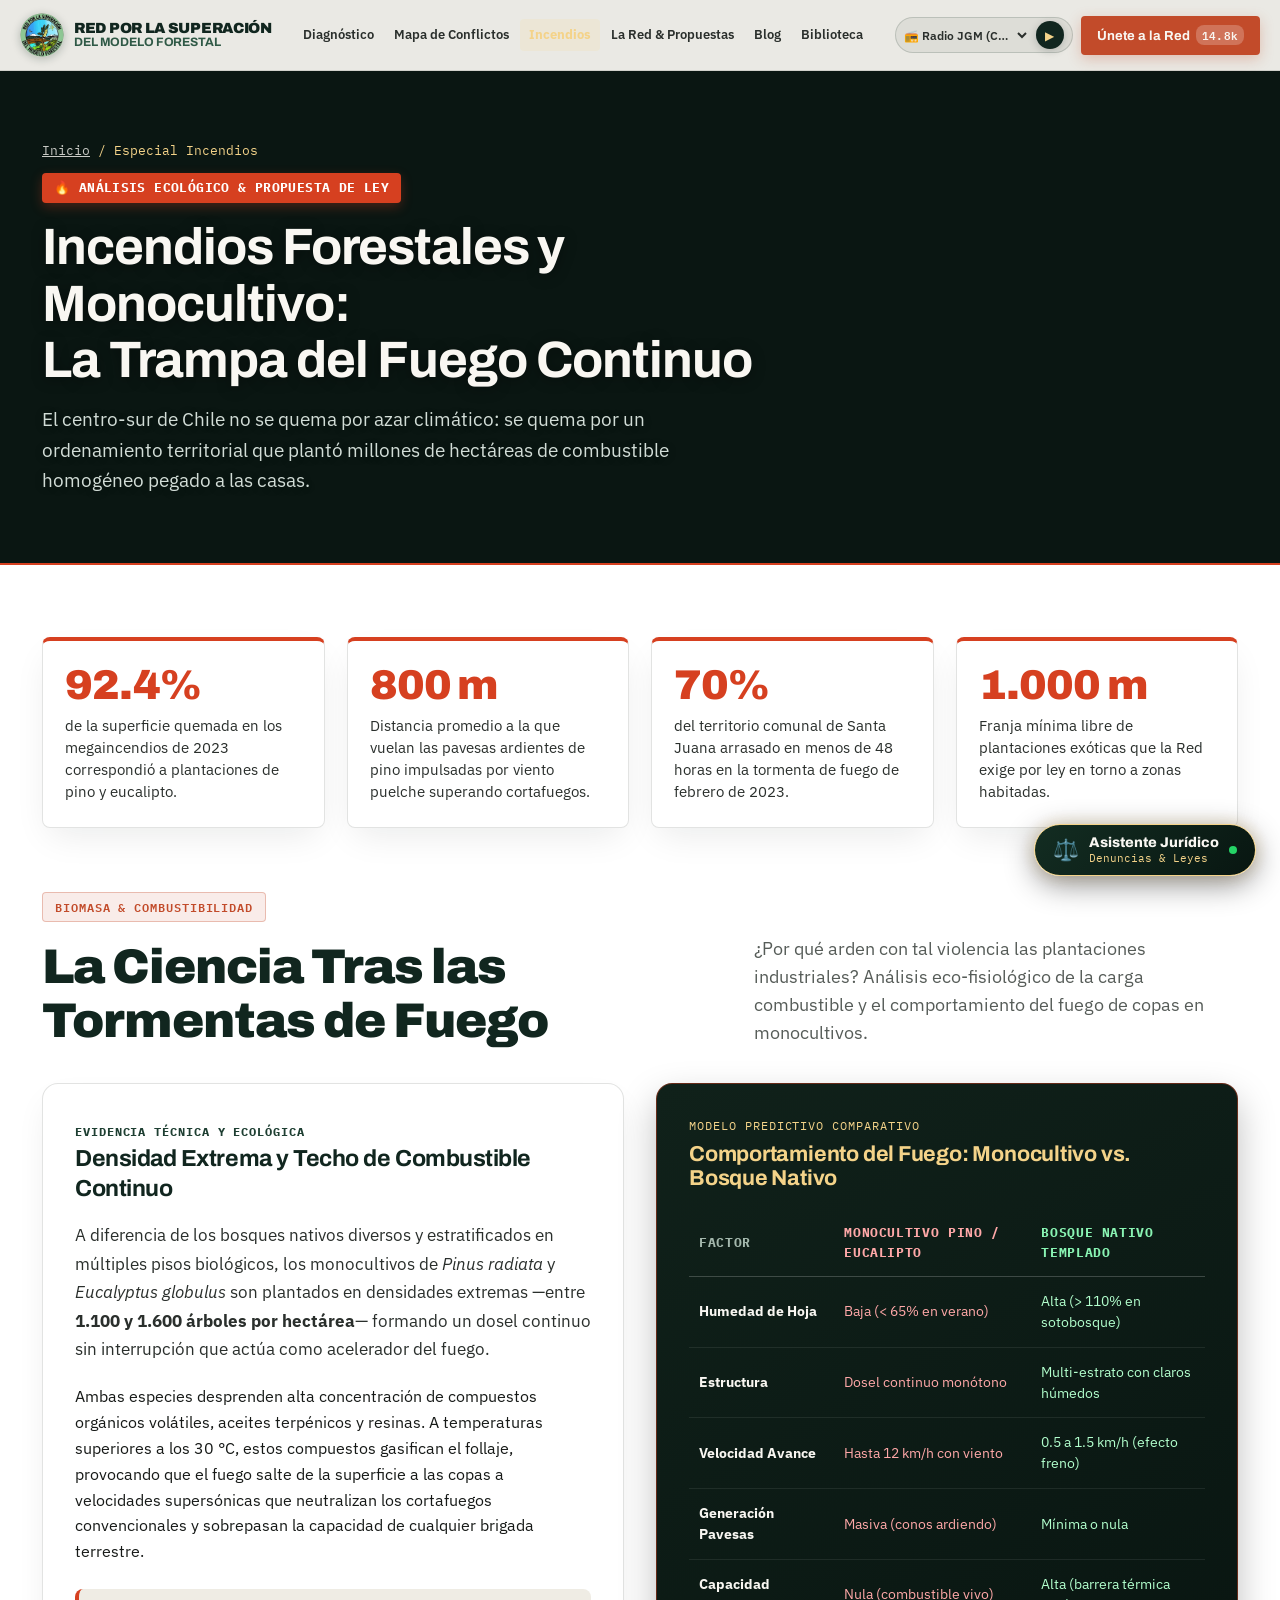
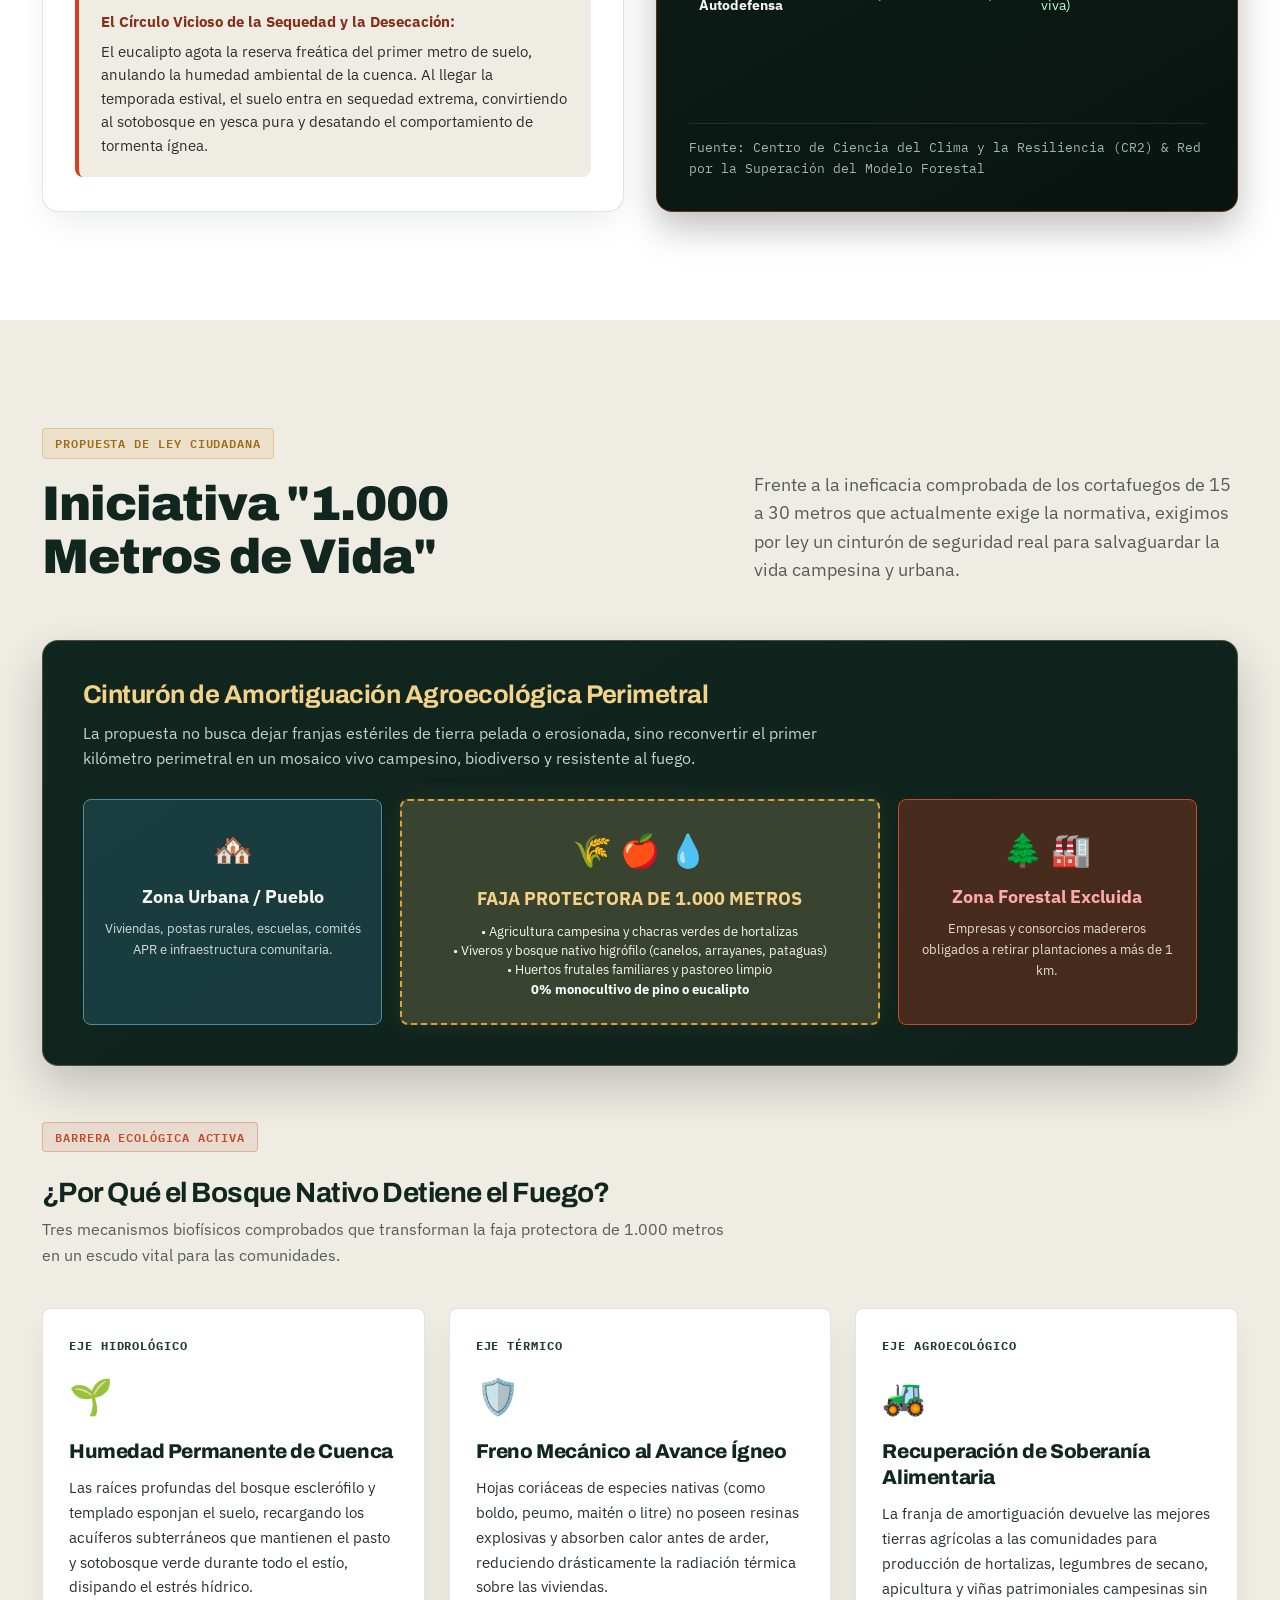
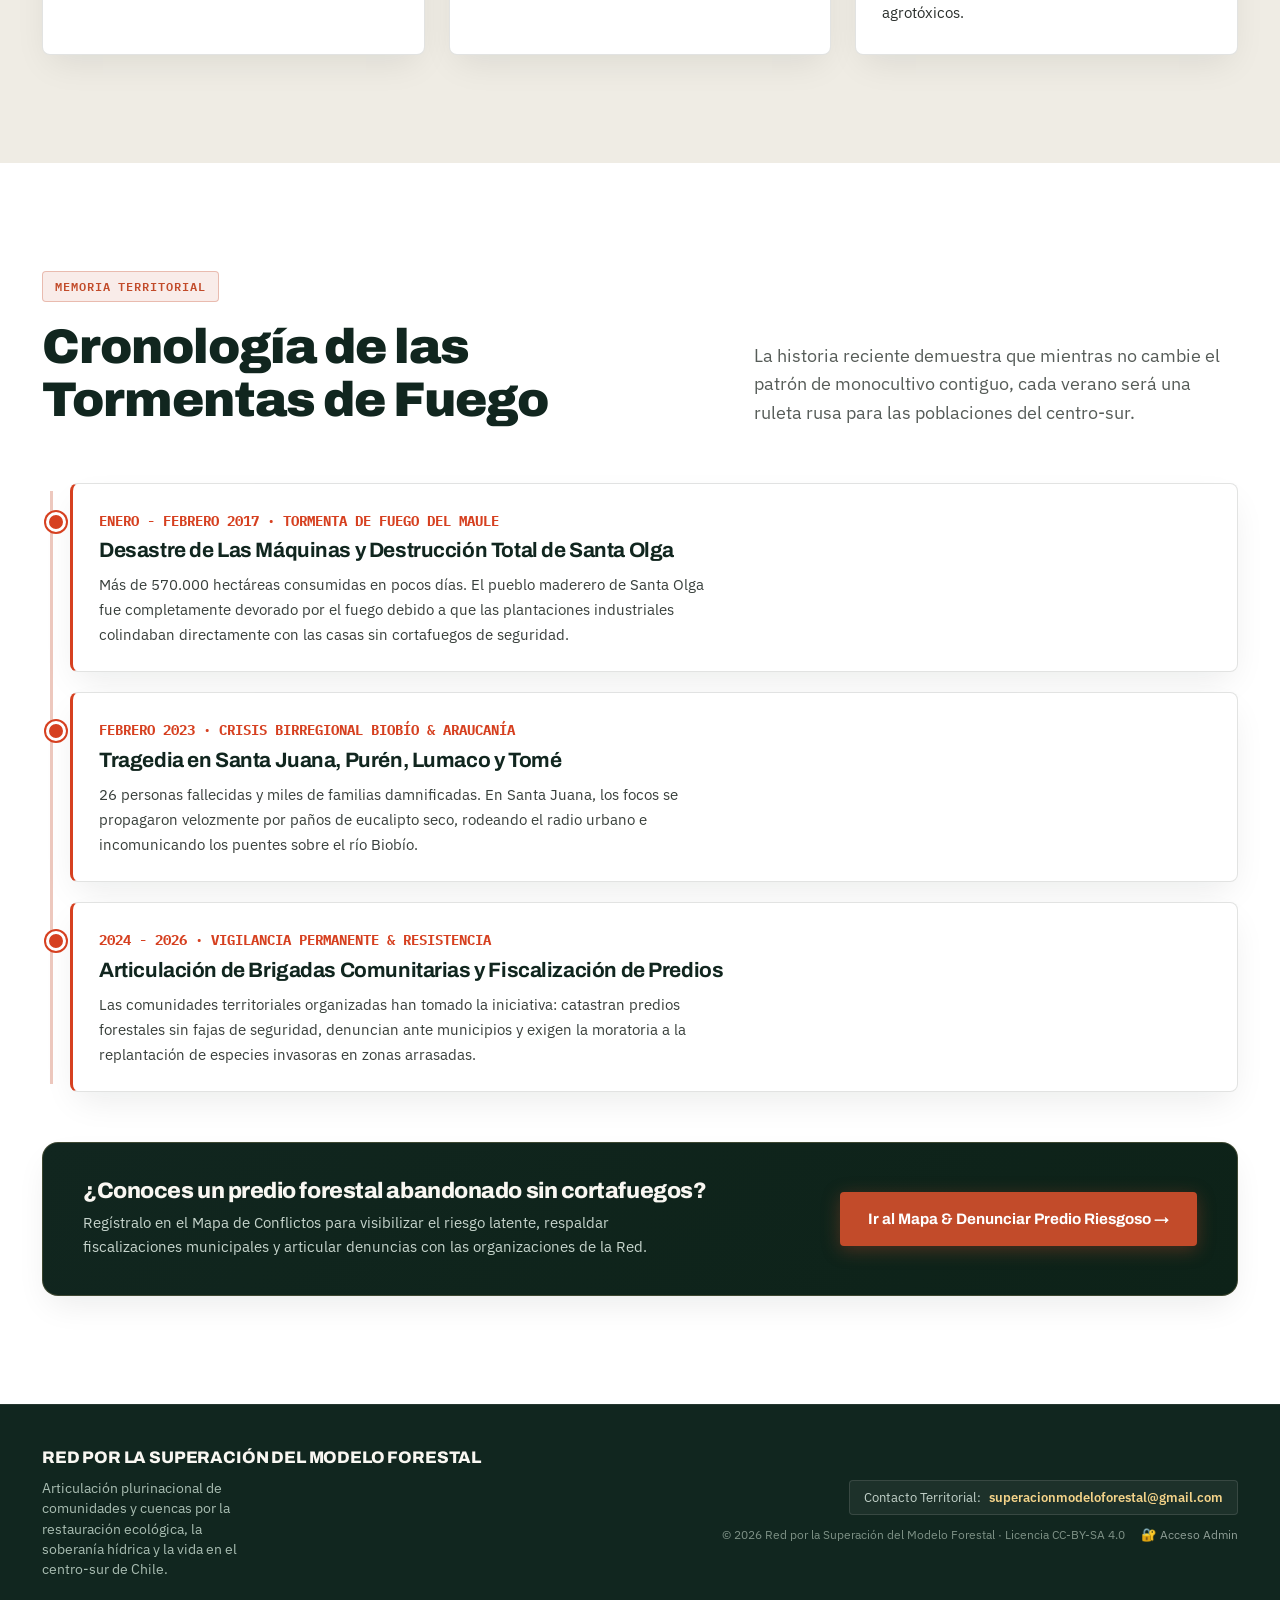
<file: incendios.html>
<!DOCTYPE html>
<html lang="es-CL">
<head>
<meta charset="UTF-8">
<meta name="viewport" content="width=device-width, initial-scale=1.0">
<title>Incendios Forestales y Monocultivo | Red por la Superación del Modelo Forestal</title>
<meta name="description" content="Análisis territorial de los megaincendios en el centro-sur de Chile: continuidad de combustible, sequedad de cuencas y la propuesta de ley de 1.000 metros de cortafuegos.">

<!-- Tipografías de Google Fonts -->
<link rel="preconnect" href="https://fonts.googleapis.com">
<link rel="preconnect" href="https://fonts.gstatic.com" crossorigin>
<link href="https://fonts.googleapis.com/css2?family=Archivo:ital,wght@0,400;0,600;0,700;0,800;0,900;1,700&family=IBM+Plex+Mono:wght@400;500;600;700&family=IBM+Plex+Sans:ital,wght@0,300;0,400;0,500;0,600;0,700;1,400&family=Syne:wght@700;800&display=swap" rel="stylesheet">

<!-- Favicon Oficial -->
<link rel="icon" type="image/png" href="img/favicon.png">
<link rel="apple-touch-icon" href="img/favicon.png">

<!-- Estilos Unificados -->
<link rel="stylesheet" href="css/style.css?v=20261004e">
</head>
<body>

<!-- Cabecera Global -->
<header class="site-header" id="siteHeader">
  <div class="wrap header-inner">
    <a href="index.html" class="brand-logo" aria-label="Inicio">
      <div class="brand-crest" title="Red por la Superación del Modelo Forestal">
        <img src="img/logo-resumof.png" alt="Logo Red por la Superación del Modelo Forestal" width="56" height="56" class="brand-logo-img">
      </div>
      <div class="brand-text">
        <div class="brand-title-row">
          <span class="brand-title-main">RED POR LA SUPERACIÓN</span>
          <span class="brand-title-sub">DEL MODELO FORESTAL</span>
        </div>
        <span class="brand-tagline">Articulación Socioambiental · Centro-Sur</span>
      </div>
    </a>

    <nav class="nav-desktop" aria-label="Navegación principal">
      <div class="nav-links-track">
        <a href="diagnostico.html" class="nav-link">Diagnóstico</a>
        <a href="mapa-conflictos.html" class="nav-link">Mapa de Conflictos</a>
        <a href="incendios.html" class="nav-link active-page">Incendios</a>
        <a href="la-red.html" class="nav-link">La Red & Propuestas</a>
        <a href="blog.html" class="nav-link">Blog</a>
        <a href="biblioteca.html" class="nav-link">Biblioteca</a>
      </div>
    </nav>

    <div class="header-cta-group">
      <!-- Sintonizador Directo de Radio Comunitaria & Podcasts -->
      <div class="header-audio-widget" id="headerAudioWidget" title="Sintonizador de Radio y Podcasts">
        <select id="headerAudioSelect" class="header-audio-select" aria-label="Seleccionar Señal de Audio">
          <option value="jgm" data-src="https://sonic-us.arkeo.cl/8186/stream">📻 Radio JGM (Comunitaria)</option>
          <option value="ritoque" data-src="https://archi-us.digitalproserver.com/ritoquefm_aac">📻 Radio Ritoque (Valparaíso)</option>
          <option value="biobio" data-src="https://unlimited3-cl.dps.live/biobiosantiago/mp3/icecast.audio">📻 Radio Biobío (Centro-Sur)</option>
          <option value="kambio" data-src="https://sonic.streamingchilenos.com/8048/stream">📻 Radio Kambio (Sur)</option>
          <option value="podcast1" data-src="https://dn721906.ca.archive.org/0/items/AnaLeyAgroforestal/Ana%20ley%20agroforestal.mp3">🎙️ Podcast: Ley Agroforestal</option>
          <option value="podcast2" data-src="https://upload.wikimedia.org/wikipedia/commons/2/2b/Singing-in-the-Rain-Forest-How-a-Tropical-Bird-Song-Transfers-Information-pone.0001580.s001.ogg">🎙️ Podcast: Canto del Chucao</option>
        </select>
        <button id="headerAudioPlayBtn" class="header-audio-play-btn" title="Reproducir señal de audio" aria-label="Reproducir o pausar audio">
          <span class="audio-play-icon" id="headerAudioPlayIcon">▶</span>
        </button>
        <div class="audio-wave-anim" id="headerAudioWave" style="display:none;">
          <span></span><span></span><span></span>
        </div>
      </div>

      <a href="index.html#unete" class="btn btn-primary header-cta-btn">
        <span>Únete a la Red</span>
        <span class="cta-counter-chip">14.8k</span>
      </a>
      <button class="mobile-menu-btn" id="mobileMenuToggle" aria-label="Abrir menú">
        <span class="menu-icon-bar"></span>
        <span class="menu-icon-bar"></span>
        <span class="menu-icon-bar"></span>
      </button>
    </div>
  </div>

  <!-- Menú Móvil -->
  <div class="mobile-nav-drawer" id="mobileDrawer">
    <div class="mobile-drawer-header">
      <span class="mobile-drawer-tag">NAVEGACIÓN TERRITORIAL</span>
      <button class="mobile-drawer-close" id="mobileDrawerClose">✕</button>
    </div>
    <div class="mobile-nav-group">
      <a href="diagnostico.html" class="mobile-nav-link"><span>📊</span> Diagnóstico</a>
      <a href="mapa-conflictos.html" class="mobile-nav-link"><span>🗺️</span> Mapa de Conflictos</a>
      <a href="incendios.html" class="mobile-nav-link active"><span>🔥</span> Incendios Forestales</a>
      <a href="la-red.html" class="mobile-nav-link"><span>✊</span> La Red & 5 Propuestas de Ley</a>
      <a href="blog.html" class="mobile-nav-link"><span>📰</span> Blog & Noticias</a>
      <a href="biblioteca.html" class="mobile-nav-link"><span>📚</span> Biblioteca</a>
    </div>
  </div>
</header>

<main>
  <!-- Subpage Hero con Banner Unsplash -->
  <section class="subpage-hero hero-incendios" style="border-bottom:2px solid var(--terracota-fuego);">
    <div class="wrap">
      <div class="breadcrumb">
        <a href="index.html">Inicio</a> <span>/</span> <span>Especial Incendios</span>
      </div>
      <span class="fire-badge">🔥 ANÁLISIS ECOLÓGICO & PROPUESTA DE LEY</span>
      <h1>Incendios Forestales y Monocultivo:<br>La Trampa del Fuego Continuo</h1>
      <p class="lead">
        El centro-sur de Chile no se quema por azar climático: se quema por un ordenamiento territorial que plantó millones de hectáreas de combustible homogéneo pegado a las casas.
      </p>
    </div>
  </section>

  <!-- Cifras de la Emergencia Ígnea -->
  <section class="section" style="padding-top:40px;background:#FFF;">
    <div class="wrap">
      <div class="fire-stats-strip">
        <div class="fire-stat-box">
          <div class="num">92.4%</div>
          <div class="desc">de la superficie quemada en los megaincendios de 2023 correspondió a plantaciones de pino y eucalipto.</div>
        </div>
        <div class="fire-stat-box">
          <div class="num">800 m</div>
          <div class="desc">Distancia promedio a la que vuelan las pavesas ardientes de pino impulsadas por viento puelche superando cortafuegos.</div>
        </div>
        <div class="fire-stat-box">
          <div class="num">70%</div>
          <div class="desc">del territorio comunal de Santa Juana arrasado en menos de 48 horas en la tormenta de fuego de febrero de 2023.</div>
        </div>
        <div class="fire-stat-box">
          <div class="num">1.000 m</div>
          <div class="desc">Franja mínima libre de plantaciones exóticas que la Red exige por ley en torno a zonas habitadas.</div>
        </div>
      </div>

      <!-- Sección 1: La Ciencia del Fuego y el Combustible Continuo -->
      <div class="section-head" style="margin-top:64px;margin-bottom:36px;">
        <div>
          <span class="mono-badge">Biomasa & Combustibilidad</span>
          <h2>La Ciencia Tras las Tormentas de Fuego</h2>
        </div>
        <p class="lead">
          ¿Por qué arden con tal violencia las plantaciones industriales? Análisis eco-fisiológico de la carga combustible y el comportamiento del fuego de copas en monocultivos.
        </p>
      </div>

      <div class="grid-2-responsive" style="align-items:stretch;">
        <!-- Columna Izquierda: Tarjeta Editorial Estructurada -->
        <div class="fire-analysis-card">
          <div>
            <span class="fire-benefit-tag">EVIDENCIA TÉCNICA Y ECOLÓGICA</span>
            <h3 style="font-size:1.45rem;color:var(--bosque-profundo);margin-bottom:18px;line-height:1.28;">Densidad Extrema y Techo de Combustible Continuo</h3>
            <p class="card-lead-text">
              A diferencia de los bosques nativos diversos y estratificados en múltiples pisos biológicos, los monocultivos de <em>Pinus radiata</em> y <em>Eucalyptus globulus</em> son plantados en densidades extremas —entre <strong>1.100 y 1.600 árboles por hectárea</strong>— formando un dosel continuo sin interrupción que actúa como acelerador del fuego.
            </p>
            <p class="card-secondary-text">
              Ambas especies desprenden alta concentración de compuestos orgánicos volátiles, aceites terpénicos y resinas. A temperaturas superiores a los 30 °C, estos compuestos gasifican el follaje, provocando que el fuego salte de la superficie a las copas a velocidades supersónicas que neutralizan los cortafuegos convencionales y sobrepasan la capacidad de cualquier brigada terrestre.
            </p>
          </div>
          
          <div class="fire-callout-box">
            <strong>El Círculo Vicioso de la Sequedad y la Desecación:</strong>
            <p>
              El eucalipto agota la reserva freática del primer metro de suelo, anulando la humedad ambiental de la cuenca. Al llegar la temporada estival, el suelo entra en sequedad extrema, convirtiendo al sotobosque en yesca pura y desatando el comportamiento de tormenta ígnea.
            </p>
          </div>
        </div>

        <!-- Columna Derecha: Tarjeta Comparativa Enmarcada -->
        <div class="fire-compare-card" style="display:flex;flex-direction:column;justify-content:space-between;">
          <div>
            <span style="font-family:'IBM Plex Mono',monospace;font-size:0.75rem;letter-spacing:0.08em;color:#F4D389;text-transform:uppercase;display:block;margin-bottom:8px;">MODELO PREDICTIVO COMPARATIVO</span>
            <h3>Comportamiento del Fuego: Monocultivo vs. Bosque Nativo</h3>
            <table class="fire-compare-table">
              <thead>
                <tr>
                  <th style="color:#A4B8AD;">Factor</th>
                  <th style="color:#FFA8A8;">Monocultivo Pino / Eucalipto</th>
                  <th style="color:#89F4B3;">Bosque Nativo Templado</th>
                </tr>
              </thead>
              <tbody>
                <tr>
                  <td><strong>Humedad de Hoja</strong></td>
                  <td style="color:#FFA8A8;">Baja (&lt; 65% en verano)</td>
                  <td style="color:#B2FFCD;">Alta (&gt; 110% en sotobosque)</td>
                </tr>
                <tr>
                  <td><strong>Estructura</strong></td>
                  <td style="color:#FFA8A8;">Dosel continuo monótono</td>
                  <td style="color:#B2FFCD;">Multi-estrato con claros húmedos</td>
                </tr>
                <tr>
                  <td><strong>Velocidad Avance</strong></td>
                  <td style="color:#FFA8A8;">Hasta 12 km/h con viento</td>
                  <td style="color:#B2FFCD;">0.5 a 1.5 km/h (efecto freno)</td>
                </tr>
                <tr>
                  <td><strong>Generación Pavesas</strong></td>
                  <td style="color:#FFA8A8;">Masiva (conos ardiendo)</td>
                  <td style="color:#B2FFCD;">Mínima o nula</td>
                </tr>
                <tr>
                  <td><strong>Capacidad Autodefensa</strong></td>
                  <td style="color:#FFA8A8;">Nula (combustible vivo)</td>
                  <td style="color:#B2FFCD;">Alta (barrera térmica viva)</td>
                </tr>
              </tbody>
            </table>
          </div>
          <div style="margin-top:20px;padding-top:14px;border-top:1px solid rgba(255,255,255,0.1);font-size:0.8rem;color:#A4B8AD;font-family:'IBM Plex Mono',monospace;">
            Fuente: Centro de Ciencia del Clima y la Resiliencia (CR2) & Red por la Superación del Modelo Forestal
          </div>
        </div>
      </div>
    </div>
  </section>

  <!-- Sección 2: Infografía de la Propuesta "1.000 Metros de Vida" -->
  <section class="section" style="background:var(--blanco-pergamino);">
    <div class="wrap">
      <div class="section-head">
        <div>
          <span class="mono-badge badge-amber">Propuesta de Ley Ciudadana</span>
          <h2>Iniciativa "1.000 Metros de Vida"</h2>
        </div>
        <p class="lead">
          Frente a la ineficacia comprobada de los cortafuegos de 15 a 30 metros que actualmente exige la normativa, exigimos por ley un cinturón de seguridad real para salvaguardar la vida campesina y urbana.
        </p>
      </div>

      <div class="firebreak-infographic">
        <h3 style="font-size:1.6rem;color:#F4D389;margin-bottom:12px;">Cinturón de Amortiguación Agroecológica Perimetral</h3>
        <p style="color:#C6D4CC;max-width:75ch;font-size:0.98rem;line-height:1.6;">
          La propuesta no busca dejar franjas estériles de tierra pelada o erosionada, sino reconvertir el primer kilómetro perimetral en un mosaico vivo campesino, biodiverso y resistente al fuego.
        </p>

        <div class="firebreak-visual">
          <div class="firebreak-zone pueblo">
            <span style="font-size:2rem;margin-bottom:8px;">🏘️</span>
            <strong style="color:#F9F7F2;font-size:1.1rem;">Zona Urbana / Pueblo</strong>
            <small style="color:#D2DDD7;margin-top:6px;">Viviendas, postas rurales, escuelas, comités APR e infraestructura comunitaria.</small>
          </div>

          <div class="firebreak-zone buffer">
            <span style="font-size:2rem;margin-bottom:8px;">🌾 🍎 💧</span>
            <strong style="color:#F4D389;font-size:1.15rem;">FAJA PROTECTORA DE 1.000 METROS</strong>
            <small style="color:#F9F7F2;margin-top:8px;line-height:1.45;">
              • Agricultura campesina y chacras verdes de hortalizas<br>
              • Viveros y bosque nativo higrófilo (canelos, arrayanes, pataguas)<br>
              • Huertos frutales familiares y pastoreo limpio<br>
              <strong style="color:#FFF;">0% monocultivo de pino o eucalipto</strong>
            </small>
          </div>

          <div class="firebreak-zone pino">
            <span style="font-size:2rem;margin-bottom:8px;">🌲 🏭</span>
            <strong style="color:#FFA8A8;font-size:1.1rem;">Zona Forestal Excluida</strong>
            <small style="color:#E6DFD5;margin-top:6px;">Empresas y consorcios madereros obligados a retirar plantaciones a más de 1 km.</small>
          </div>
        </div>
      </div>

      <!-- Encabezado de Subsección: Beneficios del Bosque Nativo como Cortafuego -->
      <div style="margin-top:56px;">
        <span class="mono-badge">Barrera Ecológica Activa</span>
        <h3 style="font-size:1.75rem;color:var(--bosque-profundo);margin-top:8px;margin-bottom:8px;">¿Por Qué el Bosque Nativo Detiene el Fuego?</h3>
        <p style="color:var(--gris-ceniza);max-width:70ch;font-size:1rem;margin-bottom:28px;">
          Tres mecanismos biofísicos comprobados que transforman la faja protectora de 1.000 metros en un escudo vital para las comunidades.
        </p>

        <div class="fire-benefits-grid">
          <div class="fire-benefit-card">
            <span class="fire-benefit-tag">EJE HIDROLÓGICO</span>
            <span class="fire-benefit-icon">🌱</span>
            <h4>Humedad Permanente de Cuenca</h4>
            <p>Las raíces profundas del bosque esclerófilo y templado esponjan el suelo, recargando los acuíferos subterráneos que mantienen el pasto y sotobosque verde durante todo el estío, disipando el estrés hídrico.</p>
          </div>
          
          <div class="fire-benefit-card">
            <span class="fire-benefit-tag">EJE TÉRMICO</span>
            <span class="fire-benefit-icon">🛡️</span>
            <h4>Freno Mecánico al Avance Ígneo</h4>
            <p>Hojas coriáceas de especies nativas (como boldo, peumo, maitén o litre) no poseen resinas explosivas y absorben calor antes de arder, reduciendo drásticamente la radiación térmica sobre las viviendas.</p>
          </div>
          
          <div class="fire-benefit-card">
            <span class="fire-benefit-tag">EJE AGROECOLÓGICO</span>
            <span class="fire-benefit-icon">🚜</span>
            <h4>Recuperación de Soberanía Alimentaria</h4>
            <p>La franja de amortiguación devuelve las mejores tierras agrícolas a las comunidades para producción de hortalizas, legumbres de secano, apicultura y viñas patrimoniales campesinas sin agrotóxicos.</p>
          </div>
        </div>
      </div>
    </div>
  </section>

  <!-- Sección 3: Cronología Histórica de Megaincendios -->
  <section class="section" style="background:#FFF;">
    <div class="wrap">
      <div class="section-head">
        <div>
          <span class="mono-badge">Memoria Territorial</span>
          <h2>Cronología de las Tormentas de Fuego</h2>
        </div>
        <p class="lead">
          La historia reciente demuestra que mientras no cambie el patrón de monocultivo contiguo, cada verano será una ruleta rusa para las poblaciones del centro-sur.
        </p>
      </div>

      <div class="fire-timeline">
        <div class="fire-timeline-item">
          <span style="font-family:'IBM Plex Mono',monospace;color:var(--terracota-fuego);font-weight:700;font-size:0.85rem;">ENERO - FEBRERO 2017 · TORMENTA DE FUEGO DEL MAULE</span>
          <h3 style="margin:6px 0 10px;font-size:1.3rem;">Desastre de Las Máquinas y Destrucción Total de Santa Olga</h3>
          <p style="font-size:0.95rem;color:#383F3B;line-height:1.65;margin:0;">
            Más de 570.000 hectáreas consumidas en pocos días. El pueblo maderero de Santa Olga fue completamente devorado por el fuego debido a que las plantaciones industriales colindaban directamente con las casas sin cortafuegos de seguridad.
          </p>
        </div>

        <div class="fire-timeline-item">
          <span style="font-family:'IBM Plex Mono',monospace;color:var(--terracota-fuego);font-weight:700;font-size:0.85rem;">FEBRERO 2023 · CRISIS BIRREGIONAL BIOBÍO & ARAUCANÍA</span>
          <h3 style="margin:6px 0 10px;font-size:1.3rem;">Tragedia en Santa Juana, Purén, Lumaco y Tomé</h3>
          <p style="font-size:0.95rem;color:#383F3B;line-height:1.65;margin:0;">
            26 personas fallecidas y miles de familias damnificadas. En Santa Juana, los focos se propagaron velozmente por paños de eucalipto seco, rodeando el radio urbano e incomunicando los puentes sobre el río Biobío.
          </p>
        </div>

        <div class="fire-timeline-item">
          <span style="font-family:'IBM Plex Mono',monospace;color:var(--terracota-fuego);font-weight:700;font-size:0.85rem;">2024 - 2026 · VIGILANCIA PERMANENTE & RESISTENCIA</span>
          <h3 style="margin:6px 0 10px;font-size:1.3rem;">Articulación de Brigadas Comunitarias y Fiscalización de Predios</h3>
          <p style="font-size:0.95rem;color:#383F3B;line-height:1.65;margin:0;">
            Las comunidades territoriales organizadas han tomado la iniciativa: catastran predios forestales sin fajas de seguridad, denuncian ante municipios y exigen la moratoria a la replantación de especies invasoras en zonas arrasadas.
          </p>
        </div>
      </div>

      <!-- Banner de Acción Territorial -->
      <div class="fire-action-banner">
        <div class="fire-action-content">
          <h4>¿Conoces un predio forestal abandonado sin cortafuegos?</h4>
          <p>Regístralo en el Mapa de Conflictos para visibilizar el riesgo latente, respaldar fiscalizaciones municipales y articular denuncias con las organizaciones de la Red.</p>
        </div>
        <a href="mapa-conflictos.html" class="btn btn-primary" style="white-space:nowrap;">
          Ir al Mapa & Denunciar Predio Riesgoso →
        </a>
      </div>
    </div>
  </section>
</main>

<!-- Footer Limpio y Minimalista -->
<footer class="site-footer">
  <div class="wrap">
    <div class="footer-clean-wrap">
      <div class="footer-brand-side">
        <span class="brand-title">RED POR LA SUPERACIÓN DEL MODELO FORESTAL</span>
        <p class="footer-tagline">
          Articulación plurinacional de comunidades y cuencas por la restauración ecológica, la soberanía hídrica y la vida en el centro-sur de Chile.
        </p>
      </div>
      <div class="footer-contact-side">
        <div class="footer-email-badge">
          <span>Contacto Territorial:</span>
          <a href="mailto:superacionmodeloforestal@gmail.com">superacionmodeloforestal@gmail.com</a>
        </div>
        <div class="footer-meta-links">
          <span>© 2026 Red por la Superación del Modelo Forestal · Licencia CC-BY-SA 4.0</span>
          <a href="admin/index.html" class="footer-admin-link">🔐 Acceso Admin</a>
        </div>
      </div>
    </div>
  </div>
</footer>

<script src="js/main.js"></script>
<script src="js/bot-juridico.js"></script>
</body>
</html>
</file>
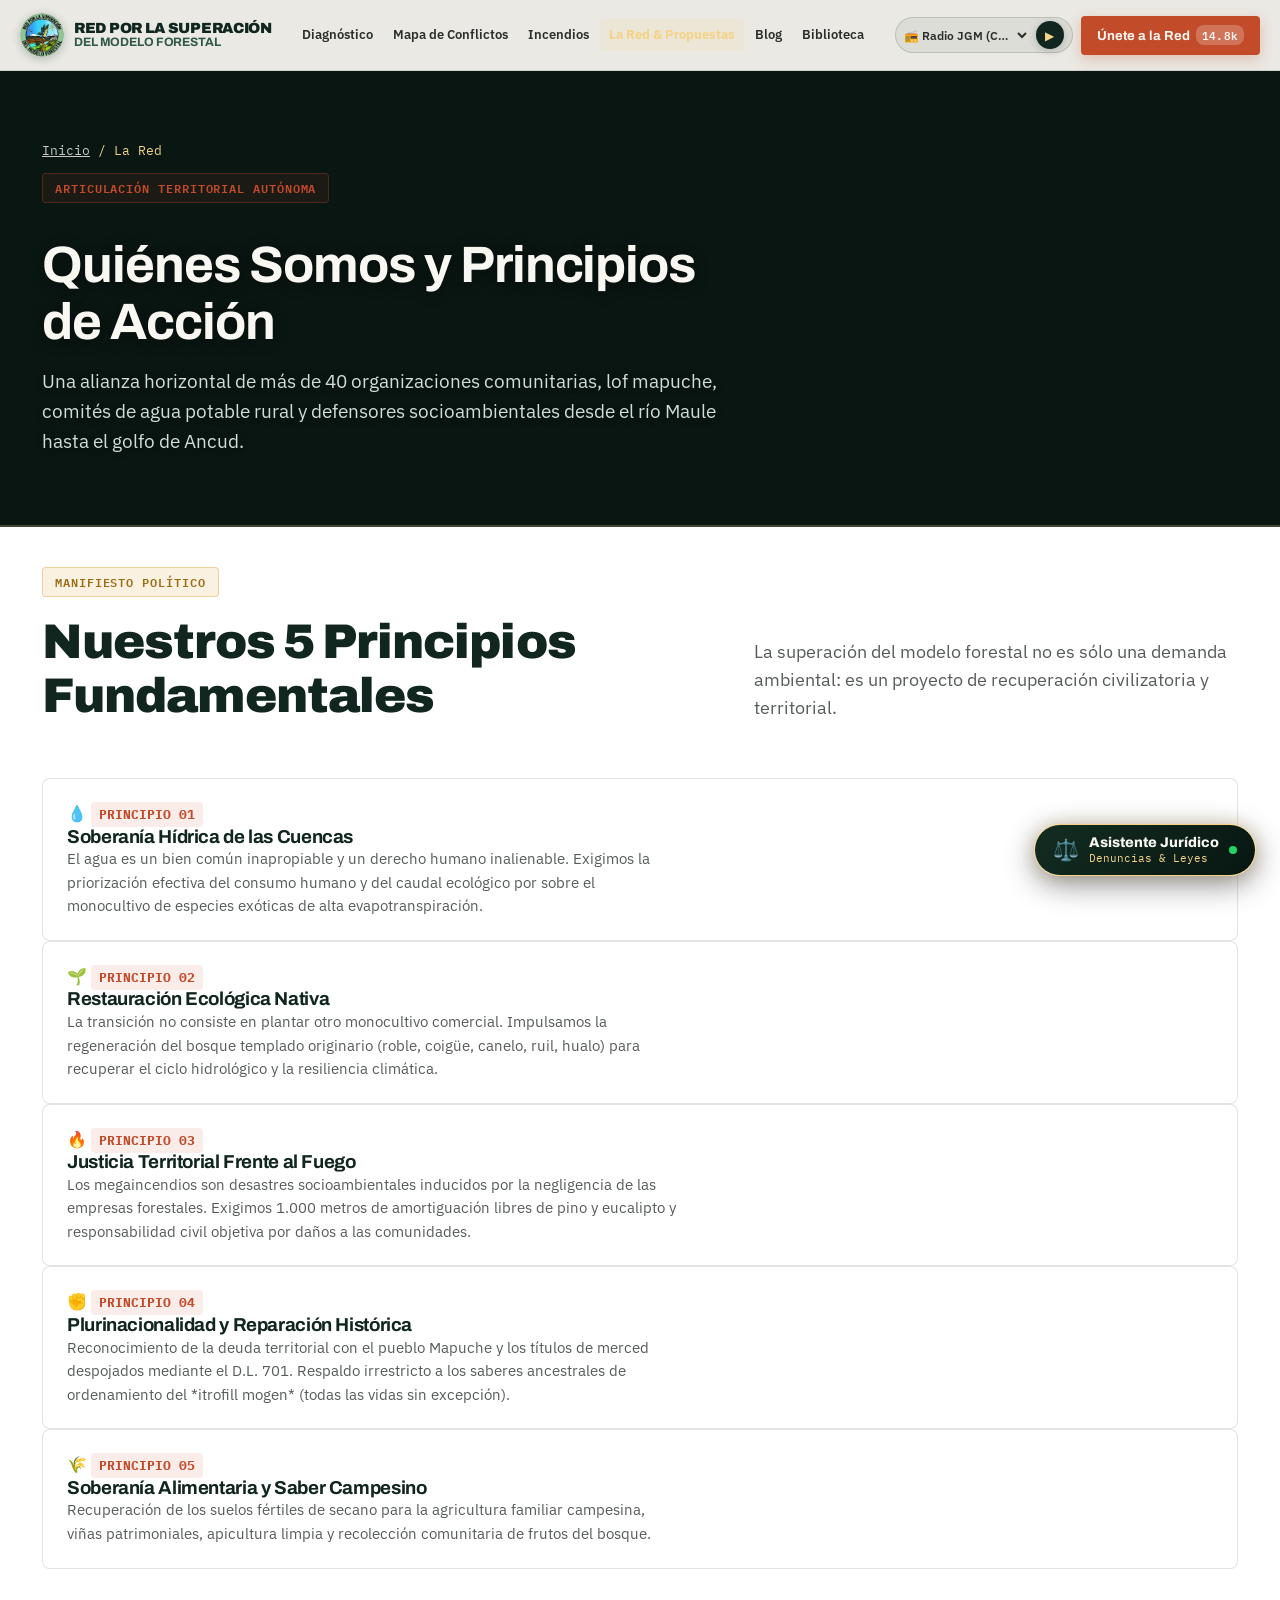
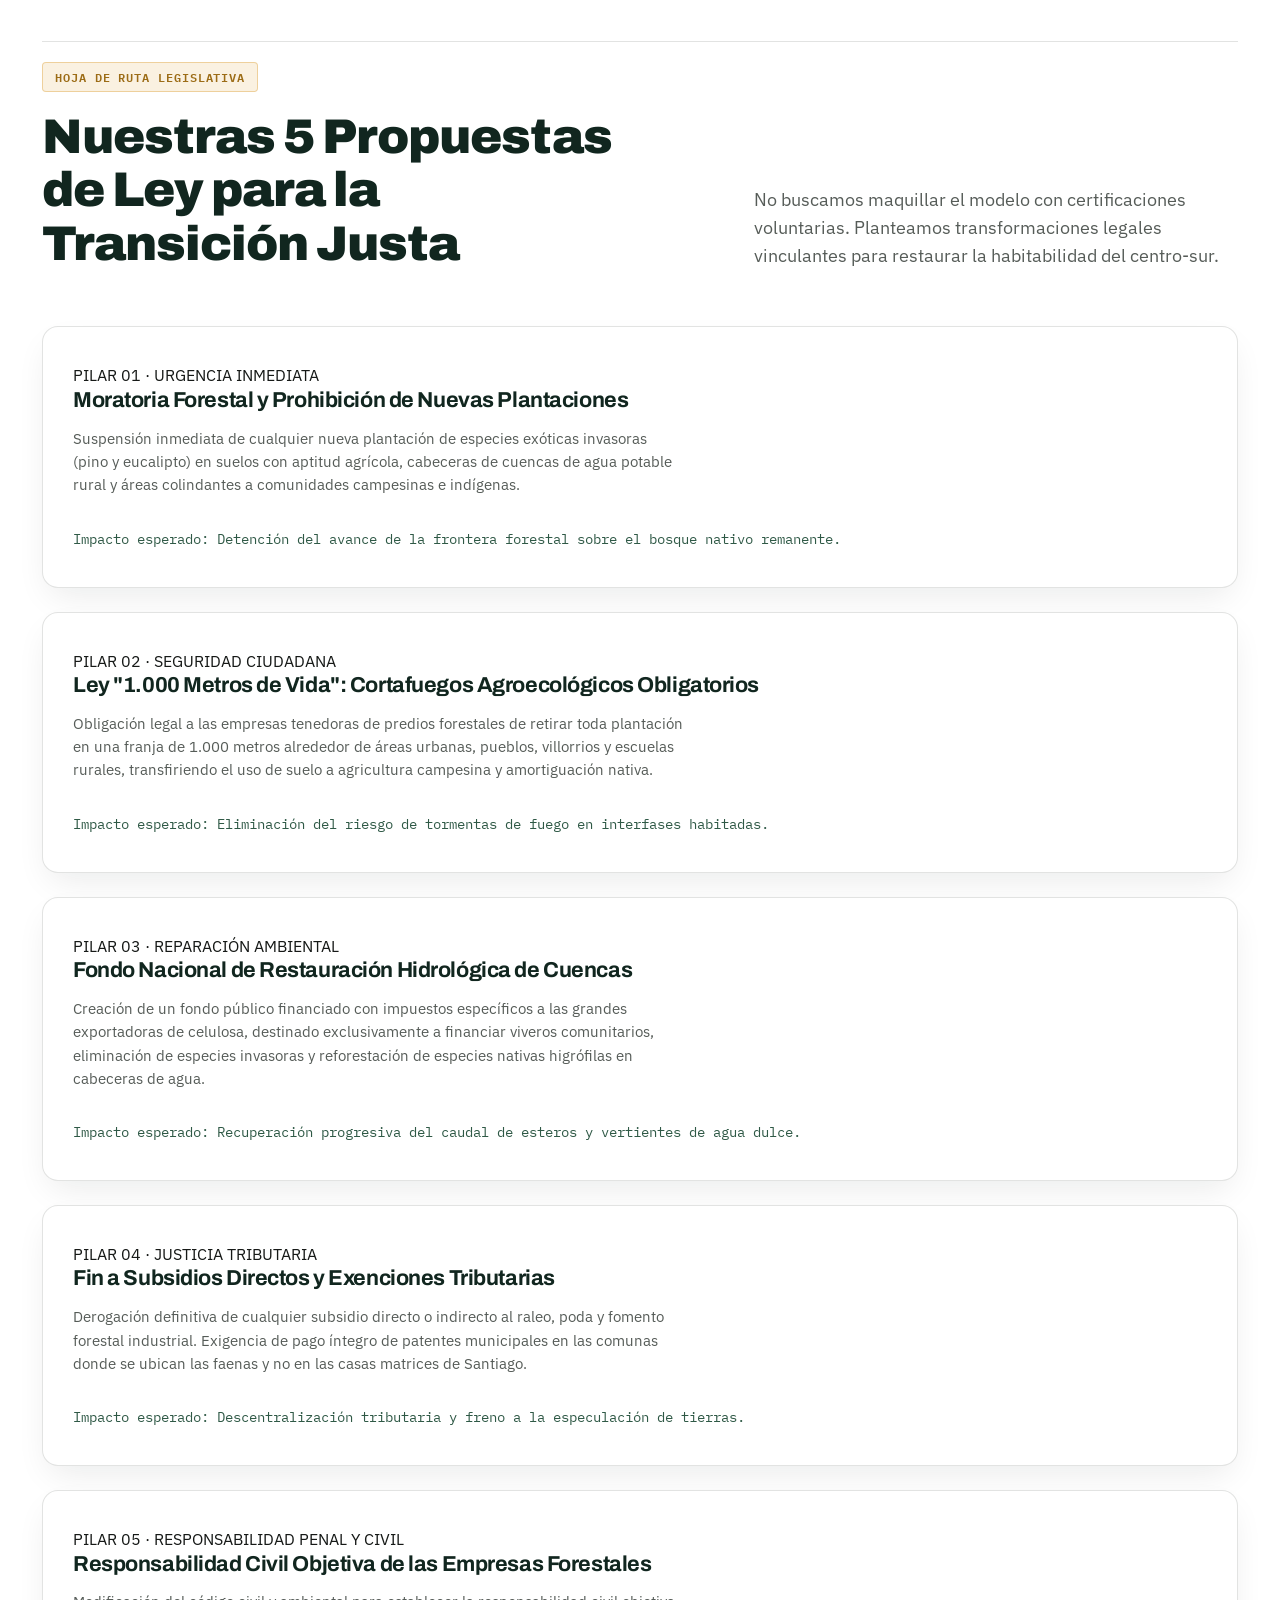
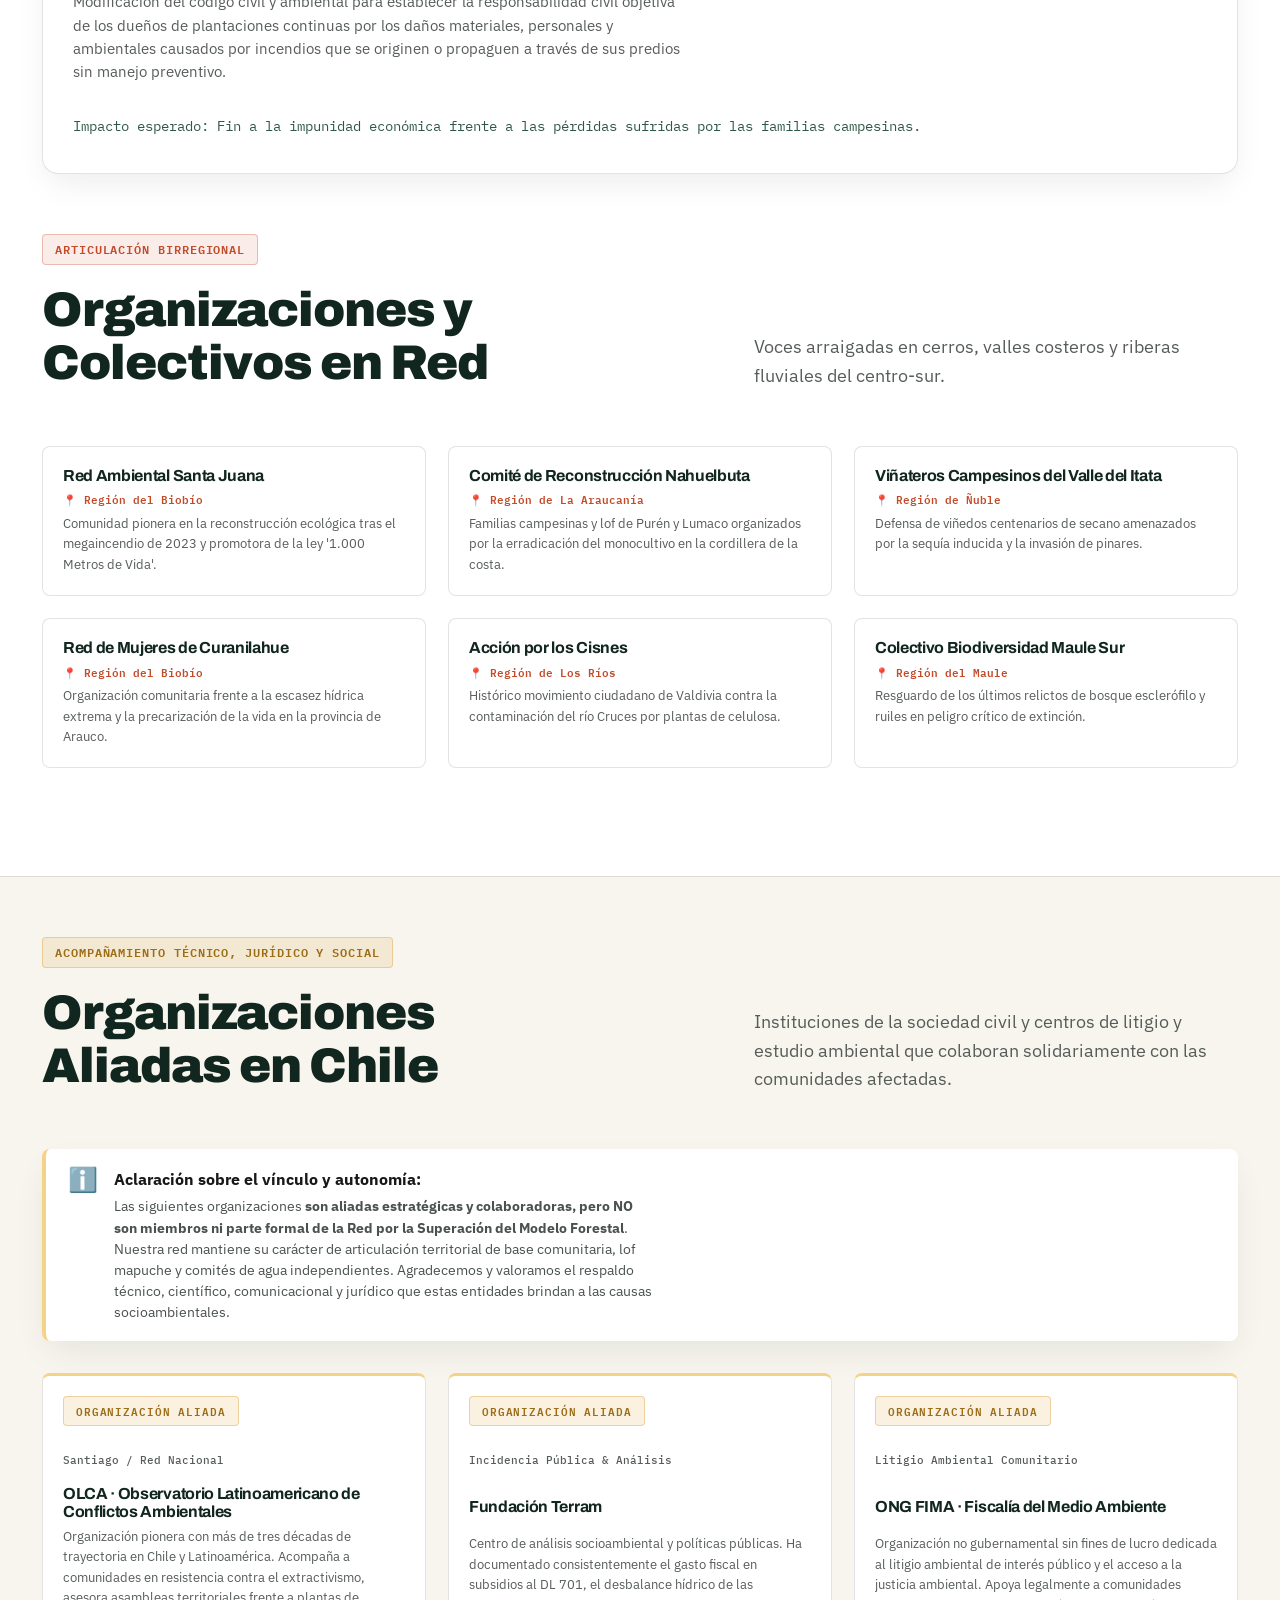
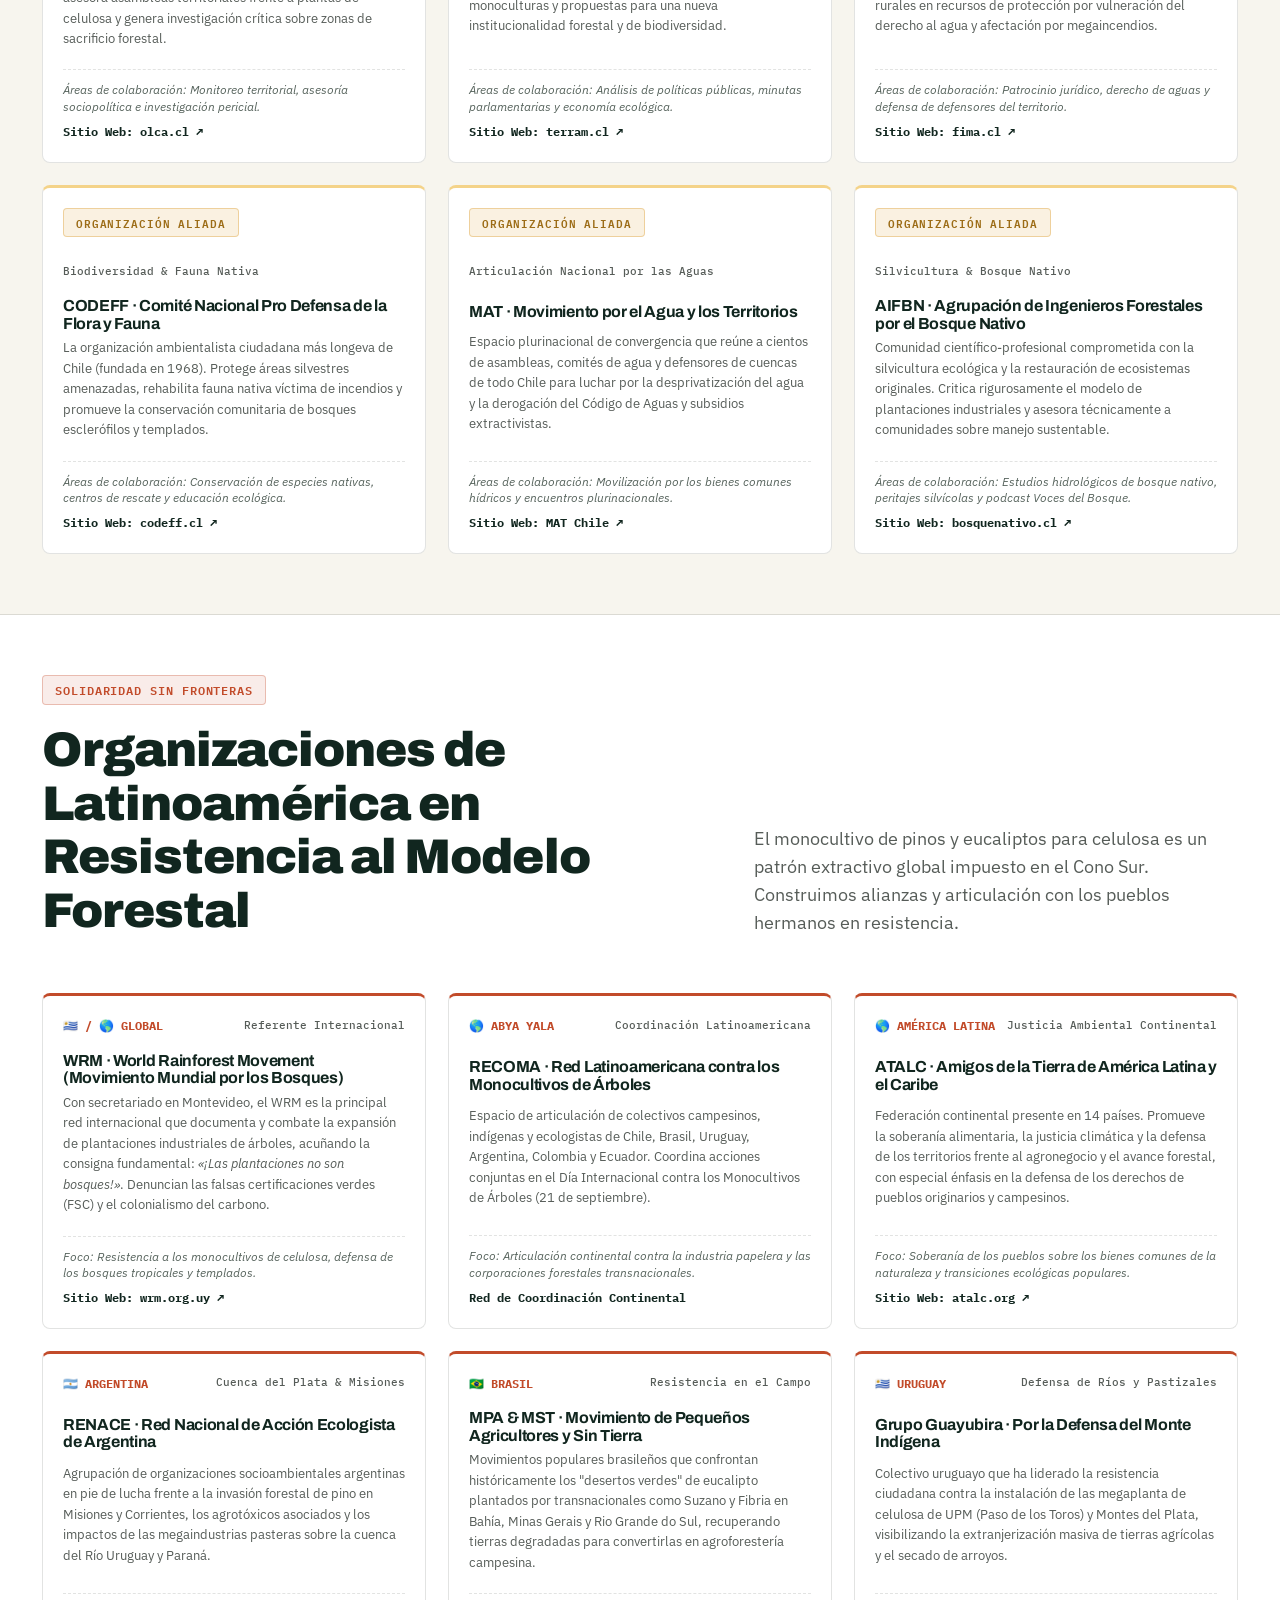
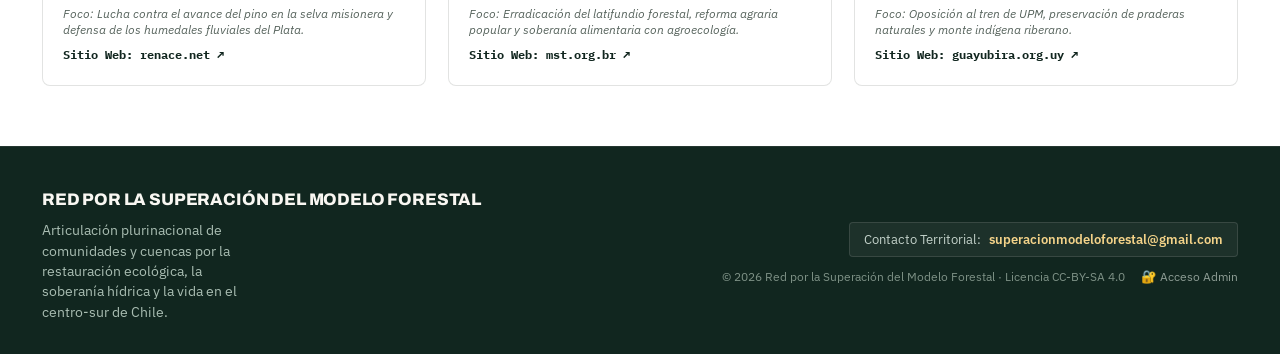
<file: la-red.html>
<!DOCTYPE html>
<html lang="es-CL">
<head>
<meta charset="UTF-8">
<meta name="viewport" content="width=device-width, initial-scale=1.0">
<title>La Red y Principios Fundacionales | Red por la Superación del Modelo Forestal</title>
<meta name="description" content="Quiénes somos, asambleas territoriales confederadas y los 5 principios de la articulación socioambiental por las cuencas del centro-sur de Chile.">

<!-- Tipografías de Google Fonts -->
<link rel="preconnect" href="https://fonts.googleapis.com">
<link rel="preconnect" href="https://fonts.gstatic.com" crossorigin>
<link href="https://fonts.googleapis.com/css2?family=Archivo:ital,wght@0,400;0,600;0,700;0,800;0,900;1,700&family=IBM+Plex+Mono:wght@400;500;600;700&family=IBM+Plex+Sans:ital,wght@0,300;0,400;0,500;0,600;0,700;1,400&family=Syne:wght@700;800&display=swap" rel="stylesheet">

<!-- Favicon Oficial -->
<link rel="icon" type="image/png" href="img/favicon.png">
<link rel="apple-touch-icon" href="img/favicon.png">

<!-- Estilos Unificados -->
<link rel="stylesheet" href="css/style.css?v=20261004e">
</head>
<body>

<!-- Cabecera Global -->
<header class="site-header" id="siteHeader">
  <div class="wrap header-inner">
    <a href="index.html" class="brand-logo" aria-label="Inicio">
      <div class="brand-crest" title="Red por la Superación del Modelo Forestal">
        <img src="img/logo-resumof.png" alt="Logo Red por la Superación del Modelo Forestal" width="56" height="56" class="brand-logo-img">
      </div>
      <div class="brand-text">
        <div class="brand-title-row">
          <span class="brand-title-main">RED POR LA SUPERACIÓN</span>
          <span class="brand-title-sub">DEL MODELO FORESTAL</span>
        </div>
        <span class="brand-tagline">Articulación Socioambiental · Centro-Sur</span>
      </div>
    </a>

    <nav class="nav-desktop" aria-label="Navegación principal">
      <div class="nav-links-track">
        <a href="diagnostico.html" class="nav-link">Diagnóstico</a>
        <a href="mapa-conflictos.html" class="nav-link">Mapa de Conflictos</a>
        <a href="incendios.html" class="nav-link">Incendios</a>
        <a href="la-red.html" class="nav-link active-page">La Red & Propuestas</a>
        <a href="blog.html" class="nav-link">Blog</a>
        <a href="biblioteca.html" class="nav-link">Biblioteca</a>
      </div>
    </nav>

    <div class="header-cta-group">
      <!-- Sintonizador Directo de Radio Comunitaria & Podcasts -->
      <div class="header-audio-widget" id="headerAudioWidget" title="Sintonizador de Radio y Podcasts">
        <select id="headerAudioSelect" class="header-audio-select" aria-label="Seleccionar Señal de Audio">
          <option value="jgm" data-src="https://sonic-us.arkeo.cl/8186/stream">📻 Radio JGM (Comunitaria)</option>
          <option value="ritoque" data-src="https://archi-us.digitalproserver.com/ritoquefm_aac">📻 Radio Ritoque (Valparaíso)</option>
          <option value="biobio" data-src="https://unlimited3-cl.dps.live/biobiosantiago/mp3/icecast.audio">📻 Radio Biobío (Centro-Sur)</option>
          <option value="kambio" data-src="https://sonic.streamingchilenos.com/8048/stream">📻 Radio Kambio (Sur)</option>
          <option value="podcast1" data-src="https://dn721906.ca.archive.org/0/items/AnaLeyAgroforestal/Ana%20ley%20agroforestal.mp3">🎙️ Podcast: Ley Agroforestal</option>
          <option value="podcast2" data-src="https://upload.wikimedia.org/wikipedia/commons/2/2b/Singing-in-the-Rain-Forest-How-a-Tropical-Bird-Song-Transfers-Information-pone.0001580.s001.ogg">🎙️ Podcast: Canto del Chucao</option>
        </select>
        <button id="headerAudioPlayBtn" class="header-audio-play-btn" title="Reproducir señal de audio" aria-label="Reproducir o pausar audio">
          <span class="audio-play-icon" id="headerAudioPlayIcon">▶</span>
        </button>
        <div class="audio-wave-anim" id="headerAudioWave" style="display:none;">
          <span></span><span></span><span></span>
        </div>
      </div>

      <a href="index.html#unete" class="btn btn-primary header-cta-btn">
        <span>Únete a la Red</span>
        <span class="cta-counter-chip">14.8k</span>
      </a>
      <button class="mobile-menu-btn" id="mobileMenuToggle" aria-label="Abrir menú">
        <span class="menu-icon-bar"></span>
        <span class="menu-icon-bar"></span>
        <span class="menu-icon-bar"></span>
      </button>
    </div>
  </div>

  <!-- Menú Móvil -->
  <div class="mobile-nav-drawer" id="mobileDrawer">
    <div class="mobile-drawer-header">
      <span class="mobile-drawer-tag">NAVEGACIÓN TERRITORIAL</span>
      <button class="mobile-drawer-close" id="mobileDrawerClose">✕</button>
    </div>
    <div class="mobile-nav-group">
      <a href="diagnostico.html" class="mobile-nav-link"><span>📊</span> Diagnóstico</a>
      <a href="mapa-conflictos.html" class="mobile-nav-link"><span>🗺️</span> Mapa de Conflictos</a>
      <a href="incendios.html" class="mobile-nav-link"><span>🔥</span> Incendios Forestales</a>
      <a href="la-red.html" class="mobile-nav-link active"><span>✊</span> La Red & 5 Propuestas de Ley</a>
      <a href="blog.html" class="mobile-nav-link"><span>📰</span> Blog & Noticias</a>
      <a href="biblioteca.html" class="mobile-nav-link"><span>📚</span> Biblioteca</a>
    </div>
  </div>
</header>

<main>
  <!-- Subpage Hero con Banner Unsplash -->
  <section class="subpage-hero hero-lared">
    <div class="wrap">
      <div class="breadcrumb">
        <a href="index.html">Inicio</a> <span>/</span> <span>La Red</span>
      </div>
      <span class="mono-badge">ARTICULACIÓN TERRITORIAL AUTÓNOMA</span>
      <h1>Quiénes Somos y Principios de Acción</h1>
      <p class="lead">
        Una alianza horizontal de más de 40 organizaciones comunitarias, lof mapuche, comités de agua potable rural y defensores socioambientales desde el río Maule hasta el golfo de Ancud.
      </p>
    </div>
  </section>

  <!-- Los 5 Principios Fundamentales -->
  <section class="section" style="background:#FFF;padding-top:40px;">
    <div class="wrap">
      <div class="section-head">
        <div>
          <span class="mono-badge badge-amber">Manifiesto Político</span>
          <h2>Nuestros 5 Principios Fundamentales</h2>
        </div>
        <p class="lead">
          La superación del modelo forestal no es sólo una demanda ambiental: es un proyecto de recuperación civilizatoria y territorial.
        </p>
      </div>

      <div class="principios-grid">
        <div class="principio-card">
          <span class="principio-icon">💧</span>
          <span class="principio-num">PRINCIPIO 01</span>
          <h3>Soberanía Hídrica de las Cuencas</h3>
          <p>
            El agua es un bien común inapropiable y un derecho humano inalienable. Exigimos la priorización efectiva del consumo humano y del caudal ecológico por sobre el monocultivo de especies exóticas de alta evapotranspiración.
          </p>
        </div>

        <div class="principio-card">
          <span class="principio-icon">🌱</span>
          <span class="principio-num">PRINCIPIO 02</span>
          <h3>Restauración Ecológica Nativa</h3>
          <p>
            La transición no consiste en plantar otro monocultivo comercial. Impulsamos la regeneración del bosque templado originario (roble, coigüe, canelo, ruil, hualo) para recuperar el ciclo hidrológico y la resiliencia climática.
          </p>
        </div>

        <div class="principio-card">
          <span class="principio-icon">🔥</span>
          <span class="principio-num">PRINCIPIO 03</span>
          <h3>Justicia Territorial Frente al Fuego</h3>
          <p>
            Los megaincendios son desastres socioambientales inducidos por la negligencia de las empresas forestales. Exigimos 1.000 metros de amortiguación libres de pino y eucalipto y responsabilidad civil objetiva por daños a las comunidades.
          </p>
        </div>

        <div class="principio-card">
          <span class="principio-icon">✊</span>
          <span class="principio-num">PRINCIPIO 04</span>
          <h3>Plurinacionalidad y Reparación Histórica</h3>
          <p>
            Reconocimiento de la deuda territorial con el pueblo Mapuche y los títulos de merced despojados mediante el D.L. 701. Respaldo irrestricto a los saberes ancestrales de ordenamiento del *itrofill mogen* (todas las vidas sin excepción).
          </p>
        </div>

        <div class="principio-card">
          <span class="principio-icon">🌾</span>
          <span class="principio-num">PRINCIPIO 05</span>
          <h3>Soberanía Alimentaria y Saber Campesino</h3>
          <p>
            Recuperación de los suelos fértiles de secano para la agricultura familiar campesina, viñas patrimoniales, apicultura limpia y recolección comunitaria de frutos del bosque.
          </p>
        </div>
      </div>

      <!-- NUESTRAS 5 PROPUESTAS DE LEY POLÍTICAS (INTEGRADAS) -->
      <div id="propuestas" style="margin-top:72px;padding-top:20px;border-top:1px solid var(--borde-suave);">
        <div class="section-head">
          <div>
            <span class="mono-badge badge-amber">HOJA DE RUTA LEGISLATIVA</span>
            <h2>Nuestras 5 Propuestas de Ley para la Transición Justa</h2>
          </div>
          <p class="lead">
            No buscamos maquillar el modelo con certificaciones voluntarias. Planteamos transformaciones legales vinculantes para restaurar la habitabilidad del centro-sur.
          </p>
        </div>

        <div style="display:flex;flex-direction:column;gap:24px;margin-bottom:48px;">
          <div class="propuesta-card">
            <div class="propuesta-badge">PILAR 01 · URGENCIA INMEDIATA</div>
            <h3>Moratoria Forestal y Prohibición de Nuevas Plantaciones</h3>
            <p>
              Suspensión inmediata de cualquier nueva plantación de especies exóticas invasoras (pino y eucalipto) en suelos con aptitud agrícola, cabeceras de cuencas de agua potable rural y áreas colindantes a comunidades campesinas e indígenas.
            </p>
            <div style="font-family:'IBM Plex Mono',monospace;font-size:0.85rem;color:var(--verde-musgo);margin-top:8px;">
              Impacto esperado: Detención del avance de la frontera forestal sobre el bosque nativo remanente.
            </div>
          </div>

          <div class="propuesta-card">
            <div class="propuesta-badge">PILAR 02 · SEGURIDAD CIUDADANA</div>
            <h3>Ley "1.000 Metros de Vida": Cortafuegos Agroecológicos Obligatorios</h3>
            <p>
              Obligación legal a las empresas tenedoras de predios forestales de retirar toda plantación en una franja de 1.000 metros alrededor de áreas urbanas, pueblos, villorrios y escuelas rurales, transfiriendo el uso de suelo a agricultura campesina y amortiguación nativa.
            </p>
            <div style="font-family:'IBM Plex Mono',monospace;font-size:0.85rem;color:var(--verde-musgo);margin-top:8px;">
              Impacto esperado: Eliminación del riesgo de tormentas de fuego en interfases habitadas.
            </div>
          </div>

          <div class="propuesta-card">
            <div class="propuesta-badge">PILAR 03 · REPARACIÓN AMBIENTAL</div>
            <h3>Fondo Nacional de Restauración Hidrológica de Cuencas</h3>
            <p>
              Creación de un fondo público financiado con impuestos específicos a las grandes exportadoras de celulosa, destinado exclusivamente a financiar viveros comunitarios, eliminación de especies invasoras y reforestación de especies nativas higrófilas en cabeceras de agua.
            </p>
            <div style="font-family:'IBM Plex Mono',monospace;font-size:0.85rem;color:var(--verde-musgo);margin-top:8px;">
              Impacto esperado: Recuperación progresiva del caudal de esteros y vertientes de agua dulce.
            </div>
          </div>

          <div class="propuesta-card">
            <div class="propuesta-badge">PILAR 04 · JUSTICIA TRIBUTARIA</div>
            <h3>Fin a Subsidios Directos y Exenciones Tributarias</h3>
            <p>
              Derogación definitiva de cualquier subsidio directo o indirecto al raleo, poda y fomento forestal industrial. Exigencia de pago íntegro de patentes municipales en las comunas donde se ubican las faenas y no en las casas matrices de Santiago.
            </p>
            <div style="font-family:'IBM Plex Mono',monospace;font-size:0.85rem;color:var(--verde-musgo);margin-top:8px;">
              Impacto esperado: Descentralización tributaria y freno a la especulación de tierras.
            </div>
          </div>

          <div class="propuesta-card">
            <div class="propuesta-badge">PILAR 05 · RESPONSABILIDAD PENAL Y CIVIL</div>
            <h3>Responsabilidad Civil Objetiva de las Empresas Forestales</h3>
            <p>
              Modificación del código civil y ambiental para establecer la responsabilidad civil objetiva de los dueños de plantaciones continuas por los daños materiales, personales y ambientales causados por incendios que se originen o propaguen a través de sus predios sin manejo preventivo.
            </p>
            <div style="font-family:'IBM Plex Mono',monospace;font-size:0.85rem;color:var(--verde-musgo);margin-top:8px;">
              Impacto esperado: Fin a la impunidad económica frente a las pérdidas sufridas por las familias campesinas.
            </div>
          </div>
        </div>
      </div>

      <!-- Organizaciones que Conforman la Red -->
      <div style="margin-top:60px;">
        <div class="section-head">
          <div>
            <span class="mono-badge">Articulación Birregional</span>
            <h2>Organizaciones y Colectivos en Red</h2>
          </div>
          <p class="lead">
            Voces arraigadas en cerros, valles costeros y riberas fluviales del centro-sur.
          </p>
        </div>

        <div class="organizaciones-grid">
          <div class="org-card">
            <h4>Red Ambiental Santa Juana</h4>
            <span class="org-card-region">📍 Región del Biobío</span>
            <p class="org-card-desc">Comunidad pionera en la reconstrucción ecológica tras el megaincendio de 2023 y promotora de la ley '1.000 Metros de Vida'.</p>
          </div>

          <div class="org-card">
            <h4>Comité de Reconstrucción Nahuelbuta</h4>
            <span class="org-card-region">📍 Región de La Araucanía</span>
            <p class="org-card-desc">Familias campesinas y lof de Purén y Lumaco organizados por la erradicación del monocultivo en la cordillera de la costa.</p>
          </div>

          <div class="org-card">
            <h4>Viñateros Campesinos del Valle del Itata</h4>
            <span class="org-card-region">📍 Región de Ñuble</span>
            <p class="org-card-desc">Defensa de viñedos centenarios de secano amenazados por la sequía inducida y la invasión de pinares.</p>
          </div>

          <div class="org-card">
            <h4>Red de Mujeres de Curanilahue</h4>
            <span class="org-card-region">📍 Región del Biobío</span>
            <p class="org-card-desc">Organización comunitaria frente a la escasez hídrica extrema y la precarización de la vida en la provincia de Arauco.</p>
          </div>

          <div class="org-card">
            <h4>Acción por los Cisnes</h4>
            <span class="org-card-region">📍 Región de Los Ríos</span>
            <p class="org-card-desc">Histórico movimiento ciudadano de Valdivia contra la contaminación del río Cruces por plantas de celulosa.</p>
          </div>

          <div class="org-card">
            <h4>Colectivo Biodiversidad Maule Sur</h4>
            <span class="org-card-region">📍 Región del Maule</span>
            <p class="org-card-desc">Resguardo de los últimos relictos de bosque esclerófilo y ruiles en peligro crítico de extinción.</p>
          </div>
        </div>
      </div>
    </div>
  </section>

  <!-- ORGANIZACIONES ALIADAS EN CHILE (NO MIEMBROS FORMALES) -->
  <section class="section" style="background:#F7F5EE;border-top:1px solid var(--borde-suave);border-bottom:1px solid var(--borde-suave);padding:60px 0;">
    <div class="wrap">
      <div class="section-head">
        <div>
          <span class="mono-badge badge-amber">Acompañamiento Técnico, Jurídico y Social</span>
          <h2>Organizaciones Aliadas en Chile</h2>
        </div>
        <p class="lead">
          Instituciones de la sociedad civil y centros de litigio y estudio ambiental que colaboran solidariamente con las comunidades afectadas.
        </p>
      </div>

      <!-- Banner de Aclaración Explícita -->
      <div class="aliadas-disclaimer-box">
        <div class="disclaimer-header">
          <span class="disclaimer-icon">ℹ️</span>
          <div>
            <strong>Aclaración sobre el vínculo y autonomía:</strong>
            <p style="margin:4px 0 0;font-size:0.88rem;color:#4A524D;line-height:1.5;">
              Las siguientes organizaciones <strong>son aliadas estratégicas y colaboradoras, pero NO son miembros ni parte formal de la Red por la Superación del Modelo Forestal</strong>. Nuestra red mantiene su carácter de articulación territorial de base comunitaria, lof mapuche y comités de agua independientes. Agradecemos y valoramos el respaldo técnico, científico, comunicacional y jurídico que estas entidades brindan a las causas socioambientales.
            </p>
          </div>
        </div>
      </div>

      <div class="organizaciones-grid" style="margin-top:32px;">
        <!-- OLCA (Destacada) -->
        <div class="org-card org-aliada-card">
          <div class="aliada-badge-row">
            <span class="mono-badge badge-amber" style="font-size:0.68rem;">ORGANIZACIÓN ALIADA</span>
            <span class="aliada-tag">Santiago / Red Nacional</span>
          </div>
          <h4>OLCA · Observatorio Latinoamericano de Conflictos Ambientales</h4>
          <p class="org-card-desc">
            Organización pionera con más de tres décadas de trayectoria en Chile y Latinoamérica. Acompaña a comunidades en resistencia contra el extractivismo, asesora asambleas territoriales frente a plantas de celulosa y genera investigación crítica sobre zonas de sacrificio forestal.
          </p>
          <div class="org-collab-meta">
            <span class="collab-role">Áreas de colaboración: Monitoreo territorial, asesoría sociopolítica e investigación pericial.</span>
            <a href="https://olca.cl" target="_blank" rel="noopener" class="org-link-btn">Sitio Web: olca.cl ↗</a>
          </div>
        </div>

        <!-- Fundación Terram -->
        <div class="org-card org-aliada-card">
          <div class="aliada-badge-row">
            <span class="mono-badge badge-amber" style="font-size:0.68rem;">ORGANIZACIÓN ALIADA</span>
            <span class="aliada-tag">Incidencia Pública & Análisis</span>
          </div>
          <h4>Fundación Terram</h4>
          <p class="org-card-desc">
            Centro de análisis socioambiental y políticas públicas. Ha documentado consistentemente el gasto fiscal en subsidios al DL 701, el desbalance hídrico de las monoculturas y propuestas para una nueva institucionalidad forestal y de biodiversidad.
          </p>
          <div class="org-collab-meta">
            <span class="collab-role">Áreas de colaboración: Análisis de políticas públicas, minutas parlamentarias y economía ecológica.</span>
            <a href="https://www.terram.cl" target="_blank" rel="noopener" class="org-link-btn">Sitio Web: terram.cl ↗</a>
          </div>
        </div>

        <!-- ONG FIMA -->
        <div class="org-card org-aliada-card">
          <div class="aliada-badge-row">
            <span class="mono-badge badge-amber" style="font-size:0.68rem;">ORGANIZACIÓN ALIADA</span>
            <span class="aliada-tag">Litigio Ambiental Comunitario</span>
          </div>
          <h4>ONG FIMA · Fiscalía del Medio Ambiente</h4>
          <p class="org-card-desc">
            Organización no gubernamental sin fines de lucro dedicada al litigio ambiental de interés público y el acceso a la justicia ambiental. Apoya legalmente a comunidades rurales en recursos de protección por vulneración del derecho al agua y afectación por megaincendios.
          </p>
          <div class="org-collab-meta">
            <span class="collab-role">Áreas de colaboración: Patrocinio jurídico, derecho de aguas y defensa de defensores del territorio.</span>
            <a href="https://fima.cl" target="_blank" rel="noopener" class="org-link-btn">Sitio Web: fima.cl ↗</a>
          </div>
        </div>

        <!-- CODEFF -->
        <div class="org-card org-aliada-card">
          <div class="aliada-badge-row">
            <span class="mono-badge badge-amber" style="font-size:0.68rem;">ORGANIZACIÓN ALIADA</span>
            <span class="aliada-tag">Biodiversidad & Fauna Nativa</span>
          </div>
          <h4>CODEFF · Comité Nacional Pro Defensa de la Flora y Fauna</h4>
          <p class="org-card-desc">
            La organización ambientalista ciudadana más longeva de Chile (fundada en 1968). Protege áreas silvestres amenazadas, rehabilita fauna nativa víctima de incendios y promueve la conservación comunitaria de bosques esclerófilos y templados.
          </p>
          <div class="org-collab-meta">
            <span class="collab-role">Áreas de colaboración: Conservación de especies nativas, centros de rescate y educación ecológica.</span>
            <a href="https://codeff.cl" target="_blank" rel="noopener" class="org-link-btn">Sitio Web: codeff.cl ↗</a>
          </div>
        </div>

        <!-- MAT -->
        <div class="org-card org-aliada-card">
          <div class="aliada-badge-row">
            <span class="mono-badge badge-amber" style="font-size:0.68rem;">ORGANIZACIÓN ALIADA</span>
            <span class="aliada-tag">Articulación Nacional por las Aguas</span>
          </div>
          <h4>MAT · Movimiento por el Agua y los Territorios</h4>
          <p class="org-card-desc">
            Espacio plurinacional de convergencia que reúne a cientos de asambleas, comités de agua y defensores de cuencas de todo Chile para luchar por la desprivatización del agua y la derogación del Código de Aguas y subsidios extractivistas.
          </p>
          <div class="org-collab-meta">
            <span class="collab-role">Áreas de colaboración: Movilización por los bienes comunes hídricos y encuentros plurinacionales.</span>
            <a href="https://movimientoporelaguaylosterritorios.org" target="_blank" rel="noopener" class="org-link-btn">Sitio Web: MAT Chile ↗</a>
          </div>
        </div>

        <!-- AIFBN -->
        <div class="org-card org-aliada-card">
          <div class="aliada-badge-row">
            <span class="mono-badge badge-amber" style="font-size:0.68rem;">ORGANIZACIÓN ALIADA</span>
            <span class="aliada-tag">Silvicultura & Bosque Nativo</span>
          </div>
          <h4>AIFBN · Agrupación de Ingenieros Forestales por el Bosque Nativo</h4>
          <p class="org-card-desc">
            Comunidad científico-profesional comprometida con la silvicultura ecológica y la restauración de ecosistemas originales. Critica rigurosamente el modelo de plantaciones industriales y asesora técnicamente a comunidades sobre manejo sustentable.
          </p>
          <div class="org-collab-meta">
            <span class="collab-role">Áreas de colaboración: Estudios hidrológicos de bosque nativo, peritajes silvícolas y podcast Voces del Bosque.</span>
            <a href="https://bosquenativo.cl" target="_blank" rel="noopener" class="org-link-btn">Sitio Web: bosquenativo.cl ↗</a>
          </div>
        </div>
      </div>
    </div>
  </section>

  <!-- SOLIDARIDAD CONTINENTAL: ORGANIZACIONES DE LATINOAMÉRICA EN RESISTENCIA FORESTAL -->
  <section class="section" style="background:#FFF;padding:60px 0;">
    <div class="wrap">
      <div class="section-head">
        <div>
          <span class="mono-badge badge-terracota">Solidaridad Sin Fronteras</span>
          <h2>Organizaciones de Latinoamérica en Resistencia al Modelo Forestal</h2>
        </div>
        <p class="lead">
          El monocultivo de pinos y eucaliptos para celulosa es un patrón extractivo global impuesto en el Cono Sur. Construimos alianzas y articulación con los pueblos hermanos en resistencia.
        </p>
      </div>

      <div class="organizaciones-grid" style="margin-top:28px;">
        <!-- WRM -->
        <div class="org-card org-latam-card">
          <div class="aliada-badge-row">
            <span class="latam-flag">🇺🇾 / 🌎 GLOBAL</span>
            <span class="aliada-tag">Referente Internacional</span>
          </div>
          <h4>WRM · World Rainforest Movement (Movimiento Mundial por los Bosques)</h4>
          <p class="org-card-desc">
            Con secretariado en Montevideo, el WRM es la principal red internacional que documenta y combate la expansión de plantaciones industriales de árboles, acuñando la consigna fundamental: <em>«¡Las plantaciones no son bosques!»</em>. Denuncian las falsas certificaciones verdes (FSC) y el colonialismo del carbono.
          </p>
          <div class="org-collab-meta">
            <span class="collab-role">Foco: Resistencia a los monocultivos de celulosa, defensa de los bosques tropicales y templados.</span>
            <a href="https://www.wrm.org.uy/es" target="_blank" rel="noopener" class="org-link-btn">Sitio Web: wrm.org.uy ↗</a>
          </div>
        </div>

        <!-- RECOMA -->
        <div class="org-card org-latam-card">
          <div class="aliada-badge-row">
            <span class="latam-flag">🌎 ABYA YALA</span>
            <span class="aliada-tag">Coordinación Latinoamericana</span>
          </div>
          <h4>RECOMA · Red Latinoamericana contra los Monocultivos de Árboles</h4>
          <p class="org-card-desc">
            Espacio de articulación de colectivos campesinos, indígenas y ecologistas de Chile, Brasil, Uruguay, Argentina, Colombia y Ecuador. Coordina acciones conjuntas en el Día Internacional contra los Monocultivos de Árboles (21 de septiembre).
          </p>
          <div class="org-collab-meta">
            <span class="collab-role">Foco: Articulación continental contra la industria papelera y las corporaciones forestales transnacionales.</span>
            <span class="org-link-btn" style="cursor:default;">Red de Coordinación Continental</span>
          </div>
        </div>

        <!-- ATALC -->
        <div class="org-card org-latam-card">
          <div class="aliada-badge-row">
            <span class="latam-flag">🌎 AMÉRICA LATINA</span>
            <span class="aliada-tag">Justicia Ambiental Continental</span>
          </div>
          <h4>ATALC · Amigos de la Tierra de América Latina y el Caribe</h4>
          <p class="org-card-desc">
            Federación continental presente en 14 países. Promueve la soberanía alimentaria, la justicia climática y la defensa de los territorios frente al agronegocio y el avance forestal, con especial énfasis en la defensa de los derechos de pueblos originarios y campesinos.
          </p>
          <div class="org-collab-meta">
            <span class="collab-role">Foco: Soberanía de los pueblos sobre los bienes comunes de la naturaleza y transiciones ecológicas populares.</span>
            <a href="https://atalc.org" target="_blank" rel="noopener" class="org-link-btn">Sitio Web: atalc.org ↗</a>
          </div>
        </div>

        <!-- RENACE Argentina -->
        <div class="org-card org-latam-card">
          <div class="aliada-badge-row">
            <span class="latam-flag">🇦🇷 ARGENTINA</span>
            <span class="aliada-tag">Cuenca del Plata & Misiones</span>
          </div>
          <h4>RENACE · Red Nacional de Acción Ecologista de Argentina</h4>
          <p class="org-card-desc">
            Agrupación de organizaciones socioambientales argentinas en pie de lucha frente a la invasión forestal de pino en Misiones y Corrientes, los agrotóxicos asociados y los impactos de las megaindustrias pasteras sobre la cuenca del Río Uruguay y Paraná.
          </p>
          <div class="org-collab-meta">
            <span class="collab-role">Foco: Lucha contra el avance del pino en la selva misionera y defensa de los humedales fluviales del Plata.</span>
            <a href="https://renace.net" target="_blank" rel="noopener" class="org-link-btn">Sitio Web: renace.net ↗</a>
          </div>
        </div>

        <!-- MST y MPA Brasil -->
        <div class="org-card org-latam-card">
          <div class="aliada-badge-row">
            <span class="latam-flag">🇧🇷 BRASIL</span>
            <span class="aliada-tag">Resistencia en el Campo</span>
          </div>
          <h4>MPA & MST · Movimiento de Pequeños Agricultores y Sin Tierra</h4>
          <p class="org-card-desc">
            Movimientos populares brasileños que confrontan históricamente los "desertos verdes" de eucalipto plantados por transnacionales como Suzano y Fibria en Bahía, Minas Gerais y Rio Grande do Sul, recuperando tierras degradadas para convertirlas en agroforestería campesina.
          </p>
          <div class="org-collab-meta">
            <span class="collab-role">Foco: Erradicación del latifundio forestal, reforma agraria popular y soberanía alimentaria con agroecología.</span>
            <a href="https://mst.org.br" target="_blank" rel="noopener" class="org-link-btn">Sitio Web: mst.org.br ↗</a>
          </div>
        </div>

        <!-- Grupo Guayubira Uruguay -->
        <div class="org-card org-latam-card">
          <div class="aliada-badge-row">
            <span class="latam-flag">🇺🇾 URUGUAY</span>
            <span class="aliada-tag">Defensa de Ríos y Pastizales</span>
          </div>
          <h4>Grupo Guayubira · Por la Defensa del Monte Indígena</h4>
          <p class="org-card-desc">
            Colectivo uruguayo que ha liderado la resistencia ciudadana contra la instalación de las megaplanta de celulosa de UPM (Paso de los Toros) y Montes del Plata, visibilizando la extranjerización masiva de tierras agrícolas y el secado de arroyos.
          </p>
          <div class="org-collab-meta">
            <span class="collab-role">Foco: Oposición al tren de UPM, preservación de praderas naturales y monte indígena riberano.</span>
            <a href="https://www.guayubira.org.uy" target="_blank" rel="noopener" class="org-link-btn">Sitio Web: guayubira.org.uy ↗</a>
          </div>
        </div>
      </div>
    </div>
  </section>
</main>

<!-- Footer Limpio y Minimalista -->
<footer class="site-footer">
  <div class="wrap">
    <div class="footer-clean-wrap">
      <div class="footer-brand-side">
        <span class="brand-title">RED POR LA SUPERACIÓN DEL MODELO FORESTAL</span>
        <p class="footer-tagline">
          Articulación plurinacional de comunidades y cuencas por la restauración ecológica, la soberanía hídrica y la vida en el centro-sur de Chile.
        </p>
      </div>
      <div class="footer-contact-side">
        <div class="footer-email-badge">
          <span>Contacto Territorial:</span>
          <a href="mailto:superacionmodeloforestal@gmail.com">superacionmodeloforestal@gmail.com</a>
        </div>
        <div class="footer-meta-links">
          <span>© 2026 Red por la Superación del Modelo Forestal · Licencia CC-BY-SA 4.0</span>
          <a href="admin/index.html" class="footer-admin-link">🔐 Acceso Admin</a>
        </div>
      </div>
    </div>
  </div>
</footer>

<script src="js/main.js"></script>
<script src="js/bot-juridico.js"></script>
</body>
</html>
</file>
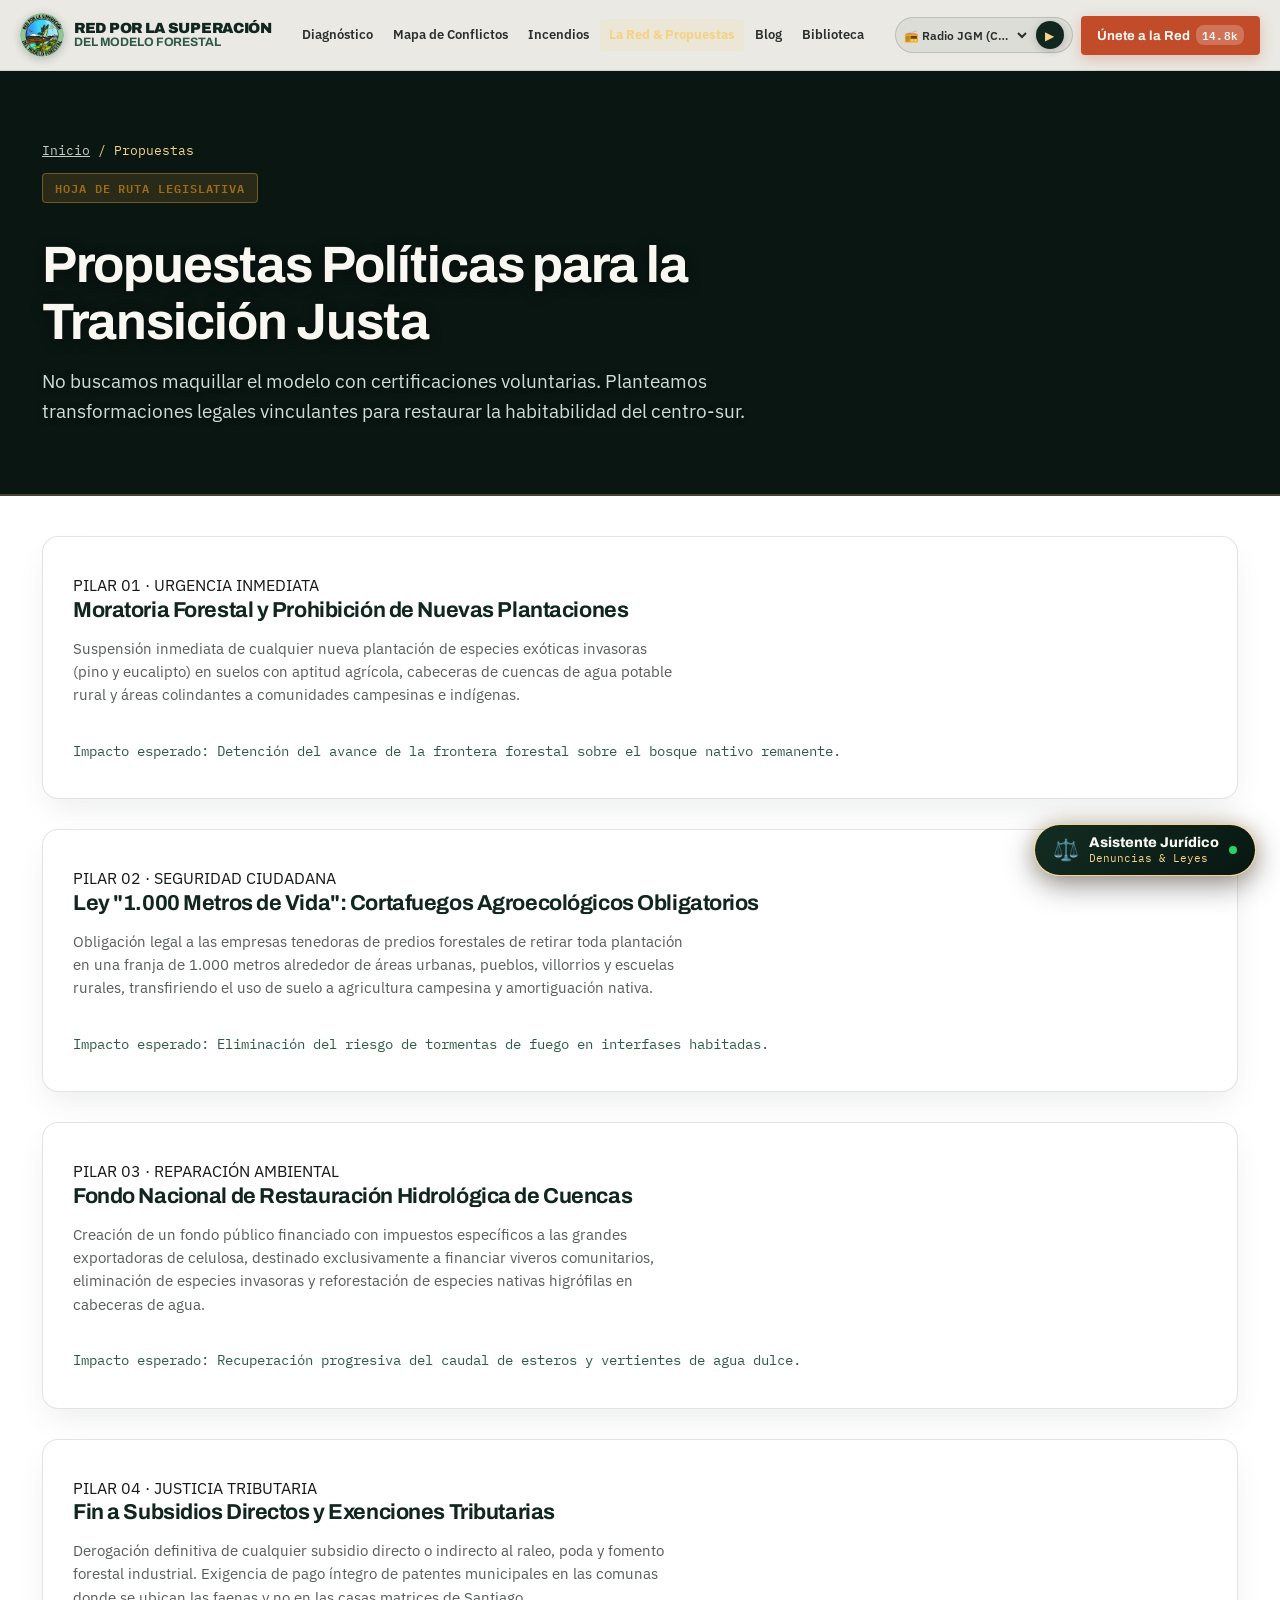
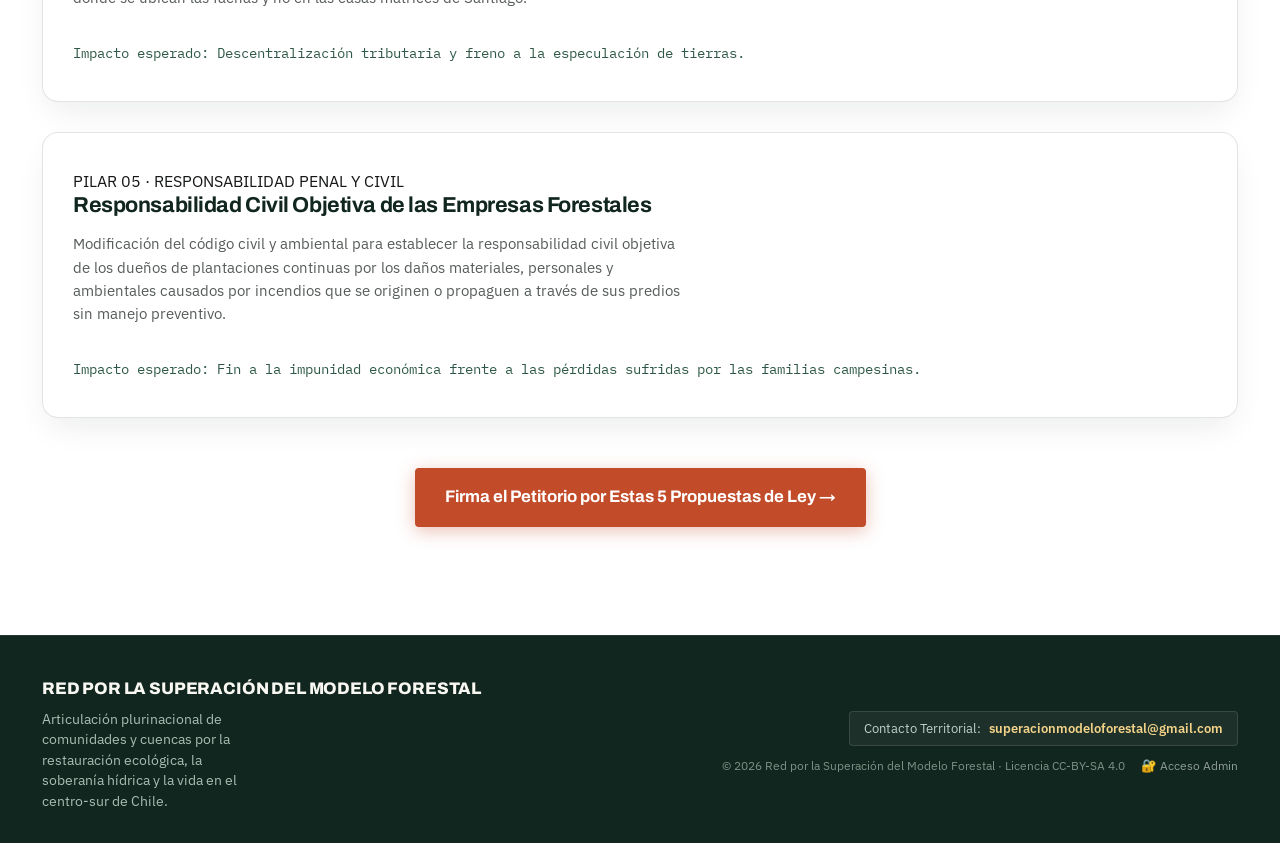
<file: propuestas.html>
<!DOCTYPE html>
<html lang="es-CL">
<head>
<meta charset="UTF-8">
<meta name="viewport" content="width=device-width, initial-scale=1.0">
<title>Propuestas Legislativas y Políticas | Red por la Superación del Modelo Forestal</title>
<meta name="description" content="Nuestras propuestas de ley: Moratoria Forestal, Ley 1.000 Metros de Vida, Fondo Nacional de Restauración Nativa y Responsabilidad Civil por Incendios.">

<!-- Tipografías de Google Fonts -->
<link rel="preconnect" href="https://fonts.googleapis.com">
<link rel="preconnect" href="https://fonts.gstatic.com" crossorigin>
<link href="https://fonts.googleapis.com/css2?family=Archivo:ital,wght@0,400;0,600;0,700;0,800;0,900;1,700&family=IBM+Plex+Mono:wght@400;500;600;700&family=IBM+Plex+Sans:ital,wght@0,300;0,400;0,500;0,600;0,700;1,400&family=Syne:wght@700;800&display=swap" rel="stylesheet">

<!-- Favicon Oficial -->
<link rel="icon" type="image/png" href="img/favicon.png">
<link rel="apple-touch-icon" href="img/favicon.png">

<!-- Estilos Unificados -->
<link rel="stylesheet" href="css/style.css?v=20261004e">
</head>
<body>

<!-- Cabecera Global -->
<header class="site-header" id="siteHeader">
  <div class="wrap header-inner">
    <a href="index.html" class="brand-logo" aria-label="Inicio">
      <div class="brand-crest" title="Red por la Superación del Modelo Forestal">
        <img src="img/logo-resumof.png" alt="Logo Red por la Superación del Modelo Forestal" width="56" height="56" class="brand-logo-img">
      </div>
      <div class="brand-text">
        <div class="brand-title-row">
          <span class="brand-title-main">RED POR LA SUPERACIÓN</span>
          <span class="brand-title-sub">DEL MODELO FORESTAL</span>
        </div>
        <span class="brand-tagline">Articulación Socioambiental · Centro-Sur</span>
      </div>
    </a>

    <nav class="nav-desktop" aria-label="Navegación principal">
      <div class="nav-links-track">
        <a href="diagnostico.html" class="nav-link">Diagnóstico</a>
        <a href="mapa-conflictos.html" class="nav-link">Mapa de Conflictos</a>
        <a href="incendios.html" class="nav-link">Incendios</a>
        <a href="la-red.html" class="nav-link active-page">La Red & Propuestas</a>
        <a href="blog.html" class="nav-link">Blog</a>
        <a href="biblioteca.html" class="nav-link">Biblioteca</a>
      </div>
    </nav>

    <div class="header-cta-group">
      <!-- Sintonizador Directo de Radio Comunitaria & Podcasts -->
      <div class="header-audio-widget" id="headerAudioWidget" title="Sintonizador de Radio y Podcasts">
        <select id="headerAudioSelect" class="header-audio-select" aria-label="Seleccionar Señal de Audio">
          <option value="jgm" data-src="https://sonic-us.arkeo.cl/8186/stream">📻 Radio JGM (Comunitaria)</option>
          <option value="ritoque" data-src="https://archi-us.digitalproserver.com/ritoquefm_aac">📻 Radio Ritoque (Valparaíso)</option>
          <option value="biobio" data-src="https://unlimited3-cl.dps.live/biobiosantiago/mp3/icecast.audio">📻 Radio Biobío (Centro-Sur)</option>
          <option value="kambio" data-src="https://sonic.streamingchilenos.com/8048/stream">📻 Radio Kambio (Sur)</option>
          <option value="podcast1" data-src="https://dn721906.ca.archive.org/0/items/AnaLeyAgroforestal/Ana%20ley%20agroforestal.mp3">🎙️ Podcast: Ley Agroforestal</option>
          <option value="podcast2" data-src="https://upload.wikimedia.org/wikipedia/commons/2/2b/Singing-in-the-Rain-Forest-How-a-Tropical-Bird-Song-Transfers-Information-pone.0001580.s001.ogg">🎙️ Podcast: Canto del Chucao</option>
        </select>
        <button id="headerAudioPlayBtn" class="header-audio-play-btn" title="Reproducir señal de audio" aria-label="Reproducir o pausar audio">
          <span class="audio-play-icon" id="headerAudioPlayIcon">▶</span>
        </button>
        <div class="audio-wave-anim" id="headerAudioWave" style="display:none;">
          <span></span><span></span><span></span>
        </div>
      </div>

      <a href="index.html#unete" class="btn btn-primary header-cta-btn">
        <span>Únete a la Red</span>
        <span class="cta-counter-chip">14.8k</span>
      </a>
      <button class="mobile-menu-btn" id="mobileMenuToggle" aria-label="Abrir menú">
        <span class="menu-icon-bar"></span>
        <span class="menu-icon-bar"></span>
        <span class="menu-icon-bar"></span>
      </button>
    </div>
  </div>

  <!-- Menú Móvil -->
  <div class="mobile-nav-drawer" id="mobileDrawer">
    <div class="mobile-drawer-header">
      <span class="mobile-drawer-tag">NAVEGACIÓN TERRITORIAL</span>
      <button class="mobile-drawer-close" id="mobileDrawerClose">✕</button>
    </div>
    <div class="mobile-nav-group">
      <a href="diagnostico.html" class="mobile-nav-link"><span>📊</span> Diagnóstico</a>
      <a href="mapa-conflictos.html" class="mobile-nav-link"><span>🗺️</span> Mapa de Conflictos</a>
      <a href="incendios.html" class="mobile-nav-link"><span>🔥</span> Incendios Forestales</a>
      <a href="la-red.html" class="mobile-nav-link active"><span>✊</span> La Red & 5 Propuestas de Ley</a>
      <a href="blog.html" class="mobile-nav-link"><span>📰</span> Blog & Noticias</a>
      <a href="biblioteca.html" class="mobile-nav-link"><span>📚</span> Biblioteca</a>
    </div>
  </div>
</header>

<main>
  <!-- Subpage Hero con Banner Unsplash -->
  <section class="subpage-hero hero-propuestas">
    <div class="wrap">
      <div class="breadcrumb">
        <a href="index.html">Inicio</a> <span>/</span> <span>Propuestas</span>
      </div>
      <span class="mono-badge badge-amber">HOJA DE RUTA LEGISLATIVA</span>
      <h1>Propuestas Políticas para la Transición Justa</h1>
      <p class="lead">
        No buscamos maquillar el modelo con certificaciones voluntarias. Planteamos transformaciones legales vinculantes para restaurar la habitabilidad del centro-sur.
      </p>
    </div>
  </section>

  <!-- 5 Pilares Legislativos -->
  <section class="section" style="background:#FFF;padding-top:40px;">
    <div class="wrap">
      <div style="display:flex;flex-direction:column;gap:30px;">
        <div class="propuesta-card">
          <div class="propuesta-badge">PILAR 01 · URGENCIA INMEDIATA</div>
          <h3>Moratoria Forestal y Prohibición de Nuevas Plantaciones</h3>
          <p>
            Suspensión inmediata de cualquier nueva plantación de especies exóticas invasoras (pino y eucalipto) en suelos con aptitud agrícola, cabeceras de cuencas de agua potable rural y áreas colindantes a comunidades campesinas e indígenas.
          </p>
          <div style="font-family:'IBM Plex Mono',monospace;font-size:0.85rem;color:var(--verde-musgo);margin-top:10px;">
            Impacto esperado: Detención del avance de la frontera forestal sobre el bosque nativo remanente.
          </div>
        </div>

        <div class="propuesta-card">
          <div class="propuesta-badge">PILAR 02 · SEGURIDAD CIUDADANA</div>
          <h3>Ley "1.000 Metros de Vida": Cortafuegos Agroecológicos Obligatorios</h3>
          <p>
            Obligación legal a las empresas tenedoras de predios forestales de retirar toda plantación en una franja de 1.000 metros alrededor de áreas urbanas, pueblos, villorrios y escuelas rurales, transfiriendo el uso de suelo a agricultura campesina y amortiguación nativa.
          </p>
          <div style="font-family:'IBM Plex Mono',monospace;font-size:0.85rem;color:var(--verde-musgo);margin-top:10px;">
            Impacto esperado: Eliminación del riesgo de tormentas de fuego en interfases habitadas.
          </div>
        </div>

        <div class="propuesta-card">
          <div class="propuesta-badge">PILAR 03 · REPARACIÓN AMBIENTAL</div>
          <h3>Fondo Nacional de Restauración Hidrológica de Cuencas</h3>
          <p>
            Creación de un fondo público financiado con impuestos específicos a las grandes exportadoras de celulosa, destinado exclusivamente a financiar viveros comunitarios, eliminación de especies invasoras y reforestación de especies nativas higrófilas en cabeceras de agua.
          </p>
          <div style="font-family:'IBM Plex Mono',monospace;font-size:0.85rem;color:var(--verde-musgo);margin-top:10px;">
            Impacto esperado: Recuperación progresiva del caudal de esteros y vertientes de agua dulce.
          </div>
        </div>

        <div class="propuesta-card">
          <div class="propuesta-badge">PILAR 04 · JUSTICIA TRIBUTARIA</div>
          <h3>Fin a Subsidios Directos y Exenciones Tributarias</h3>
          <p>
            Derogación definitiva de cualquier subsidio directo o indirecto al raleo, poda y fomento forestal industrial. Exigencia de pago íntegro de patentes municipales en las comunas donde se ubican las faenas y no en las casas matrices de Santiago.
          </p>
          <div style="font-family:'IBM Plex Mono',monospace;font-size:0.85rem;color:var(--verde-musgo);margin-top:10px;">
            Impacto esperado: Descentralización tributaria y freno a la especulación de tierras.
          </div>
        </div>

        <div class="propuesta-card">
          <div class="propuesta-badge">PILAR 05 · RESPONSABILIDAD PENAL Y CIVIL</div>
          <h3>Responsabilidad Civil Objetiva de las Empresas Forestales</h3>
          <p>
            Modificación del código civil y ambiental para establecer la responsabilidad civil objetiva de los dueños de plantaciones continuas por los daños materiales, personales y ambientales causados por incendios que se originen o propaguen a través de sus predios sin manejo preventivo.
          </p>
          <div style="font-family:'IBM Plex Mono',monospace;font-size:0.85rem;color:var(--verde-musgo);margin-top:10px;">
            Impacto esperado: Fin a la impunidad económica frente a las pérdidas sufridas por las familias campesinas.
          </div>
        </div>
      </div>

      <div style="text-align:center;margin-top:50px;">
        <a href="index.html#unete" class="btn btn-primary" style="padding:14px 28px;font-size:1.05rem;">
          Firma el Petitorio por Estas 5 Propuestas de Ley →
        </a>
      </div>
    </div>
  </section>
</main>

<!-- Footer Limpio y Minimalista -->
<footer class="site-footer">
  <div class="wrap">
    <div class="footer-clean-wrap">
      <div class="footer-brand-side">
        <span class="brand-title">RED POR LA SUPERACIÓN DEL MODELO FORESTAL</span>
        <p class="footer-tagline">
          Articulación plurinacional de comunidades y cuencas por la restauración ecológica, la soberanía hídrica y la vida en el centro-sur de Chile.
        </p>
      </div>
      <div class="footer-contact-side">
        <div class="footer-email-badge">
          <span>Contacto Territorial:</span>
          <a href="mailto:superacionmodeloforestal@gmail.com">superacionmodeloforestal@gmail.com</a>
        </div>
        <div class="footer-meta-links">
          <span>© 2026 Red por la Superación del Modelo Forestal · Licencia CC-BY-SA 4.0</span>
          <a href="admin/index.html" class="footer-admin-link">🔐 Acceso Admin</a>
        </div>
      </div>
    </div>
  </div>
</footer>

<script src="js/main.js"></script>
<script src="js/bot-juridico.js"></script>
</body>
</html>
</file>
<file: css/style.css>
/* ==========================================================================
   VARIABLES Y SISTEMA DE DISEÑO: BOSQUE AUSTRAL & TIERRA VIVA
   ========================================================================== */
:root {
  --bosque-nocturno: #0A1612;
  --bosque-profundo: #11261F;
  --verde-nativo: #1E3F32;
  --verde-musgo: #2F5946;
  --verde-brote: #4E8262;
  --verde-esclerofilo: #7D9F71;
  --terracota-viva: #C24B2A;
  --terracota-fuego: #D64020;
  --terracota-oscura: #872E16;
  --ambar-tierra: #DDA136;
  --ambar-suave: #F4D389;
  --azul-cuenca: #2B6979;
  --azul-glaciar: #4F8C9E;
  --carbon-puro: #161917;
  --carbon-medio: #2A2F2C;
  --gris-ceniza: #565C58;
  --gris-suave: #8D948F;
  --blanco-hueso: #F9F7F2;
  --blanco-pergamino: #EFECE4;
  --borde-suave: rgba(22, 25, 23, 0.12);
  --borde-luz: rgba(249, 247, 242, 0.18);
  --sombra-card: 0 14px 34px -8px rgba(10, 22, 18, 0.09);
  --sombra-hover: 0 22px 42px -10px rgba(10, 22, 18, 0.18);
  --radio-sm: 4px;
  --radio-md: 8px;
  --radio-lg: 16px;
  --trans-suave: all 0.25s cubic-bezier(0.16, 1, 0.3, 1);
}

* {
  box-sizing: border-box;
  margin: 0;
  padding: 0;
}

html {
  scroll-behavior: smooth;
  font-size: 16px;
}

body {
  background-color: var(--blanco-hueso);
  color: var(--carbon-puro);
  font-family: 'IBM Plex Sans', -apple-system, BlinkMacSystemFont, sans-serif;
  line-height: 1.6;
  -webkit-font-smoothing: antialiased;
  overflow-x: hidden;
}

h1, h2, h3, h4, .font-heading {
  font-family: 'Archivo', sans-serif;
  letter-spacing: -0.02em;
  line-height: 1.1;
  color: var(--bosque-profundo);
}

.font-accent {
  font-family: 'Syne', sans-serif;
}

.font-mono {
  font-family: 'IBM Plex Mono', monospace;
}

p {
  color: #383F3B;
  font-size: 1.02rem;
  max-width: 68ch;
}

a {
  color: inherit;
  text-decoration: none;
}

img {
  max-width: 100%;
  display: block;
}

button {
  border: none;
  background: none;
  font-family: inherit;
  cursor: pointer;
}

.wrap {
  max-width: 1260px;
  margin: 0 auto;
  padding: 0 32px;
}

/* ==========================================================================
   COMPONENTES BASE Y BOTONES
   ========================================================================== */
.mono-badge {
  display: inline-flex;
  align-items: center;
  gap: 8px;
  font-family: 'IBM Plex Mono', monospace;
  font-size: 0.72rem;
  font-weight: 600;
  text-transform: uppercase;
  letter-spacing: 0.08em;
  padding: 5px 12px;
  border-radius: var(--radio-sm);
  background: rgba(194, 75, 42, 0.1);
  color: var(--terracota-viva);
  border: 1px solid rgba(194, 75, 42, 0.3);
  margin-bottom: 18px;
}

.mono-badge.badge-green {
  background: rgba(47, 89, 70, 0.12);
  color: var(--verde-musgo);
  border-color: rgba(47, 89, 70, 0.3);
}

.mono-badge.badge-amber {
  background: rgba(221, 161, 54, 0.15);
  color: #9C6C16;
  border-color: rgba(221, 161, 54, 0.4);
}

.mono-badge.badge-light {
  background: rgba(249, 247, 242, 0.12);
  color: var(--ambar-suave);
  border-color: rgba(249, 247, 242, 0.25);
}

.btn {
  display: inline-flex;
  align-items: center;
  justify-content: center;
  gap: 10px;
  padding: 13px 26px;
  font-family: 'Archivo', sans-serif;
  font-weight: 700;
  font-size: 0.95rem;
  border-radius: var(--radio-sm);
  transition: var(--trans-suave);
  cursor: pointer;
  white-space: nowrap;
}

.btn-primary {
  background: var(--terracota-viva);
  color: #FFF;
  border: 2px solid var(--terracota-viva);
  box-shadow: 0 4px 18px rgba(194, 75, 42, 0.35);
}
.btn-primary:hover {
  background: var(--terracota-fuego);
  border-color: var(--terracota-fuego);
  transform: translateY(-2px);
  box-shadow: 0 6px 24px rgba(194, 75, 42, 0.45);
}

.btn-forest {
  background: var(--bosque-profundo);
  color: var(--blanco-hueso);
  border: 2px solid var(--bosque-profundo);
}
.btn-forest:hover {
  background: var(--verde-nativo);
  border-color: var(--verde-nativo);
  transform: translateY(-2px);
}

.btn-ghost-light,
.btn-outline-light {
  background: rgba(249, 247, 242, 0.08);
  color: var(--blanco-hueso);
  border: 1.5px solid rgba(249, 247, 242, 0.4);
  backdrop-filter: blur(8px);
}
.btn-ghost-light:hover,
.btn-outline-light:hover {
  background: var(--blanco-hueso);
  color: var(--bosque-profundo);
  border-color: var(--blanco-hueso);
  transform: translateY(-2px);
}

.btn-outline-dark {
  background: transparent;
  color: var(--bosque-profundo);
  border: 2px solid var(--bosque-profundo);
}
.btn-outline-dark:hover {
  background: var(--bosque-profundo);
  color: var(--blanco-hueso);
}

.section {
  padding: 108px 0;
  position: relative;
}

.section-head {
  display: flex;
  justify-content: space-between;
  align-items: flex-end;
  gap: 36px;
  flex-wrap: wrap;
  margin-bottom: 56px;
}

.section-head h2 {
  font-size: clamp(2.1rem, 3.8vw, 3.2rem);
  font-weight: 900;
  max-width: 18ch;
}

.section-head .lead {
  font-size: 1.1rem;
  color: var(--gris-ceniza);
  max-width: 44ch;
  line-height: 1.6;
}

/* ==========================================================================
   CABECERA NAVEGACIÓN (STICKY BLUR)
   ========================================================================== */
/* ==========================================================================
   CABECERA NAVEGACIÓN: STATUS BAR TERRITORIAL & HEADER ARQUITECTÓNICO
   ========================================================================== */
header {
  position: fixed;
  top: 0;
  left: 0;
  right: 0;
  z-index: 1200;
  background: rgba(249, 247, 242, 0.94);
  backdrop-filter: blur(14px);
  border-bottom: 1px solid var(--borde-suave);
  transition: background 0.3s ease, box-shadow 0.3s ease;
}

header.scrolled {
  background: rgba(249, 247, 242, 0.98);
  box-shadow: 0 10px 28px -6px rgba(10, 22, 18, 0.08);
}

/* 1. Barra Superior de Monitoreo Territorial en Tiempo Real */
.top-status-bar {
  background: var(--bosque-profundo);
  border-bottom: 1px solid rgba(249, 247, 242, 0.08);
  color: var(--blanco-pergamino);
  font-family: 'IBM Plex Mono', monospace;
  font-size: 0.72rem;
  height: 32px;
  display: flex;
  align-items: center;
  overflow: hidden;
  transition: height 0.3s cubic-bezier(0.16, 1, 0.3, 1), opacity 0.25s ease;
}

header.scrolled .top-status-bar {
  height: 0;
  opacity: 0;
  border-bottom-color: transparent;
}

.top-status-inner {
  max-width: 1340px;
  margin: 0 auto;
  padding: 0 28px;
  width: 100%;
  display: flex;
  align-items: center;
  justify-content: space-between;
  gap: 20px;
}

.status-left {
  display: flex;
  align-items: center;
  gap: 10px;
  overflow: hidden;
  text-overflow: ellipsis;
  white-space: nowrap;
}

.status-label {
  color: var(--ambar-suave);
  font-weight: 700;
  letter-spacing: 0.06em;
}

.status-divider {
  color: rgba(249, 247, 242, 0.25);
}

.status-detail {
  color: #C2CBC6;
}

.status-right {
  display: flex;
  align-items: center;
  gap: 16px;
  flex-shrink: 0;
}

.status-petition-badge {
  color: var(--ambar-suave);
  font-weight: 600;
}

.status-cta-link {
  color: var(--blanco-hueso);
  text-decoration: underline;
  text-underline-offset: 3px;
  font-weight: 600;
  transition: var(--trans-suave);
}
.status-cta-link:hover {
  color: var(--terracota-viva);
}

.pulse-dot {
  width: 7px;
  height: 7px;
  border-radius: 50%;
  background: #4E8262;
  box-shadow: 0 0 0 0 rgba(78, 130, 98, 0.7);
  animation: pulseGreen 2s infinite;
  display: inline-block;
  flex-shrink: 0;
}

.pulse-dot-amber {
  width: 7px;
  height: 7px;
  border-radius: 50%;
  background: var(--ambar-tierra);
  box-shadow: 0 0 0 0 rgba(221, 161, 54, 0.7);
  animation: pulseAmber 2s infinite;
  display: inline-block;
  flex-shrink: 0;
}

@keyframes pulseGreen {
  0% { transform: scale(0.95); box-shadow: 0 0 0 0 rgba(78, 130, 98, 0.7); }
  70% { transform: scale(1); box-shadow: 0 0 0 6px rgba(78, 130, 98, 0); }
  100% { transform: scale(0.95); box-shadow: 0 0 0 0 rgba(78, 130, 98, 0); }
}

@keyframes pulseAmber {
  0% { transform: scale(0.95); box-shadow: 0 0 0 0 rgba(221, 161, 54, 0.7); }
  70% { transform: scale(1); box-shadow: 0 0 0 6px rgba(221, 161, 54, 0); }
  100% { transform: scale(0.95); box-shadow: 0 0 0 0 rgba(221, 161, 54, 0); }
}

/* 2. Barra Principal del Header */
/* 2. Barra Principal del Header - Distribución: Logo (Izq) | Menú (Centro) | Audio + Únete (Der) */
.header-container,
.header-inner {
  max-width: 1440px;
  margin: 0 auto;
  padding: 0 20px;
  min-height: 70px;
  display: flex;
  align-items: center;
  justify-content: space-between;
  gap: 12px;
  box-sizing: border-box;
  overflow: visible;
  transition: min-height 0.25s cubic-bezier(0.16, 1, 0.3, 1), padding 0.25s ease;
}

header.scrolled .header-container,
header.scrolled .header-inner {
  min-height: 60px;
}

/* Identidad Gráfica: Logotipo Proporcional y Jerárquico */
.brand-logo {
  display: flex;
  align-items: center;
  gap: 10px;
  text-decoration: none;
  flex: 0 0 auto;
  transition: opacity 0.2s ease, transform 0.2s ease;
}
.brand-logo:hover {
  opacity: 0.95;
  transform: translateY(-1px);
}

.brand-crest {
  width: 44px;
  height: 44px;
  display: flex;
  align-items: center;
  justify-content: center;
  flex-shrink: 0;
  transition: transform 0.3s cubic-bezier(0.16, 1, 0.3, 1);
}
.brand-logo:hover .brand-crest {
  transform: scale(1.05) rotate(-2deg);
}

.brand-logo-img {
  width: 44px;
  height: 44px;
  object-fit: contain;
  display: block;
}

.brand-text {
  display: flex;
  flex-direction: column;
  justify-content: center;
}

.brand-title-row {
  display: flex;
  flex-direction: column;
  line-height: 1.15;
}

.brand-title-main {
  font-family: 'Archivo', sans-serif;
  font-weight: 900;
  font-size: 0.92rem;
  letter-spacing: -0.02em;
  color: var(--bosque-profundo);
  white-space: nowrap;
}

.brand-title-sub {
  font-family: 'Archivo', sans-serif;
  font-weight: 700;
  font-size: 0.76rem;
  letter-spacing: -0.01em;
  color: var(--verde-musgo);
  white-space: nowrap;
}

.brand-tagline {
  font-family: 'IBM Plex Mono', monospace;
  font-size: 0.62rem;
  font-weight: 600;
  letter-spacing: 0.06em;
  color: var(--terracota-viva);
  text-transform: uppercase;
  margin-top: 1px;
  white-space: nowrap;
}

/* 3. Navegación Desktop Arquitectónica: Alineada y Compacta */
.nav-desktop {
  display: flex;
  align-items: center;
  justify-content: center;
  flex: 1 1 auto;
  margin: 0 6px;
}

.nav-links-track {
  display: flex;
  align-items: center;
  justify-content: center;
  gap: 2px;
  border-left: none;
  padding-left: 0;
}

.nav-link {
  font-size: 0.80rem;
  font-weight: 600;
  color: var(--carbon-medio);
  padding: 6px 9px;
  border-radius: var(--radio-sm);
  transition: var(--trans-suave);
  position: relative;
  display: inline-flex;
  align-items: center;
  gap: 4px;
  white-space: nowrap;
  background: transparent;
  border: none;
  cursor: pointer;
  font-family: inherit;
}

.nav-link:hover {
  color: var(--terracota-viva);
  background: rgba(194, 75, 42, 0.06);
}

.nav-link.active {
  color: var(--bosque-profundo);
  background: rgba(17, 38, 31, 0.08);
  font-weight: 700;
}

.nav-link.active::after {
  content: '';
  position: absolute;
  bottom: -2px;
  left: 10px;
  right: 10px;
  height: 2.5px;
  background: var(--terracota-viva);
  border-radius: 2px;
}

/* Dropdown Biblioteca & Medios */
.nav-dropdown-wrapper {
  position: relative;
}

.nav-dropdown-trigger {
  cursor: pointer;
}

.dropdown-chevron {
  transition: transform 0.2s cubic-bezier(0.16, 1, 0.3, 1);
  color: var(--gris-ceniza);
}

.nav-dropdown-wrapper:hover .dropdown-chevron,
.nav-dropdown-wrapper:focus-within .dropdown-chevron,
.nav-dropdown-wrapper.open .dropdown-chevron {
  transform: rotate(180deg);
  color: var(--terracota-viva);
}

.nav-dropdown-menu {
  position: absolute;
  top: calc(100% + 10px);
  right: 0;
  width: 290px;
  background: var(--blanco-hueso);
  border: 1px solid var(--borde-suave);
  border-radius: var(--radio-md);
  box-shadow: 0 18px 36px -6px rgba(10, 22, 18, 0.16);
  padding: 8px;
  display: flex;
  flex-direction: column;
  gap: 4px;
  opacity: 0;
  visibility: hidden;
  transform: translateY(8px);
  transition: all 0.22s cubic-bezier(0.16, 1, 0.3, 1);
  z-index: 1300;
  backdrop-filter: blur(12px);
}

.nav-dropdown-wrapper:hover .nav-dropdown-menu,
.nav-dropdown-wrapper:focus-within .nav-dropdown-menu,
.nav-dropdown-wrapper.open .nav-dropdown-menu {
  opacity: 1;
  visibility: visible;
  transform: translateY(0);
}

.dropdown-item {
  display: flex;
  align-items: flex-start;
  gap: 12px;
  padding: 10px 12px;
  border-radius: var(--radio-sm);
  transition: var(--trans-suave);
  text-decoration: none;
}

.dropdown-item:hover {
  background: rgba(17, 38, 31, 0.06);
}

.dropdown-item-icon {
  font-size: 1.15rem;
  line-height: 1;
  margin-top: 2px;
}

.dropdown-item-text {
  display: flex;
  flex-direction: column;
}

.dropdown-item-text strong {
  font-size: 0.84rem;
  color: var(--bosque-profundo);
  font-weight: 700;
  line-height: 1.2;
}

.dropdown-item-text small {
  font-size: 0.72rem;
  color: var(--gris-ceniza);
  margin-top: 2px;
  line-height: 1.25;
}

/* 4. Grupo CTA y Botón Móvil: Aparte a la Derecha */
.header-cta-group {
  display: flex;
  align-items: center;
  gap: 8px;
  flex-shrink: 0;
  margin-left: auto;
}

.header-cta-btn {
  padding: 7px 14px;
  font-size: 0.82rem;
  font-weight: 700;
  display: inline-flex;
  align-items: center;
  gap: 6px;
  background: var(--terracota-viva);
  color: var(--blanco-hueso);
  border-radius: var(--radio-sm);
  box-shadow: 0 4px 14px rgba(194, 75, 42, 0.28);
  transition: all 0.22s cubic-bezier(0.16, 1, 0.3, 1);
  white-space: nowrap;
  text-decoration: none;
}
.header-cta-btn:hover {
  background: var(--terracota-fuego);
  color: #FFF;
  transform: translateY(-1px);
  box-shadow: 0 6px 18px rgba(194, 75, 42, 0.38);
}

.cta-counter-chip {
  background: rgba(255, 255, 255, 0.22);
  padding: 1px 6px;
  border-radius: 8px;
  font-size: 0.68rem;
  font-family: 'IBM Plex Mono', monospace;
  font-weight: 600;
  letter-spacing: 0.02em;
}

.mobile-menu-btn {
  display: none;
  background: transparent;
  border: 1px solid var(--borde-suave);
  border-radius: var(--radio-sm);
  width: 40px;
  height: 40px;
  padding: 8px;
  cursor: pointer;
  flex-direction: column;
  justify-content: center;
  align-items: center;
  gap: 5px;
  transition: var(--trans-suave);
}

.mobile-menu-btn:hover {
  background: rgba(17, 38, 31, 0.06);
  border-color: var(--bosque-profundo);
}

.menu-icon-bar {
  display: block;
  width: 20px;
  height: 2px;
  background-color: var(--bosque-profundo);
  border-radius: 2px;
  transition: var(--trans-suave);
}

.mobile-menu-btn.open .menu-icon-bar:nth-child(1) {
  transform: translateY(7px) rotate(45deg);
}
.mobile-menu-btn.open .menu-icon-bar:nth-child(2) {
  opacity: 0;
}
.mobile-menu-btn.open .menu-icon-bar:nth-child(3) {
  transform: translateY(-7px) rotate(-45deg);
}

/* 5. Menú Móvil Drawer Arquitectónico */
.mobile-nav-drawer {
  position: fixed;
  top: 100px;
  left: 0;
  right: 0;
  bottom: 0;
  background: rgba(249, 247, 242, 0.98);
  backdrop-filter: blur(20px);
  border-bottom: 1px solid var(--borde-suave);
  padding: 24px;
  display: none;
  flex-direction: column;
  gap: 18px;
  overflow-y: auto;
  z-index: 1199;
  box-shadow: 0 20px 40px rgba(0,0,0,0.15);
  animation: drawerFadeIn 0.25s cubic-bezier(0.16, 1, 0.3, 1);
}

header.scrolled .mobile-nav-drawer {
  top: 60px;
}

@keyframes drawerFadeIn {
  from { opacity: 0; transform: translateY(-10px); }
  to { opacity: 1; transform: translateY(0); }
}

.mobile-nav-drawer.open {
  display: flex;
}

.mobile-drawer-header {
  display: flex;
  align-items: center;
  justify-content: space-between;
  padding-bottom: 12px;
  border-bottom: 1px solid var(--borde-suave);
}

.mobile-drawer-tag {
  font-family: 'IBM Plex Mono', monospace;
  font-size: 0.72rem;
  font-weight: 700;
  letter-spacing: 0.08em;
  color: var(--terracota-viva);
}

.mobile-drawer-close {
  font-size: 1.2rem;
  color: var(--bosque-profundo);
  background: none;
  border: none;
  cursor: pointer;
  padding: 4px 8px;
}

.mobile-nav-group {
  display: flex;
  flex-direction: column;
  gap: 6px;
}

.mobile-group-title {
  font-family: 'IBM Plex Mono', monospace;
  font-size: 0.68rem;
  text-transform: uppercase;
  letter-spacing: 0.06em;
  color: var(--gris-ceniza);
  margin-bottom: 4px;
}

.mobile-nav-link {
  display: flex;
  align-items: center;
  gap: 12px;
  padding: 11px 14px;
  font-size: 0.92rem;
  font-weight: 600;
  color: var(--bosque-profundo);
  border-radius: var(--radio-sm);
  text-decoration: none;
  transition: var(--trans-suave);
  background: rgba(17, 38, 31, 0.03);
}

.mobile-nav-link:hover, .mobile-nav-link.active {
  background: rgba(194, 75, 42, 0.1);
  color: var(--terracota-viva);
}

.mobile-drawer-footer {
  margin-top: auto;
  padding-top: 16px;
  border-top: 1px solid var(--borde-suave);
  display: flex;
  flex-direction: column;
  gap: 10px;
}

.mobile-drawer-disclaimer {
  font-size: 0.72rem;
  color: var(--gris-ceniza);
  text-align: center;
  font-family: 'IBM Plex Mono', monospace;
}

/* ==========================================================================
   HERO TERRITORIAL
   ========================================================================== */
.hero-section {
  position: relative;
  min-height: calc(100vh - 80px);
  margin-top: 80px;
  display: flex;
  flex-direction: column;
  justify-content: center;
  padding: 80px 0 60px;
  color: var(--blanco-hueso);
  background-color: var(--bosque-nocturno);
  background-image: 
    linear-gradient(180deg, rgba(10, 22, 18, 0.65) 0%, rgba(10, 22, 18, 0.88) 100%),
    url('https://images.unsplash.com/photo-1542273917363-3b1817f69a2d?auto=format&fit=crop&w=2200&q=85');
  background-size: cover;
  background-position: center;
  background-attachment: fixed;
  overflow: hidden;
}

.hero-overlay-grid {
  position: absolute;
  inset: 0;
  background-image: radial-gradient(rgba(244, 211, 137, 0.06) 1px, transparent 0);
  background-size: 36px 36px;
  pointer-events: none;
}

.hero-content {
  position: relative;
  z-index: 2;
  max-width: 960px;
}

.hero-content h1 {
  color: var(--blanco-hueso);
  font-size: clamp(2.8rem, 6.5vw, 5.2rem);
  font-weight: 900;
  line-height: 1.02;
  letter-spacing: -0.03em;
  margin-bottom: 24px;
}

.hero-content h1 span {
  color: var(--ambar-suave);
  display: block;
}

.hero-description,
.hero-lead {
  font-size: clamp(1.1rem, 2vw, 1.35rem);
  color: #D6DCD8;
  max-width: 62ch;
  line-height: 1.55;
  margin-bottom: 38px;
  font-weight: 400;
}

.hero-actions-row,
.hero-actions {
  display: flex;
  gap: 16px;
  flex-wrap: wrap;
  align-items: center;
  margin-bottom: 60px;
}

/* Selector Territorial de Regiones */
.territorio-strip {
  border-top: 1px solid rgba(249, 247, 242, 0.18);
  padding-top: 26px;
  display: flex;
  flex-direction: column;
  gap: 14px;
}

.territorio-label {
  font-family: 'IBM Plex Mono', monospace;
  font-size: 0.72rem;
  text-transform: uppercase;
  letter-spacing: 0.1em;
  color: var(--ambar-suave);
}

.regions-nav {
  display: flex;
  flex-wrap: wrap;
  gap: 8px;
}

.region-btn {
  font-family: 'IBM Plex Mono', monospace;
  font-size: 0.8rem;
  font-weight: 600;
  color: #C8D1CC;
  background: rgba(249, 247, 242, 0.07);
  border: 1px solid rgba(249, 247, 242, 0.18);
  padding: 8px 16px;
  border-radius: var(--radio-sm);
  transition: var(--trans-suave);
}

.region-btn:hover, .region-btn.active {
  color: var(--blanco-hueso);
  background: var(--terracota-viva);
  border-color: var(--terracota-viva);
}

.region-info-toast {
  margin-top: 8px;
  background: rgba(17, 38, 31, 0.85);
  border: 1px solid rgba(221, 161, 54, 0.35);
  border-radius: var(--radio-sm);
  padding: 12px 18px;
  display: flex;
  align-items: center;
  justify-content: space-between;
  gap: 16px;
  font-size: 0.88rem;
  color: #E2E8E4;
  backdrop-filter: blur(10px);
}

/* ==========================================================================
   OBSERVATORIO EN CIFRAS Y DIAGNÓSTICO ECOLÓGICO
   ========================================================================== */
#diagnostico {
  background: var(--carbon-puro);
  color: var(--blanco-hueso);
  padding: 110px 0;
  border-bottom: 1px solid rgba(249, 247, 242, 0.08);
}

#diagnostico h2 {
  color: var(--blanco-hueso);
}

.stats-grid-container {
  display: grid;
  grid-template-columns: repeat(4, 1fr);
  gap: 20px;
  margin-bottom: 64px;
}

.stat-box {
  background: var(--carbon-medio);
  border: 1px solid rgba(249, 247, 242, 0.1);
  border-radius: var(--radio-md);
  padding: 32px 24px;
  position: relative;
  overflow: hidden;
  transition: var(--trans-suave);
}

.stat-box::before {
  content: '';
  position: absolute;
  top: 0;
  left: 0;
  width: 4px;
  height: 100%;
  background: var(--ambar-tierra);
}

.stat-box:nth-child(2)::before { background: var(--azul-glaciar); }
.stat-box:nth-child(3)::before { background: var(--terracota-viva); }
.stat-box:nth-child(4)::before { background: var(--verde-esclerofilo); }

.stat-box:hover {
  transform: translateY(-4px);
  border-color: rgba(249, 247, 242, 0.25);
  box-shadow: 0 16px 36px rgba(0,0,0,0.3);
}

.stat-number {
  font-family: 'Archivo', sans-serif;
  font-size: clamp(2.4rem, 4vw, 3.2rem);
  font-weight: 900;
  line-height: 1;
  color: var(--ambar-suave);
  margin-bottom: 12px;
  display: flex;
  align-items: baseline;
  gap: 4px;
}

.stat-desc {
  font-size: 0.94rem;
  color: #D3DAD5;
  line-height: 1.45;
  margin-bottom: 14px;
}

.stat-source {
  font-family: 'IBM Plex Mono', monospace;
  font-size: 0.7rem;
  color: #8C9690;
  border-top: 1px solid rgba(249, 247, 242, 0.08);
  padding-top: 10px;
  display: block;
}

/* ==========================================================================
   COMPARADOR INTERACTIVO SPLIT-SLIDER (MONOCULTIVO VS BOSQUE NATIVO)
   ========================================================================== */
.comparator-wrapper {
  margin: 50px 0;
  border-radius: var(--radio-lg);
  overflow: hidden;
  box-shadow: 0 24px 60px rgba(0,0,0,0.45);
  border: 1px solid rgba(249, 247, 242, 0.15);
  background: var(--carbon-medio);
}

.comparator-header {
  padding: 22px 28px;
  background: rgba(10, 22, 18, 0.85);
  display: flex;
  align-items: center;
  justify-content: space-between;
  flex-wrap: wrap;
  gap: 16px;
  border-bottom: 1px solid rgba(249, 247, 242, 0.1);
}

.comparator-title-area h3 {
  color: var(--blanco-hueso);
  font-size: 1.3rem;
  margin-bottom: 4px;
}

.comparator-title-area p {
  color: #B4C0B9;
  font-size: 0.88rem;
  max-width: 60ch;
}

.split-slider-container {
  position: relative;
  width: 100%;
  aspect-ratio: 16/9;
  max-height: 560px;
  user-select: none;
  overflow: hidden;
  cursor: ew-resize;
}

.slider-img {
  position: absolute;
  top: 0;
  left: 0;
  width: 100%;
  height: 100%;
  object-fit: cover;
  pointer-events: none;
}

.slider-img-after-wrapper {
  position: absolute;
  top: 0;
  left: 0;
  height: 100%;
  width: 50%;
  overflow: hidden;
  z-index: 2;
  border-right: 3px solid #FFF;
  box-shadow: 0 0 20px rgba(0,0,0,0.6);
}

.slider-img-after-wrapper .slider-img {
  position: absolute;
  top: 0;
  left: 0;
  width: var(--slider-container-w, 100%);
  height: 100%;
  max-width: none;
  object-fit: cover;
}

.slider-badge {
  position: absolute;
  bottom: 24px;
  z-index: 5;
  padding: 8px 18px;
  background: rgba(10, 22, 18, 0.88);
  backdrop-filter: blur(8px);
  color: var(--blanco-hueso);
  border-radius: var(--radio-sm);
  font-family: 'IBM Plex Mono', monospace;
  font-size: 0.78rem;
  letter-spacing: 0.05em;
  font-weight: 600;
  display: flex;
  align-items: center;
  gap: 8px;
  box-shadow: 0 4px 12px rgba(0,0,0,0.4);
}

.slider-badge-before {
  right: 24px;
  border: 1px solid rgba(194, 75, 42, 0.5);
}

.slider-badge-after {
  left: 24px;
  border: 1px solid rgba(78, 130, 98, 0.5);
}

.slider-handle {
  position: absolute;
  top: 50%;
  left: 50%;
  transform: translate(-50%, -50%);
  width: 48px;
  height: 48px;
  border-radius: 50%;
  background: #FFF;
  color: var(--bosque-profundo);
  display: flex;
  align-items: center;
  justify-content: center;
  z-index: 10;
  box-shadow: 0 6px 20px rgba(0,0,0,0.5);
  pointer-events: none;
  font-size: 1.2rem;
  font-weight: 900;
}

.comparator-metrics-panel {
  display: grid;
  grid-template-columns: 1fr 1fr;
  background: var(--carbon-puro);
  border-top: 1px solid rgba(249, 247, 242, 0.1);
}

.metric-column {
  padding: 24px 30px;
}

.metric-column:first-child {
  border-right: 1px solid rgba(249, 247, 242, 0.1);
}

.metric-column h4 {
  font-size: 1rem;
  margin-bottom: 12px;
  display: flex;
  align-items: center;
  gap: 8px;
}

.metric-column.mono-impact h4 { color: var(--terracota-viva); }
.metric-column.nativo-impact h4 { color: var(--verde-esclerofilo); }

.metrics-list {
  list-style: none;
  display: flex;
  flex-direction: column;
  gap: 8px;
  font-size: 0.9rem;
  color: #C8D1CD;
}

.metrics-list li {
  display: flex;
  justify-content: space-between;
  border-bottom: 1px dashed rgba(249, 247, 242, 0.1);
  padding-bottom: 6px;
}

.metrics-list b {
  color: var(--blanco-hueso);
}

/* ==========================================================================
   EJES CRÍTICOS DEL CONFLICTO (DESPOJO, AGUA, INCENDIOS, SACRIFICIO)
   ========================================================================== */
.problema-cards-grid {
  display: grid;
  grid-template-columns: repeat(4, 1fr);
  gap: 24px;
  margin-top: 48px;
}

.problema-card {
  background: rgba(249, 247, 242, 0.04);
  border: 1px solid rgba(249, 247, 242, 0.12);
  border-radius: var(--radio-md);
  padding: 28px 22px;
  transition: var(--trans-suave);
}

.problema-card:hover {
  background: rgba(249, 247, 242, 0.08);
  border-color: rgba(249, 247, 242, 0.28);
  transform: translateY(-4px);
}

.problema-card .card-icon {
  width: 44px;
  height: 44px;
  border-radius: var(--radio-sm);
  display: flex;
  align-items: center;
  justify-content: center;
  font-size: 1.3rem;
  margin-bottom: 20px;
  background: rgba(249, 247, 242, 0.08);
}

.problema-card h4 {
  color: var(--blanco-hueso);
  font-size: 1.15rem;
  margin-bottom: 10px;
}

.problema-card p {
  color: #B2BCB6;
  font-size: 0.92rem;
  line-height: 1.5;
}

/* ==========================================================================
   MAPA TERRITORIAL INTERACTIVO (LEAFLET AVANZADO)
   ========================================================================== */
#mapa {
  background: var(--blanco-pergamino);
  border-bottom: 1px solid var(--borde-suave);
}

.mapa-workspace {
  background: #FFF;
  border: 1px solid var(--borde-suave);
  border-radius: var(--radio-lg);
  overflow: hidden;
  box-shadow: var(--sombra-card);
  display: grid;
  grid-template-columns: 340px 1fr;
}

.mapa-control-panel {
  background: #FAF8F4;
  border-right: 1px solid var(--borde-suave);
  padding: 28px;
  display: flex;
  flex-direction: column;
  gap: 20px;
}

.mapa-search-box {
  position: relative;
}

.mapa-search-box input {
  width: 100%;
  padding: 12px 14px 12px 38px;
  border: 1.5px solid var(--borde-suave);
  border-radius: var(--radio-sm);
  background: #FFF;
  font-family: inherit;
  font-size: 0.9rem;
  outline: none;
  transition: var(--trans-suave);
}

.mapa-search-box input:focus {
  border-color: var(--bosque-profundo);
  box-shadow: 0 0 0 3px rgba(17, 38, 31, 0.1);
}

.mapa-search-icon {
  position: absolute;
  left: 12px;
  top: 50%;
  transform: translateY(-50%);
  color: var(--gris-suave);
  pointer-events: none;
}

.layers-group {
  display: flex;
  flex-direction: column;
  gap: 8px;
}

.layer-toggle {
  display: flex;
  align-items: center;
  gap: 12px;
  padding: 10px 12px;
  border-radius: var(--radio-sm);
  background: #FFF;
  border: 1px solid var(--borde-suave);
  cursor: pointer;
  transition: var(--trans-suave);
  font-size: 0.9rem;
  font-weight: 500;
  user-select: none;
}

.layer-toggle:hover {
  border-color: var(--carbon-puro);
  transform: translateX(3px);
}

.layer-toggle input[type="checkbox"] {
  accent-color: var(--bosque-profundo);
  width: 17px;
  height: 17px;
}

.layer-pin-dot {
  width: 12px;
  height: 12px;
  border-radius: 50%;
  flex-shrink: 0;
}

.map-stats-summary {
  background: #EDEAE1;
  border-radius: var(--radio-sm);
  padding: 14px 16px;
  font-size: 0.82rem;
  color: var(--carbon-medio);
}

.map-stats-summary strong {
  color: var(--bosque-profundo);
}

.mapa-display-area {
  position: relative;
  min-height: 640px;
  background: #DDD8CD;
}

#mapa-canvas {
  width: 100%;
  height: 100%;
  min-height: 640px;
}

/* Custom Leaflet Popups */
.custom-leaflet-popup .leaflet-popup-content-wrapper {
  background: var(--blanco-hueso);
  color: var(--carbon-puro);
  border-radius: var(--radio-md);
  box-shadow: 0 16px 36px rgba(0,0,0,0.22);
  border: 1px solid var(--borde-suave);
  padding: 0;
  overflow: hidden;
}

.custom-leaflet-popup .leaflet-popup-content {
  margin: 0;
  line-height: 1.4;
}

.popup-inner {
  padding: 18px 20px;
}

.popup-top-tag {
  font-family: 'IBM Plex Mono', monospace;
  font-size: 0.68rem;
  font-weight: 700;
  text-transform: uppercase;
  letter-spacing: 0.06em;
  margin-bottom: 6px;
  display: block;
}

.popup-title {
  font-family: 'Archivo', sans-serif;
  font-weight: 800;
  font-size: 1.12rem;
  margin-bottom: 6px;
  color: var(--bosque-profundo);
}

.popup-meta {
  font-size: 0.78rem;
  color: var(--gris-ceniza);
  margin-bottom: 10px;
  display: flex;
  gap: 8px;
  flex-wrap: wrap;
}

.popup-desc {
  font-size: 0.88rem;
  color: #383F3B;
  margin-bottom: 12px;
}

.popup-footer {
  border-top: 1px solid var(--borde-suave);
  padding-top: 10px;
  font-size: 0.78rem;
  color: var(--gris-ceniza);
  display: flex;
  justify-content: space-between;
}

/* ==========================================================================
   LA RED: QUIÉNES SOMOS, PRINCIPIOS Y ORGANIZACIONES
   ========================================================================== */
#la-red {
  background: var(--blanco-hueso);
  border-bottom: 1px solid var(--borde-suave);
}

.red-layout {
  display: grid;
  grid-template-columns: 1fr 1fr;
  gap: 60px;
  align-items: start;
}

.red-manifesto-box {
  background: #FFF;
  border: 1px solid var(--borde-suave);
  border-radius: var(--radio-lg);
  padding: 40px;
  box-shadow: var(--sombra-card);
}

.red-manifesto-box p {
  margin-bottom: 20px;
  font-size: 1.05rem;
}

.principios-accordion {
  display: flex;
  flex-direction: column;
  gap: 14px;
}

.principio-card {
  background: #FFF;
  border: 1px solid var(--borde-suave);
  border-radius: var(--radio-md);
  padding: 22px 24px;
  transition: var(--trans-suave);
}

.principio-card:hover {
  border-color: var(--verde-nativo);
  transform: translateX(4px);
  box-shadow: var(--sombra-card);
}

.principio-header {
  display: flex;
  align-items: center;
  gap: 14px;
  margin-bottom: 8px;
}

.principio-num {
  font-family: 'IBM Plex Mono', monospace;
  font-weight: 700;
  font-size: 0.82rem;
  color: var(--terracota-viva);
  background: rgba(194, 75, 42, 0.1);
  padding: 4px 8px;
  border-radius: var(--radio-sm);
}

.principio-card h4 {
  font-size: 1.15rem;
  color: var(--bosque-profundo);
}

.principio-card p {
  font-size: 0.92rem;
  color: var(--gris-ceniza);
}

/* Directorio de Organizaciones */
.orgs-directory {
  margin-top: 64px;
  border-top: 1px solid var(--borde-suave);
  padding-top: 48px;
}

.orgs-directory h3 {
  font-size: 1.4rem;
  margin-bottom: 24px;
}

.orgs-grid {
  display: grid;
  grid-template-columns: repeat(4, 1fr);
  gap: 16px;
}

.org-card {
  background: #FFF;
  border: 1px solid var(--borde-suave);
  border-radius: var(--radio-md);
  padding: 20px;
  display: flex;
  flex-direction: column;
  gap: 6px;
  transition: var(--trans-suave);
}

.org-card:hover {
  border-color: var(--bosque-profundo);
  transform: translateY(-3px);
  box-shadow: var(--sombra-card);
}

.org-card-region {
  font-family: 'IBM Plex Mono', monospace;
  font-size: 0.68rem;
  color: var(--terracota-viva);
  font-weight: 600;
}

.org-card-name {
  font-family: 'Archivo', sans-serif;
  font-size: 1rem;
  font-weight: 800;
  color: var(--bosque-profundo);
}

.org-card-desc {
  font-size: 0.8rem;
  color: var(--gris-ceniza);
}

/* Organizaciones Aliadas & Latinoamérica */
.aliadas-disclaimer-box {
  background: #FFF;
  border-left: 4px solid var(--ambar-suave);
  border-radius: var(--radio-md);
  padding: 18px 22px;
  box-shadow: var(--sombra-card);
  margin-bottom: 24px;
}

.disclaimer-header {
  display: flex;
  gap: 16px;
  align-items: flex-start;
}

.disclaimer-icon {
  font-size: 1.5rem;
  line-height: 1;
}

.org-aliada-card {
  border-top: 3px solid var(--ambar-suave);
  display: flex;
  flex-direction: column;
  justify-content: space-between;
}

.org-latam-card {
  border-top: 3px solid var(--terracota-viva);
  display: flex;
  flex-direction: column;
  justify-content: space-between;
}

.aliada-badge-row {
  display: flex;
  align-items: center;
  justify-content: space-between;
  margin-bottom: 10px;
  gap: 8px;
  flex-wrap: wrap;
}

.aliada-tag {
  font-family: 'IBM Plex Mono', monospace;
  font-size: 0.7rem;
  color: var(--gris-ceniza);
  font-weight: 500;
}

.latam-flag {
  font-family: 'IBM Plex Mono', monospace;
  font-size: 0.75rem;
  font-weight: 700;
  color: var(--terracota-viva);
}

.org-collab-meta {
  margin-top: 14px;
  padding-top: 12px;
  border-top: 1px dashed var(--borde-suave);
  display: flex;
  flex-direction: column;
  gap: 8px;
}

.collab-role {
  font-size: 0.75rem;
  color: #55625B;
  font-style: italic;
  line-height: 1.35;
}

.org-link-btn {
  font-family: 'IBM Plex Mono', monospace;
  font-size: 0.74rem;
  color: var(--bosque-profundo);
  font-weight: 700;
  text-decoration: none;
  display: inline-flex;
  align-items: center;
  gap: 4px;
  transition: var(--trans-rapida);
}

.org-link-btn:hover {
  color: var(--terracota-viva);
  text-decoration: underline;
}


/* ==========================================================================
   ACCIONES Y PROPUESTAS POLÍTICAS (INCIDENCIA LEGISLATIVA)
   ========================================================================== */
#acciones {
  background: #F4EFEB;
  border-bottom: 1px solid var(--borde-suave);
}

.propuestas-grid {
  display: grid;
  grid-template-columns: repeat(3, 1fr);
  gap: 28px;
  margin-bottom: 48px;
}

.propuesta-card {
  background: #FFF;
  border: 1px solid var(--borde-suave);
  border-radius: var(--radio-lg);
  padding: 36px 30px;
  display: flex;
  flex-direction: column;
  justify-content: space-between;
  box-shadow: var(--sombra-card);
  position: relative;
  overflow: hidden;
  transition: var(--trans-suave);
}

.propuesta-card:hover {
  transform: translateY(-6px);
  box-shadow: var(--sombra-hover);
  border-color: var(--terracota-viva);
}

.propuesta-card .prop-tag {
  font-family: 'IBM Plex Mono', monospace;
  font-size: 0.72rem;
  font-weight: 700;
  color: var(--terracota-viva);
  margin-bottom: 16px;
  display: block;
}

.propuesta-card h3 {
  font-size: 1.35rem;
  margin-bottom: 14px;
}

.propuesta-card p {
  font-size: 0.94rem;
  color: var(--gris-ceniza);
  line-height: 1.55;
  margin-bottom: 24px;
}

.propuesta-card .prop-footer a {
  font-family: 'Archivo', sans-serif;
  font-weight: 700;
  font-size: 0.88rem;
  color: var(--terracota-viva);
  display: inline-flex;
  align-items: center;
  gap: 6px;
}

.downloads-box {
  background: #FFF;
  border: 1px solid var(--borde-suave);
  border-radius: var(--radio-md);
  padding: 24px 30px;
  display: flex;
  align-items: center;
  justify-content: space-between;
  flex-wrap: wrap;
  gap: 20px;
}

.downloads-list {
  display: flex;
  gap: 14px;
  flex-wrap: wrap;
}

.download-chip {
  background: #FAF8F4;
  border: 1px solid var(--borde-suave);
  padding: 10px 18px;
  border-radius: var(--radio-sm);
  font-size: 0.85rem;
  font-weight: 600;
  color: var(--bosque-profundo);
  display: inline-flex;
  align-items: center;
  gap: 8px;
  transition: var(--trans-suave);
}

.download-chip:hover {
  background: var(--bosque-profundo);
  color: #FFF;
  border-color: var(--bosque-profundo);
}

/* ==========================================================================
   BIBLIOTECA DOCUMENTAL Y CENTRO DE RECURSOS
   ========================================================================== */
#biblioteca {
  background: var(--bosque-nocturno);
  color: var(--blanco-hueso);
}

#biblioteca h2 {
  color: var(--blanco-hueso);
}

.bib-toolbar {
  background: rgba(249, 247, 242, 0.05);
  border: 1px solid rgba(249, 247, 242, 0.12);
  border-radius: var(--radio-md);
  padding: 20px;
  display: flex;
  align-items: center;
  gap: 16px;
  flex-wrap: wrap;
  margin-bottom: 36px;
}

.bib-search-input {
  flex: 1;
  min-width: 260px;
  background: rgba(249, 247, 242, 0.08);
  border: 1px solid rgba(249, 247, 242, 0.2);
  padding: 12px 16px;
  border-radius: var(--radio-sm);
  color: var(--blanco-hueso);
  font-family: inherit;
  font-size: 0.92rem;
  outline: none;
}

.bib-search-input:focus {
  border-color: var(--ambar-tierra);
}

.bib-select {
  background: rgba(249, 247, 242, 0.08);
  border: 1px solid rgba(249, 247, 242, 0.2);
  padding: 12px 16px;
  border-radius: var(--radio-sm);
  color: var(--blanco-hueso);
  font-family: inherit;
  font-size: 0.88rem;
  outline: none;
  cursor: pointer;
}

.bib-select option {
  background: var(--bosque-profundo);
  color: var(--blanco-hueso);
}

.bib-grid {
  display: grid;
  grid-template-columns: repeat(3, 1fr);
  gap: 24px;
}

.bib-card {
  background: rgba(249, 247, 242, 0.04);
  border: 1px solid rgba(249, 247, 242, 0.1);
  border-radius: var(--radio-md);
  padding: 28px;
  display: flex;
  flex-direction: column;
  justify-content: space-between;
  transition: var(--trans-suave);
}

.bib-card:hover {
  background: rgba(249, 247, 242, 0.08);
  border-color: var(--ambar-tierra);
  transform: translateY(-4px);
}

.bib-card-meta {
  display: flex;
  justify-content: space-between;
  margin-bottom: 12px;
  font-family: 'IBM Plex Mono', monospace;
  font-size: 0.7rem;
  color: var(--ambar-suave);
}

.bib-card h4 {
  color: var(--blanco-hueso);
  font-size: 1.15rem;
  margin-bottom: 10px;
  line-height: 1.25;
}

.bib-card p {
  color: #C0C8C3;
  font-size: 0.88rem;
  line-height: 1.5;
  margin-bottom: 20px;
}

.bib-card-action {
  font-family: 'Archivo', sans-serif;
  font-weight: 700;
  font-size: 0.85rem;
  color: var(--ambar-suave);
  display: inline-flex;
  align-items: center;
  gap: 6px;
}

/* ==========================================================================
   CENTRO MULTIMEDIA: REPRODUCTOR DE PODCAST & VIDEOS
   ========================================================================== */
#multimedia {
  background: var(--bosque-profundo);
  color: var(--blanco-hueso);
  padding: 100px 0;
  border-top: 1px solid rgba(249, 247, 242, 0.08);
}

/* ==========================================================================
   RADIO COMUNITARIA EN VIVO & PODCAST DE LOS BOSQUES
   ========================================================================== */

.radio-live-card {
  background: linear-gradient(135deg, #10261E 0%, #0A1B14 100%);
  border: 1px solid rgba(221, 161, 54, 0.35);
  border-radius: var(--radio-lg);
  box-shadow: 0 16px 36px rgba(10, 27, 20, 0.35);
  overflow: hidden;
  color: var(--blanco-hueso);
}

.radio-live-header {
  background: rgba(0, 0, 0, 0.25);
  padding: 16px 28px;
  border-bottom: 1px solid rgba(255, 255, 255, 0.08);
  display: flex;
  align-items: center;
  justify-content: space-between;
  flex-wrap: wrap;
  gap: 16px;
}

.radio-badge-group {
  display: flex;
  align-items: center;
  gap: 12px;
  flex-wrap: wrap;
}

.live-pulse-badge {
  display: inline-flex;
  align-items: center;
  gap: 8px;
  background: #C24B2A;
  color: #FFF;
  font-family: 'IBM Plex Mono', monospace;
  font-size: 0.72rem;
  font-weight: 700;
  letter-spacing: 0.06em;
  padding: 5px 12px;
  border-radius: 999px;
  box-shadow: 0 0 12px rgba(194, 75, 42, 0.6);
}

.pulse-dot {
  width: 8px;
  height: 8px;
  border-radius: 50%;
  background: #FFF;
  animation: pulseAnimation 1.2s infinite ease-in-out;
}

@keyframes pulseAnimation {
  0% { transform: scale(0.9); opacity: 0.7; }
  50% { transform: scale(1.3); opacity: 1; box-shadow: 0 0 8px #FFF; }
  100% { transform: scale(0.9); opacity: 0.7; }
}

.radio-stations-nav {
  display: flex;
  align-items: center;
  gap: 8px;
  flex-wrap: wrap;
}

.station-tab-btn {
  background: rgba(255, 255, 255, 0.06);
  border: 1px solid rgba(255, 255, 255, 0.15);
  color: #C4D1C9;
  border-radius: 6px;
  padding: 6px 12px;
  font-family: 'IBM Plex Mono', monospace;
  font-size: 0.74rem;
  cursor: pointer;
  transition: var(--trans-rapida);
}

.station-tab-btn .tab-reg {
  opacity: 0.65;
  font-size: 0.68rem;
}

.station-tab-btn:hover {
  background: rgba(255, 255, 255, 0.12);
  color: #FFF;
  border-color: rgba(255, 255, 255, 0.3);
}

.station-tab-btn.active {
  background: var(--ambar-suave);
  color: var(--bosque-profundo);
  border-color: var(--ambar-suave);
  font-weight: 700;
  box-shadow: 0 2px 8px rgba(221, 161, 54, 0.4);
}

.radio-player-body {
  padding: 28px;
  display: grid;
  grid-template-columns: 1.2fr 0.8fr;
  gap: 32px;
  align-items: center;
}

@media (max-width: 900px) {
  .radio-player-body {
    grid-template-columns: 1fr;
    gap: 24px;
  }
}

.radio-main-info {
  display: flex;
  gap: 20px;
  align-items: flex-start;
}

.radio-avatar-icon {
  width: 56px;
  height: 56px;
  background: rgba(221, 161, 54, 0.15);
  border: 1px solid rgba(221, 161, 54, 0.3);
  border-radius: 12px;
  display: flex;
  align-items: center;
  justify-content: center;
  font-size: 1.8rem;
  flex-shrink: 0;
}

.radio-sub-origin {
  font-family: 'IBM Plex Mono', monospace;
  font-size: 0.72rem;
  color: var(--ambar-suave);
  display: block;
  margin-bottom: 4px;
}

.radio-main-title {
  font-size: 1.25rem;
  color: #FFF;
  margin: 0 0 8px;
  line-height: 1.3;
}

.radio-main-desc {
  font-size: 0.86rem;
  color: #B2C0B8;
  line-height: 1.45;
  margin-bottom: 12px;
}

.radio-status-indicator {
  display: flex;
  align-items: center;
  gap: 8px;
  font-family: 'IBM Plex Mono', monospace;
  font-size: 0.74rem;
  color: #9EACA4;
}

.status-dot-state {
  width: 8px;
  height: 8px;
  border-radius: 50%;
  background: #7D8E84;
}

.status-dot-state.live {
  background: #38A169;
  box-shadow: 0 0 8px #38A169;
  animation: pulseAnimation 1s infinite alternate;
}

.status-dot-state.loading {
  background: var(--ambar-suave);
  animation: pulseAnimation 0.6s infinite alternate;
}

.radio-controls-box {
  background: rgba(0, 0, 0, 0.2);
  border: 1px solid rgba(255, 255, 255, 0.08);
  border-radius: var(--radio-md);
  padding: 20px;
  display: flex;
  flex-direction: column;
  gap: 16px;
}

.radio-big-play-btn {
  background: var(--ambar-suave);
  color: var(--bosque-profundo);
  border: none;
  border-radius: 8px;
  padding: 12px 20px;
  font-family: 'Archivo', sans-serif;
  font-size: 1rem;
  font-weight: 800;
  display: inline-flex;
  align-items: center;
  justify-content: center;
  gap: 10px;
  cursor: pointer;
  transition: var(--trans-rapida);
  box-shadow: 0 4px 14px rgba(221, 161, 54, 0.35);
}

.radio-big-play-btn:hover {
  background: #E8B446;
  transform: translateY(-2px);
  box-shadow: 0 6px 18px rgba(221, 161, 54, 0.5);
}

.radio-big-play-btn.playing {
  background: var(--terracota-viva);
  color: #FFF;
  box-shadow: 0 4px 14px rgba(194, 75, 42, 0.4);
}

.radio-live-visualizer {
  height: 28px;
  display: flex;
  align-items: flex-end;
  gap: 4px;
  background: rgba(0, 0, 0, 0.3);
  padding: 4px 10px;
  border-radius: 4px;
}

.eq-col {
  flex: 1;
  background: rgba(221, 161, 54, 0.3);
  height: 15%;
  border-radius: 1px;
  transition: height 0.15s ease;
}

.radio-live-visualizer.active .eq-col {
  animation: eqColMotion 0.8s infinite ease-in-out alternate;
}

.radio-live-visualizer.active .eq-col:nth-child(2n) {
  animation-duration: 0.6s;
  animation-delay: 0.1s;
}

.radio-live-visualizer.active .eq-col:nth-child(3n) {
  animation-duration: 1.1s;
  animation-delay: 0.2s;
}

.radio-live-visualizer.active .eq-col:nth-child(4n) {
  animation-duration: 0.75s;
  animation-delay: 0.05s;
}

@keyframes eqColMotion {
  0% { height: 10%; background: rgba(221, 161, 54, 0.4); }
  50% { height: 95%; background: var(--ambar-suave); }
  100% { height: 30%; background: #38A169; }
}

.radio-volume-control {
  display: flex;
  align-items: center;
  gap: 10px;
  color: #B2C0B8;
  font-size: 0.85rem;
}

.radio-volume-control input[type="range"] {
  flex: 1;
  accent-color: var(--ambar-suave);
  cursor: pointer;
}

.radio-external-link {
  text-align: center;
}

/* Chips de Plataformas de Podcast */
.podcast-platforms-row {
  display: flex;
  align-items: center;
  gap: 8px;
  flex-wrap: wrap;
  margin: 16px 0 12px;
  padding: 10px 14px;
  background: rgba(0, 0, 0, 0.25);
  border-radius: var(--radio-sm);
  border: 1px solid rgba(255, 255, 255, 0.06);
}

.platform-chip {
  display: inline-flex;
  align-items: center;
  gap: 5px;
  font-family: 'IBM Plex Mono', monospace;
  font-size: 0.72rem;
  font-weight: 600;
  text-decoration: none;
  padding: 4px 10px;
  border-radius: 999px;
  background: rgba(255, 255, 255, 0.08);
  color: #E2ECE5;
  transition: var(--trans-rapida);
}

.platform-chip:hover {
  transform: translateY(-1px);
  color: #FFF;
}

.platform-chip.spotify-chip:hover {
  background: #1DB954;
  color: #000;
}

.platform-chip.ivoox-chip:hover {
  background: #F46C00;
  color: #FFF;
}

.platform-chip.kurruf-chip:hover {
  background: var(--ambar-suave);
  color: var(--bosque-profundo);
}

.platform-chip.olca-chip:hover {
  background: #2D6A4F;
  color: #FFF;
}


/* Reproductor de Audio Funcional */
.podcast-player-box {
  background: rgba(249, 247, 242, 0.05);
  border: 1px solid rgba(249, 247, 242, 0.15);
  border-radius: var(--radio-lg);
  padding: 36px;
  box-shadow: 0 16px 40px rgba(0,0,0,0.3);
}

.current-track-info {
  margin-bottom: 24px;
}

.current-track-tag {
  font-family: 'IBM Plex Mono', monospace;
  font-size: 0.72rem;
  color: var(--ambar-suave);
  letter-spacing: 0.08em;
  margin-bottom: 6px;
  display: block;
}

.current-track-title {
  font-size: 1.4rem;
  color: var(--blanco-hueso);
  margin-bottom: 8px;
}

.current-track-desc {
  font-size: 0.9rem;
  color: #B9C5BE;
}

/* Visualizador de Onda Sonora (Waveform) */
.waveform-visualizer {
  display: flex;
  align-items: center;
  gap: 4px;
  height: 48px;
  margin-bottom: 24px;
  padding: 0 8px;
  background: rgba(10, 22, 18, 0.5);
  border-radius: var(--radio-sm);
}

.wave-bar {
  flex: 1;
  background: rgba(221, 161, 54, 0.4);
  height: 20%;
  border-radius: 2px;
  transition: height 0.1s ease;
}

.waveform-visualizer.playing .wave-bar {
  animation: waveMotion 1.2s infinite ease-in-out alternate;
}

@keyframes waveMotion {
  0% { height: 15%; background: rgba(221, 161, 54, 0.3); }
  50% { height: 95%; background: var(--ambar-suave); }
  100% { height: 35%; background: var(--terracota-viva); }
}

.audio-controls {
  display: flex;
  align-items: center;
  gap: 20px;
}

.play-pause-btn {
  width: 56px;
  height: 56px;
  border-radius: 50%;
  background: var(--terracota-viva);
  color: #FFF;
  font-size: 1.4rem;
  display: flex;
  align-items: center;
  justify-content: center;
  box-shadow: 0 4px 18px rgba(194, 75, 42, 0.4);
  transition: var(--trans-suave);
}

.play-pause-btn:hover {
  transform: scale(1.08);
  background: var(--terracota-fuego);
}

.progress-track-wrapper {
  flex: 1;
  display: flex;
  flex-direction: column;
  gap: 6px;
}

.time-readout {
  display: flex;
  justify-content: space-between;
  font-family: 'IBM Plex Mono', monospace;
  font-size: 0.72rem;
  color: #A6B4AC;
}

.progress-bar-container {
  width: 100%;
  height: 6px;
  background: rgba(249, 247, 242, 0.15);
  border-radius: 3px;
  cursor: pointer;
  position: relative;
}

.progress-bar-fill {
  width: 32%;
  height: 100%;
  background: var(--ambar-suave);
  border-radius: 3px;
  position: relative;
}

/* Lista de Episodios */
.episodes-list {
  display: flex;
  flex-direction: column;
  gap: 12px;
  margin-top: 32px;
  border-top: 1px solid rgba(249, 247, 242, 0.12);
  padding-top: 24px;
}

.episode-item {
  display: flex;
  align-items: center;
  justify-content: space-between;
  padding: 12px 14px;
  border-radius: var(--radio-sm);
  background: rgba(249, 247, 242, 0.03);
  cursor: pointer;
  transition: var(--trans-suave);
}

.episode-item:hover, .episode-item.active {
  background: rgba(249, 247, 242, 0.1);
  border-left: 3px solid var(--ambar-tierra);
}

.ep-number {
  font-family: 'IBM Plex Mono', monospace;
  font-size: 0.75rem;
  color: var(--ambar-suave);
  margin-right: 12px;
}

.ep-title {
  font-size: 0.92rem;
  color: var(--blanco-hueso);
  font-weight: 600;
}

.ep-duration {
  font-family: 'IBM Plex Mono', monospace;
  font-size: 0.72rem;
  color: #929E97;
}

/* Documentales y Videos */
.videos-gallery {
  display: flex;
  flex-direction: column;
  gap: 20px;
}

.video-thumb-card {
  background: rgba(249, 247, 242, 0.04);
  border: 1px solid rgba(249, 247, 242, 0.1);
  border-radius: var(--radio-md);
  overflow: hidden;
  display: grid;
  grid-template-columns: 160px 1fr;
  cursor: pointer;
  transition: var(--trans-suave);
}

.video-thumb-card:hover {
  border-color: var(--terracota-viva);
  transform: translateX(4px);
}

.video-thumb-img {
  width: 100%;
  height: 100%;
  object-fit: cover;
  min-height: 110px;
}

.video-thumb-info {
  padding: 16px;
  display: flex;
  flex-direction: column;
  justify-content: center;
}

.video-thumb-info h5 {
  font-size: 1rem;
  color: var(--blanco-hueso);
  margin-bottom: 4px;
}

.video-thumb-info span {
  font-size: 0.78rem;
  color: #A4B2AA;
}

/* ==========================================================================
   ACTUALIDAD Y COMUNICADOS (BLOG TERRITORIAL)
   ========================================================================== */
#blog {
  background: var(--blanco-hueso);
  border-bottom: 1px solid var(--borde-suave);
}

.blog-filter-pills {
  display: flex;
  gap: 10px;
  flex-wrap: wrap;
  margin-bottom: 40px;
}

.blog-pill {
  font-family: 'IBM Plex Mono', monospace;
  font-size: 0.8rem;
  font-weight: 600;
  padding: 8px 18px;
  border-radius: 20px;
  background: #FFF;
  border: 1px solid var(--borde-suave);
  color: var(--carbon-medio);
  transition: var(--trans-suave);
}

.blog-pill.active, .blog-pill:hover {
  background: var(--bosque-profundo);
  color: var(--blanco-hueso);
  border-color: var(--bosque-profundo);
}

.blog-posts-grid {
  display: grid;
  grid-template-columns: repeat(3, 1fr);
  gap: 32px;
}

.post-card {
  background: #FFF;
  border: 1px solid var(--borde-suave);
  border-radius: var(--radio-lg);
  overflow: hidden;
  box-shadow: var(--sombra-card);
  display: flex;
  flex-direction: column;
  transition: var(--trans-suave);
}

.post-card:hover {
  transform: translateY(-6px);
  box-shadow: var(--sombra-hover);
  border-color: var(--terracota-viva);
}

.post-image-wrapper {
  position: relative;
  width: 100%;
  height: 220px;
  max-height: 220px;
  overflow: hidden;
  background-color: var(--carbon-claro, #1b2e26);
}

.post-image-wrapper img {
  width: 100%;
  height: 100%;
  max-height: 220px;
  object-fit: cover;
  object-position: center;
  display: block;
  transition: transform 0.4s ease;
}

.post-card:hover .post-image-wrapper img {
  transform: scale(1.05);
}

.post-category-tag {
  position: absolute;
  top: 14px;
  left: 14px;
  background: rgba(17, 38, 31, 0.88);
  backdrop-filter: blur(8px);
  color: var(--ambar-suave);
  font-family: 'IBM Plex Mono', monospace;
  font-size: 0.68rem;
  font-weight: 700;
  padding: 4px 10px;
  border-radius: var(--radio-sm);
  text-transform: uppercase;
}

.post-body {
  padding: 26px;
  display: flex;
  flex-direction: column;
  flex: 1;
}

.post-date {
  font-family: 'IBM Plex Mono', monospace;
  font-size: 0.74rem;
  color: var(--gris-ceniza);
  margin-bottom: 8px;
}

.post-body h3 {
  font-size: 1.25rem;
  margin-bottom: 12px;
  line-height: 1.25;
}

.post-body p {
  font-size: 0.92rem;
  color: var(--gris-ceniza);
  margin-bottom: 20px;
  flex: 1;
}

.post-read-link {
  font-family: 'Archivo', sans-serif;
  font-weight: 700;
  font-size: 0.88rem;
  color: var(--terracota-viva);
  display: inline-flex;
  align-items: center;
  gap: 6px;
}

/* ==========================================================================
   PETITORIO CIUDADANO & FORMULARIO DE ADHESIÓN (ÚNETE)
   ========================================================================== */
#unete {
  background: linear-gradient(135deg, var(--bosque-profundo), #17352B);
  color: var(--blanco-hueso);
  padding: 120px 0;
  position: relative;
  overflow: hidden;
}

#unete h2 {
  color: var(--blanco-hueso);
}

.unete-grid-layout {
  display: grid;
  grid-template-columns: 1fr 1fr;
  gap: 64px;
  align-items: start;
  position: relative;
  z-index: 2;
}

.petition-tracker-card {
  background: rgba(249, 247, 242, 0.06);
  border: 1px solid rgba(249, 247, 242, 0.16);
  border-radius: var(--radio-lg);
  padding: 38px;
  box-shadow: 0 20px 50px rgba(0,0,0,0.3);
  margin-bottom: 36px;
}

.petition-badge {
  font-family: 'IBM Plex Mono', monospace;
  font-size: 0.75rem;
  color: var(--ambar-suave);
  text-transform: uppercase;
  margin-bottom: 8px;
  display: block;
}

.signatures-counter {
  font-family: 'Archivo', sans-serif;
  font-size: 3.4rem;
  font-weight: 900;
  color: var(--blanco-hueso);
  line-height: 1;
  margin-bottom: 12px;
}

.signatures-counter span {
  font-size: 1.5rem;
  color: var(--ambar-tierra);
  font-weight: 600;
}

.petition-progress-bar {
  width: 100%;
  height: 8px;
  background: rgba(249, 247, 242, 0.15);
  border-radius: 4px;
  margin-bottom: 16px;
  overflow: hidden;
}

.petition-progress-fill {
  width: 68%;
  height: 100%;
  background: linear-gradient(90deg, var(--terracota-viva), var(--ambar-tierra));
  border-radius: 4px;
  transition: width 1s ease;
}

.contacts-direct-list {
  list-style: none;
  display: flex;
  flex-direction: column;
  gap: 16px;
}

.contacts-direct-list li {
  border-bottom: 1px solid rgba(249, 247, 242, 0.12);
  padding-bottom: 12px;
}

.contacts-direct-list b {
  display: block;
  font-family: 'IBM Plex Mono', monospace;
  font-size: 0.74rem;
  color: var(--ambar-suave);
  text-transform: uppercase;
  margin-bottom: 4px;
}

/* Formulario Moderno */
.join-form-wrapper {
  background: var(--blanco-hueso);
  color: var(--carbon-puro);
  border-radius: var(--radio-lg);
  padding: 44px;
  box-shadow: 0 24px 60px rgba(0,0,0,0.35);
}

.form-tabs-type {
  display: flex;
  gap: 10px;
  margin-bottom: 24px;
  background: #EBE7DE;
  padding: 6px;
  border-radius: var(--radio-sm);
}

.form-tab-btn {
  flex: 1;
  padding: 10px;
  font-family: 'Archivo', sans-serif;
  font-weight: 700;
  font-size: 0.88rem;
  border-radius: var(--radio-sm);
  color: var(--carbon-medio);
  transition: var(--trans-suave);
}

.form-tab-btn.active {
  background: #FFF;
  color: var(--bosque-profundo);
  box-shadow: 0 2px 8px rgba(0,0,0,0.1);
}

.form-group {
  margin-bottom: 18px;
}

.form-group label {
  display: block;
  font-size: 0.82rem;
  font-weight: 700;
  color: var(--bosque-profundo);
  margin-bottom: 6px;
}

.form-group input, .form-group select, .form-group textarea {
  width: 100%;
  padding: 12px 14px;
  border: 1.5px solid var(--borde-suave);
  border-radius: var(--radio-sm);
  font-family: inherit;
  font-size: 0.92rem;
  background: #FFF;
  outline: none;
  transition: var(--trans-suave);
}

.form-group input:focus, .form-group select:focus, .form-group textarea:focus {
  border-color: var(--terracota-viva);
  box-shadow: 0 0 0 3px rgba(194, 75, 42, 0.12);
}

.form-group textarea {
  resize: vertical;
  min-height: 90px;
}

/* ==========================================================================
   PIE DE PÁGINA (FOOTER)
   ========================================================================== */
footer {
  background: var(--bosque-nocturno);
  color: #9EAEA5;
  padding: 80px 0 32px;
  border-top: 1px solid rgba(249, 247, 242, 0.08);
}

.footer-top-grid {
  display: grid;
  grid-template-columns: 1.6fr 1fr 1fr 1.2fr;
  gap: 48px;
  margin-bottom: 60px;
}

.footer-brand .brand-title {
  color: var(--blanco-hueso);
}

.footer-tagline {
  font-size: 1.05rem;
  color: #D2DCD6;
  margin: 18px 0;
  max-width: 28ch;
}

.footer-col h4 {
  font-family: 'IBM Plex Mono', monospace;
  font-size: 0.74rem;
  font-weight: 600;
  color: var(--ambar-suave);
  letter-spacing: 0.06em;
  margin-bottom: 20px;
  text-transform: uppercase;
}

.footer-links {
  list-style: none;
  display: flex;
  flex-direction: column;
  gap: 10px;
  font-size: 0.9rem;
}

.footer-links a:hover {
  color: var(--blanco-hueso);
  text-decoration: underline;
}

.footer-bottom {
  border-top: 1px solid rgba(249, 247, 242, 0.1);
  padding-top: 28px;
  display: flex;
  justify-content: space-between;
  align-items: center;
  flex-wrap: wrap;
  gap: 16px;
  font-size: 0.8rem;
}

/* ==========================================================================
   MODALES (REGISTRO MAPA & LECTOR DE DOCUMENTOS)
   ========================================================================== */
.modal-overlay {
  position: fixed;
  inset: 0;
  background: rgba(10, 22, 18, 0.78);
  backdrop-filter: blur(8px);
  display: none;
  align-items: center;
  justify-content: center;
  z-index: 3000;
  padding: 24px;
}

.modal-overlay.active {
  display: flex;
}

.modal-card {
  background: var(--blanco-hueso);
  border-radius: var(--radio-lg);
  max-width: 560px;
  width: 100%;
  padding: 36px;
  position: relative;
  box-shadow: 0 24px 60px rgba(0,0,0,0.4);
  max-height: 90vh;
  overflow-y: auto;
}

.modal-close-btn {
  position: absolute;
  top: 20px;
  right: 20px;
  width: 36px;
  height: 36px;
  border-radius: 50%;
  background: #EFECE4;
  color: var(--carbon-puro);
  font-size: 1.2rem;
  display: flex;
  align-items: center;
  justify-content: center;
  cursor: pointer;
  transition: var(--trans-suave);
}

.modal-close-btn:hover {
  background: var(--terracota-viva);
  color: #FFF;
}

/* ==========================================================================
   RESPONSIVIDAD Y MEDIA QUERIES
   ========================================================================== */
@media (max-width: 1024px) {
  .stats-grid-container {
    grid-template-columns: repeat(2, 1fr);
  }
  .problema-cards-grid {
    grid-template-columns: repeat(2, 1fr);
  }
  .mapa-workspace {
    grid-template-columns: 1fr;
  }
  .mapa-control-panel {
    border-right: none;
    border-bottom: 1px solid var(--borde-suave);
  }
  .red-layout, .multimedia-layout, .unete-grid-layout {
    grid-template-columns: 1fr;
    gap: 40px;
  }
  .propuestas-grid, .bib-grid, .blog-posts-grid {
    grid-template-columns: repeat(2, 1fr);
  }
  .orgs-grid {
    grid-template-columns: repeat(2, 1fr);
  }
  .footer-top-grid {
    grid-template-columns: 1fr 1fr;
  }
}

/* Responsive Header: Breakpoint a 1180px para evitar colapso de menú y desborde */
@media (max-width: 1340px) and (min-width: 1181px) {
  .brand-tagline {
    display: none;
  }
  .header-audio-select {
    max-width: 110px;
  }
}

@media (max-width: 1180px) {
  .nav-desktop {
    display: none !important;
  }
  .mobile-menu-btn {
    display: flex;
    margin-left: 0;
  }
  .header-cta-group {
    display: flex;
    align-items: center;
    gap: 8px;
    margin-left: auto;
  }
  .header-cta-btn {
    display: inline-flex !important;
    padding: 6px 12px;
    font-size: 0.78rem;
  }
  .brand-tagline {
    display: none;
  }
  .status-detail, .status-right {
    display: none;
  }
  .top-status-inner {
    justify-content: center;
  }
}

@media (max-width: 768px) {
  .header-container,
  .header-inner {
    min-height: 60px;
    padding: 0 12px;
    gap: 8px;
  }
  .brand-crest, .brand-logo-img {
    width: 38px;
    height: 38px;
  }
  .top-status-bar {
    font-size: 0.65rem;
    height: 28px;
  }
  .brand-title-main {
    font-size: 0.84rem;
  }
  .brand-title-sub {
    display: none;
  }
  .brand-tagline {
    display: none;
  }
  .header-audio-select {
    display: none;
  }
  .header-audio-widget {
    padding: 2px 6px;
    gap: 4px;
  }
  .cta-counter-chip {
    display: none;
  }
  .header-cta-btn {
    padding: 6px 10px;
    font-size: 0.76rem;
  }
  .hero-section {
    margin-top: 88px;
  }
  .mobile-nav-drawer {
    top: 88px;
    padding: 16px;
  }
  header.scrolled .mobile-nav-drawer {
    top: 60px;
  }
  .stats-grid-container, .problema-cards-grid {
    grid-template-columns: 1fr;
  }
  .propuestas-grid, .bib-grid, .blog-posts-grid, .orgs-grid {
    grid-template-columns: 1fr;
  }
  .comparator-metrics-panel {
    grid-template-columns: 1fr;
  }
  .metric-column:first-child {
    border-right: none;
    border-bottom: 1px solid rgba(249, 247, 242, 0.1);
  }
  .footer-top-grid {
    grid-template-columns: 1fr;
  }
  .join-form-wrapper {
    padding: 24px;
  }
}


/* ==========================================================================
   EXTENSIONES MODULARES: VISTA SATELITAL, COMENTARIOS, INCENDIOS Y SUBPÁGINAS
   ========================================================================== */

/* Subpage Hero con Banner Fotográfico Unsplash y Overlay */
.subpage-hero {
  padding: 140px 0 68px;
  position: relative;
  color: var(--blanco-hueso);
  background-color: var(--bosque-nocturno);
  background-size: cover;
  background-position: center 40%;
  background-repeat: no-repeat;
  border-bottom: 2px solid rgba(244, 211, 137, 0.25);
  overflow: hidden;
}
.subpage-hero::before {
  content: "";
  position: absolute;
  inset: 0;
  background: linear-gradient(180deg, rgba(10, 22, 18, 0.65) 0%, rgba(10, 22, 18, 0.88) 75%, var(--bosque-nocturno) 100%);
  pointer-events: none;
  z-index: 1;
}
.subpage-hero > .wrap {
  position: relative;
  z-index: 2;
}

/* Banners temáticos específicos por página */
.hero-diagnostico {
  background-image: url('https://images.unsplash.com/photo-1500530855697-b586d89ba3ee?auto=format&fit=crop&w=2000&q=85');
}
.hero-mapa {
  background-image: url('https://images.unsplash.com/photo-1506744038136-46273834b3fb?auto=format&fit=crop&w=2000&q=85');
}
.hero-incendios {
  background-image: url('https://images.unsplash.com/photo-1542601906990-b4d3fb778b09?auto=format&fit=crop&w=2000&q=85');
}
.hero-lared {
  background-image: url('https://images.unsplash.com/photo-1529156069898-49953e39b3ac?auto=format&fit=crop&w=2000&q=85');
}
.hero-propuestas {
  background-image: url('https://images.unsplash.com/photo-1513836279014-a89f7a76ae86?auto=format&fit=crop&w=2000&q=85');
}
.hero-blog {
  background-image: url('https://images.unsplash.com/photo-1499750310107-5fef28a66643?auto=format&fit=crop&w=2000&q=85');
}
.hero-biblioteca {
  background-image: url('https://images.unsplash.com/photo-1521587760476-6c12a4b040da?auto=format&fit=crop&w=2000&q=85');
}

.subpage-hero h1 {
  color: var(--blanco-hueso);
  font-size: clamp(2.2rem, 4vw, 3.4rem);
  margin: 16px 0;
  max-width: 24ch;
  text-shadow: 0 2px 14px rgba(0, 0, 0, 0.4);
}
.subpage-hero p.lead {
  color: #D2DDD7;
  font-size: 1.18rem;
  max-width: 65ch;
  line-height: 1.6;
  text-shadow: 0 1px 8px rgba(0, 0, 0, 0.3);
}
.breadcrumb {
  display: flex;
  align-items: center;
  gap: 8px;
  font-family: 'IBM Plex Mono', monospace;
  font-size: 0.82rem;
  color: var(--ambar-suave);
  margin-bottom: 12px;
}
.breadcrumb a {
  color: var(--blanco-hueso);
  text-decoration: underline;
  opacity: 0.8;
  transition: opacity 0.2s;
}
.breadcrumb a:hover {
  opacity: 1;
}

/* Indicador de página activa */
.nav-link.active-page {
  color: var(--ambar-suave) !important;
  background: rgba(244, 211, 137, 0.14);
  font-weight: 700;
}

/* Selector Satelital en Mapa con Autocarga */
.map-view-switcher {
  display: flex;
  flex-wrap: wrap;
  gap: 6px;
  background: var(--blanco-pergamino);
  padding: 6px;
  border-radius: var(--radio-md);
  margin-bottom: 14px;
  border: 1px solid var(--borde-suave);
}
.map-view-btn {
  flex: 1 1 45%;
  display: flex;
  align-items: center;
  justify-content: center;
  gap: 6px;
  padding: 8px 12px;
  font-size: 0.82rem;
  font-weight: 600;
  font-family: 'IBM Plex Mono', monospace;
  border-radius: 6px;
  color: var(--gris-ceniza);
  transition: var(--trans-suave);
  cursor: pointer;
  background: transparent;
  border: none;
}
.map-view-btn.active {
  background: var(--bosque-profundo);
  color: var(--blanco-hueso);
  box-shadow: 0 2px 8px rgba(10, 22, 18, 0.2);
}
.map-view-btn:hover:not(.active) {
  background: rgba(22, 25, 23, 0.06);
  color: var(--carbon-puro);
}

.map-auto-sat-btn {
  width: 100%;
  display: flex;
  align-items: center;
  justify-content: space-between;
  padding: 8px 12px;
  margin-top: 2px;
  font-size: 0.76rem;
  font-family: 'IBM Plex Mono', monospace;
  background: #F0F4F2;
  border: 1px dashed #2B6979;
  border-radius: 6px;
  color: var(--bosque-profundo);
  cursor: pointer;
  transition: all 0.22s ease;
}
.map-auto-sat-btn:hover {
  background: #E2ECE7;
  border-color: #11261F;
}
.map-auto-sat-btn.active {
  background: #E6F3EA;
  border: 1px solid #4E8262;
  color: #1B4530;
  font-weight: 700;
}
.auto-sat-chip {
  padding: 2px 7px;
  border-radius: 4px;
  font-size: 0.68rem;
  background: rgba(0, 0, 0, 0.08);
}
.map-auto-sat-btn.active .auto-sat-chip {
  background: #4E8262;
  color: #FFF;
}

/* Tarjetas de Biblioteca con Fotos Unsplash */
.bib-card {
  background: rgba(249, 247, 242, 0.05);
  border: 1px solid rgba(249, 247, 242, 0.12);
  border-radius: var(--radio-md);
  overflow: hidden;
  display: flex;
  flex-direction: column;
  justify-content: space-between;
  transition: var(--trans-suave);
}
.bib-card:hover {
  background: rgba(249, 247, 242, 0.09);
  border-color: var(--ambar-tierra);
  transform: translateY(-4px);
  box-shadow: 0 8px 24px rgba(0, 0, 0, 0.25);
}
.bib-card-thumb {
  position: relative;
  width: 100%;
  height: 155px;
  overflow: hidden;
  background: var(--bosque-nocturno);
}
.bib-card-thumb img {
  width: 100%;
  height: 100%;
  object-fit: cover;
  transition: transform 0.4s ease;
}
.bib-card:hover .bib-card-thumb img {
  transform: scale(1.05);
}
.bib-theme-tag {
  position: absolute;
  bottom: 8px;
  left: 10px;
  background: rgba(10, 22, 18, 0.88);
  backdrop-filter: blur(4px);
  color: var(--ambar-suave);
  padding: 3px 8px;
  border-radius: 4px;
  font-family: 'IBM Plex Mono', monospace;
  font-size: 0.72rem;
  font-weight: 600;
  border: 1px solid rgba(244, 211, 137, 0.3);
}
.bib-card-content {
  padding: 20px;
  display: flex;
  flex-direction: column;
  flex-grow: 1;
}

/* Formulario Integrado de Registro de Conflictos */
.conflict-register-card {
  background: #FFF;
  border: 1px solid var(--borde-suave);
  border-radius: var(--radio-md);
  padding: 22px;
  box-shadow: var(--sombra-card);
  margin-top: 20px;
}
.conflict-register-card h4 {
  color: var(--bosque-profundo);
  font-size: 1.15rem;
  margin-bottom: 8px;
  display: flex;
  align-items: center;
  gap: 8px;
}
.coord-picker-btn {
  width: 100%;
  display: flex;
  align-items: center;
  justify-content: center;
  gap: 8px;
  padding: 10px;
  background: var(--blanco-pergamino);
  border: 1px dashed var(--verde-brote);
  border-radius: var(--radio-sm);
  font-size: 0.85rem;
  font-family: 'IBM Plex Mono', monospace;
  color: var(--verde-nativo);
  font-weight: 600;
  cursor: pointer;
  margin-bottom: 12px;
  transition: var(--trans-suave);
}
.coord-picker-btn.picking {
  background: var(--terracota-fuego);
  color: #FFF;
  border-style: solid;
  animation: pulsePicker 1.5s infinite;
}
@keyframes pulsePicker {
  0% { transform: scale(1); }
  50% { transform: scale(1.02); }
  100% { transform: scale(1); }
}

/* Estilos de Incendios */
.fire-hero-grid {
  display: grid;
  grid-template-columns: 1fr 1fr;
  gap: 40px;
  align-items: center;
}
.fire-badge {
  background: var(--terracota-fuego);
  color: #FFF;
  font-family: 'IBM Plex Mono', monospace;
  font-size: 0.8rem;
  padding: 5px 12px;
  border-radius: var(--radio-sm);
  font-weight: 700;
  display: inline-flex;
  align-items: center;
  gap: 6px;
  letter-spacing: 0.03em;
  box-shadow: 0 4px 12px rgba(214, 64, 32, 0.3);
}
.fire-danger-card {
  background: linear-gradient(145deg, #1C0F0B 0%, #2A130C 100%);
  border: 1px solid rgba(214, 64, 32, 0.45);
  border-radius: var(--radio-lg);
  padding: 32px;
  color: var(--blanco-hueso);
  box-shadow: 0 16px 36px rgba(214, 64, 32, 0.2);
}
.fire-stats-strip {
  display: grid;
  grid-template-columns: repeat(auto-fit, minmax(220px, 1fr));
  gap: 22px;
  margin: 32px 0;
}
.fire-stat-box {
  background: #FFF;
  border: 1px solid var(--borde-suave);
  border-top: 4px solid var(--terracota-fuego);
  border-radius: var(--radio-md);
  padding: 24px 22px;
  box-shadow: var(--sombra-card);
  transition: transform 0.25s ease, box-shadow 0.25s ease;
  display: flex;
  flex-direction: column;
}
.fire-stat-box:hover {
  transform: translateY(-4px);
  box-shadow: var(--sombra-hover);
  border-color: var(--terracota-fuego);
}
.fire-stat-box .num {
  font-family: 'Archivo', sans-serif;
  font-size: 2.6rem;
  font-weight: 900;
  color: var(--terracota-fuego);
  line-height: 1;
  margin-bottom: 8px;
  letter-spacing: -0.02em;
}
.fire-stat-box .desc {
  font-size: 0.92rem;
  color: var(--carbon-medio);
  line-height: 1.5;
  margin-top: auto;
}
.firebreak-infographic {
  background: linear-gradient(145deg, var(--bosque-profundo) 0%, #0e221b 100%);
  color: var(--blanco-hueso);
  border-radius: var(--radio-lg);
  padding: 40px;
  margin: 36px 0;
  position: relative;
  overflow: hidden;
  border: 1px solid rgba(244, 211, 137, 0.25);
  box-shadow: 0 20px 48px rgba(0, 0, 0, 0.2);
}
.firebreak-visual {
  display: grid;
  grid-template-columns: 1fr 1.6fr 1fr;
  gap: 18px;
  margin-top: 28px;
  align-items: stretch;
}
.firebreak-zone {
  border-radius: var(--radio-md);
  padding: 24px 20px;
  display: flex;
  flex-direction: column;
  justify-content: flex-start;
  text-align: center;
  transition: transform 0.2s ease;
}
.firebreak-zone:hover {
  transform: translateY(-2px);
}
.firebreak-zone.pueblo {
  background: rgba(43, 105, 121, 0.35);
  border: 1px solid var(--azul-glaciar);
}
.firebreak-zone.buffer {
  background: rgba(244, 211, 137, 0.18);
  border: 2px dashed var(--ambar-tierra);
  box-shadow: 0 0 24px rgba(244, 211, 137, 0.08);
}
.firebreak-zone.pino {
  background: rgba(214, 64, 32, 0.28);
  border: 1px solid var(--terracota-viva);
}

/* Tarjetas de Beneficios del Bosque Nativo */
.diag-card {
  background: #FFF;
  border: 1px solid var(--borde-suave);
  border-radius: var(--radio-lg);
  padding: 30px 26px;
  box-shadow: var(--sombra-card);
  transition: transform var(--trans-suave), box-shadow var(--trans-suave), border-color var(--trans-suave);
  display: flex;
  flex-direction: column;
}
.diag-card:hover {
  transform: translateY(-5px);
  box-shadow: var(--sombra-hover);
  border-color: var(--verde-nativo);
}
.diag-card-icon {
  font-size: 2.2rem;
  margin-bottom: 16px;
  line-height: 1;
}
.diag-card h4 {
  font-size: 1.25rem;
  color: var(--bosque-profundo);
  margin-bottom: 12px;
  line-height: 1.3;
}
.diag-card p {
  font-size: 0.94rem;
  color: var(--carbon-medio);
  line-height: 1.6;
  margin: 0;
}

/* Tabla Comparativa de Fuego */
.fire-compare-card {
  background: linear-gradient(150deg, #10211a 0%, #081410 100%);
  color: var(--blanco-hueso);
  padding: 32px;
  border-radius: var(--radio-lg);
  border: 1px solid rgba(214, 64, 32, 0.45);
  box-shadow: 0 16px 36px rgba(0, 0, 0, 0.25);
  overflow-x: auto;
}
.fire-compare-card h3 {
  color: #F4D389;
  font-size: 1.35rem;
  margin-bottom: 20px;
  letter-spacing: -0.01em;
}
.fire-compare-table {
  width: 100%;
  border-collapse: collapse;
  font-size: 0.9rem;
  min-width: 380px;
}
.fire-compare-table th {
  padding: 12px 10px;
  border-bottom: 1px solid rgba(255, 255, 255, 0.2);
  font-family: 'IBM Plex Mono', monospace;
  font-size: 0.8rem;
  text-transform: uppercase;
  letter-spacing: 0.05em;
  text-align: left;
}
.fire-compare-table td {
  padding: 14px 10px;
  border-bottom: 1px solid rgba(255, 255, 255, 0.08);
  line-height: 1.45;
}
.fire-compare-table tr:last-child td {
  border-bottom: none;
}
.fire-timeline {
  display: flex;
  flex-direction: column;
  gap: 20px;
  position: relative;
  margin: 30px 0;
  padding-left: 28px;
}
.fire-timeline::before {
  content: "";
  position: absolute;
  left: 8px;
  top: 8px;
  bottom: 8px;
  width: 3px;
  background: var(--terracota-viva);
  opacity: 0.3;
}
.fire-timeline-item {
  position: relative;
  background: #FFF;
  border: 1px solid var(--borde-suave);
  border-left: 3px solid var(--terracota-fuego);
  border-radius: var(--radio-md);
  padding: 24px 26px;
  box-shadow: var(--sombra-card);
  transition: transform 0.2s ease, box-shadow 0.2s ease;
}
.fire-timeline-item:hover {
  transform: translateX(4px);
  box-shadow: var(--sombra-hover);
}
.fire-timeline-item::after {
  content: "";
  position: absolute;
  left: -27px;
  top: 28px;
  width: 14px;
  height: 14px;
  border-radius: 50%;
  background: var(--terracota-fuego);
  border: 3px solid #FFF;
  box-shadow: 0 0 0 2px var(--terracota-fuego);
}

/* Borradores del Blog & Comentarios */
.post-draft-badge {
  background: var(--ambar-tierra);
  color: var(--bosque-nocturno);
  font-family: 'IBM Plex Mono', monospace;
  font-weight: 700;
  font-size: 0.72rem;
  padding: 3px 8px;
  border-radius: 3px;
  letter-spacing: 0.04em;
  display: inline-block;
  margin-bottom: 6px;
}
.post-card.draft-post {
  border: 2px dashed var(--ambar-tierra);
  background: #FEFDF9;
}
.comments-section {
  margin-top: 36px;
  padding-top: 28px;
  border-top: 1px solid var(--borde-suave);
}
.comments-header {
  display: flex;
  align-items: center;
  justify-content: space-between;
  margin-bottom: 20px;
}
.comments-count-pill {
  background: var(--blanco-pergamino);
  padding: 4px 10px;
  border-radius: 20px;
  font-family: 'IBM Plex Mono', monospace;
  font-size: 0.82rem;
  font-weight: 600;
  color: var(--verde-musgo);
}
.comments-list {
  display: flex;
  flex-direction: column;
  gap: 14px;
  margin-bottom: 28px;
  max-height: 420px;
  overflow-y: auto;
  padding-right: 6px;
}
.comment-card {
  background: var(--blanco-hueso);
  border: 1px solid var(--borde-suave);
  border-radius: var(--radio-md);
  padding: 16px;
}
.comment-top {
  display: flex;
  justify-content: space-between;
  align-items: baseline;
  margin-bottom: 6px;
}
.comment-author {
  font-weight: 700;
  color: var(--bosque-profundo);
  font-size: 0.95rem;
}
.comment-territory {
  font-size: 0.78rem;
  font-family: 'IBM Plex Mono', monospace;
  color: var(--verde-musgo);
  margin-left: 6px;
}
.comment-time {
  font-size: 0.76rem;
  color: var(--gris-suave);
  font-family: 'IBM Plex Mono', monospace;
}
.comment-text {
  font-size: 0.92rem;
  color: #383F3B;
  line-height: 1.5;
}
.add-comment-box {
  background: #FFF;
  border: 1px solid var(--borde-suave);
  border-radius: var(--radio-md);
  padding: 20px;
}
.add-comment-box h5 {
  font-size: 1.05rem;
  margin-bottom: 12px;
  color: var(--bosque-profundo);
}

@media (max-width: 900px) {
  .fire-hero-grid {
    grid-template-columns: 1fr;
  }
  .firebreak-visual {
    grid-template-columns: 1fr;
  }
}

/* ==========================================================================
   LOGO OFICIAL & EMBLEMA HERÁLDICO FORMAL
   ========================================================================== */
.brand-crest img,
.brand-logo-img {
  width: 100%;
  height: 100%;
  object-fit: cover;
  border-radius: 50%;
  box-shadow: 0 2px 8px rgba(17, 38, 31, 0.25);
  display: block;
}

.hero-seal-container {
  display: flex;
  align-items: center;
  gap: 32px;
  margin-bottom: 28px;
}

.hero-formal-seal {
  width: 150px;
  height: 150px;
  border-radius: 50%;
  background: radial-gradient(circle, rgba(244, 241, 234, 0.12) 0%, rgba(10, 22, 18, 0.6) 100%);
  padding: 6px;
  border: 2px solid rgba(221, 161, 54, 0.45);
  box-shadow: 0 8px 32px rgba(0, 0, 0, 0.45), 0 0 20px rgba(221, 161, 54, 0.2);
  flex-shrink: 0;
  transition: transform 0.4s cubic-bezier(0.16, 1, 0.3, 1), box-shadow 0.4s ease;
}

.hero-formal-seal:hover {
  transform: scale(1.05) rotate(-2deg);
  box-shadow: 0 12px 40px rgba(0, 0, 0, 0.55), 0 0 28px rgba(221, 161, 54, 0.35);
}

.hero-formal-seal img {
  width: 100%;
  height: 100%;
  object-fit: cover;
  border-radius: 50%;
  display: block;
}

.hero-seal-details {
  display: flex;
  flex-direction: column;
  gap: 4px;
}

.hero-seal-badge {
  font-family: 'IBM Plex Mono', monospace;
  font-size: 0.76rem;
  letter-spacing: 0.08em;
  color: var(--ambar-suave);
  text-transform: uppercase;
  font-weight: 600;
}

.hero-seal-name {
  font-family: 'Archivo', sans-serif;
  font-size: 1.15rem;
  font-weight: 800;
  color: var(--blanco-hueso);
  letter-spacing: -0.01em;
  line-height: 1.2;
}

.hero-seal-tagline {
  font-size: 0.85rem;
  color: #C2CEC6;
}

@media (max-width: 640px) {
  .hero-seal-container {
    flex-direction: column;
    align-items: flex-start;
    gap: 16px;
  }
  .hero-formal-seal {
    width: 105px;
    height: 105px;
  }
}

/* ==========================================================================
   GALERÍA AUDIOVISUAL & TARJETAS DE VIDEO
   ========================================================================== */
.video-card-featured {
  background: rgba(249, 247, 242, 0.04);
  border: 1px solid rgba(249, 247, 242, 0.12);
  border-radius: var(--radio-md);
  overflow: hidden;
  display: flex;
  flex-direction: column;
  transition: var(--trans-suave);
  position: relative;
}

.video-card-featured:hover {
  border-color: var(--ambar-suave);
  transform: translateY(-4px);
  box-shadow: 0 12px 30px rgba(0,0,0,0.35);
}

.video-card-cover {
  position: relative;
  width: 100%;
  padding-bottom: 56.25%;
  background: #000;
  overflow: hidden;
  cursor: pointer;
}

.video-card-cover img {
  position: absolute;
  top: 0;
  left: 0;
  width: 100%;
  height: 100%;
  object-fit: cover;
  transition: transform 0.4s ease;
}

.video-card-featured:hover .video-card-cover img {
  transform: scale(1.06);
}

.video-card-play-overlay {
  position: absolute;
  inset: 0;
  display: flex;
  align-items: center;
  justify-content: center;
  background: rgba(10, 22, 18, 0.45);
  transition: background 0.3s ease;
}

.video-card-cover:hover .video-card-play-overlay {
  background: rgba(10, 22, 18, 0.2);
}

.play-circle-btn {
  width: 58px;
  height: 58px;
  border-radius: 50%;
  background: var(--terracota-viva);
  color: #FFF;
  display: flex;
  align-items: center;
  justify-content: center;
  font-size: 1.5rem;
  box-shadow: 0 6px 20px rgba(194, 75, 42, 0.5);
  transition: transform 0.25s ease, background 0.25s ease;
  padding-left: 4px;
}

.video-card-cover:hover .play-circle-btn {
  transform: scale(1.12);
  background: var(--terracota-fuego);
}

.video-card-content {
  padding: 20px;
  display: flex;
  flex-direction: column;
  flex: 1;
}

.video-badge-row {
  display: flex;
  align-items: center;
  justify-content: space-between;
  gap: 8px;
  margin-bottom: 10px;
}

.video-badge-source {
  font-family: 'IBM Plex Mono', monospace;
  font-size: 0.72rem;
  font-weight: 700;
  color: var(--ambar-suave);
  letter-spacing: 0.04em;
}

.video-card-title {
  font-size: 1.15rem;
  font-weight: 700;
  color: var(--blanco-hueso);
  line-height: 1.3;
  margin-bottom: 8px;
}

.video-card-desc {
  font-size: 0.88rem;
  color: #B4C0B9;
  line-height: 1.5;
  margin-bottom: 16px;
}

.video-card-footer {
  margin-top: auto;
  border-top: 1px solid rgba(249, 247, 242, 0.08);
  padding-top: 12px;
  display: flex;
  align-items: center;
  justify-content: space-between;
}

/* ==========================================================================
   FOOTER LIMPIO Y MINIMALISTA (SIN COLUMNAS REDUNDANTES DE MENÚ)
   ========================================================================== */
.site-footer {
  background: var(--bosque-profundo);
  color: var(--blanco-hueso);
  padding: 40px 0 32px;
  border-top: 1px solid rgba(249, 247, 242, 0.08);
}

.footer-clean-wrap {
  display: flex;
  justify-content: space-between;
  align-items: center;
  flex-wrap: wrap;
  gap: 28px;
}

.footer-brand-side {
  max-width: 520px;
}

.footer-brand-side .brand-title {
  font-family: 'Archivo', sans-serif;
  font-size: 1.05rem;
  font-weight: 800;
  letter-spacing: -0.01em;
  color: var(--blanco-hueso);
  display: block;
  margin-bottom: 6px;
}

.footer-brand-side .footer-tagline {
  font-size: 0.85rem;
  color: #A9BDB2;
  line-height: 1.5;
  margin: 0;
}

.footer-contact-side {
  display: flex;
  flex-direction: column;
  align-items: flex-end;
  gap: 10px;
  text-align: right;
}

.footer-email-badge {
  display: inline-flex;
  align-items: center;
  gap: 8px;
  background: rgba(249, 247, 242, 0.05);
  border: 1px solid rgba(249, 247, 242, 0.12);
  border-radius: var(--radio-sm);
  padding: 6px 14px;
  font-size: 0.82rem;
  color: #C2D1C9;
}

.footer-email-badge a {
  color: var(--ambar-suave);
  text-decoration: none;
  font-weight: 600;
}
.footer-email-badge a:hover {
  text-decoration: underline;
}

.footer-meta-links {
  display: flex;
  align-items: center;
  gap: 16px;
  font-size: 0.78rem;
  color: #7E9186;
}

.footer-admin-link {
  color: #8E9D95;
  text-decoration: none;
  font-size: 0.78rem;
  transition: color 0.2s;
}
.footer-admin-link:hover {
  color: var(--ambar-suave);
}

@media (max-width: 768px) {
  .footer-clean-wrap {
    flex-direction: column;
    align-items: flex-start;
  }
  .footer-contact-side {
    align-items: flex-start;
    text-align: left;
  }
}

/* ==========================================================================
   HEADER AUDIO WIDGET: SINTONIZADOR DE RADIO & PODCAST EN EL MENÚ
   ========================================================================== */
.header-audio-widget {
  display: inline-flex;
  align-items: center;
  gap: 6px;
  background: rgba(17, 38, 31, 0.06);
  border: 1px solid rgba(17, 38, 31, 0.16);
  border-radius: 999px;
  padding: 3px 8px 3px 4px;
  transition: all 0.2s ease;
  flex-shrink: 0;
}

.header-audio-widget:hover {
  background: rgba(17, 38, 31, 0.1);
  border-color: rgba(17, 38, 31, 0.25);
}

.header-audio-btn,
.header-audio-play-btn {
  width: 28px;
  height: 28px;
  min-width: 28px;
  border-radius: 50%;
  background: var(--bosque-profundo);
  color: var(--ambar-suave);
  border: none;
  cursor: pointer;
  display: flex;
  align-items: center;
  justify-content: center;
  font-size: 0.78rem;
  transition: all 0.2s cubic-bezier(0.16, 1, 0.3, 1);
  box-shadow: 0 2px 8px rgba(10, 22, 18, 0.2);
  flex-shrink: 0;
  padding: 0;
}

.header-audio-btn:hover,
.header-audio-play-btn:hover {
  transform: scale(1.08);
  background: var(--terracota-viva);
  color: #FFF;
}

.header-audio-btn.playing,
.header-audio-play-btn.playing {
  background: var(--terracota-viva);
  color: #FFF;
}

.header-audio-select {
  background: transparent;
  border: none;
  font-family: 'IBM Plex Sans', sans-serif;
  font-size: 0.74rem;
  font-weight: 600;
  color: var(--carbon-medio);
  cursor: pointer;
  max-width: 130px;
  outline: none;
  padding-right: 2px;
  text-overflow: ellipsis;
  white-space: nowrap;
  overflow: hidden;
}

.header-audio-select option {
  background: #FFF;
  color: #111;
  font-size: 0.82rem;
}

.audio-wave-bars,
.audio-wave-anim {
  display: flex;
  align-items: flex-end;
  gap: 2px;
  height: 12px;
  padding: 0 2px;
}

.audio-wave-bars span,
.audio-wave-anim span {
  width: 2px;
  height: 4px;
  background: var(--terracota-viva);
  border-radius: 2px;
  transition: height 0.2s ease;
}

.header-audio-widget.playing .audio-wave-bars span,
.header-audio-widget.playing .audio-wave-anim span {
  animation: audioWave 0.8s ease-in-out infinite alternate;
}

.header-audio-widget.playing .audio-wave-bars span:nth-child(1),
.header-audio-widget.playing .audio-wave-anim span:nth-child(1) { animation-delay: 0.0s; }
.header-audio-widget.playing .audio-wave-bars span:nth-child(2),
.header-audio-widget.playing .audio-wave-anim span:nth-child(2) { animation-delay: 0.2s; }
.header-audio-widget.playing .audio-wave-bars span:nth-child(3),
.header-audio-widget.playing .audio-wave-anim span:nth-child(3) { animation-delay: 0.4s; }

@keyframes audioWave {
  0% { height: 3px; }
  100% { height: 12px; }
}

/* Grillas Responsivas y Correcciones de Colapso */
.grid-2-responsive {
  display: grid;
  grid-template-columns: 1fr 1fr;
  gap: 32px;
  align-items: center;
}
@media (max-width: 880px) {
  .grid-2-responsive {
    grid-template-columns: 1fr;
    gap: 24px;
  }
}

.organizaciones-grid {
  display: grid;
  grid-template-columns: repeat(auto-fill, minmax(290px, 1fr));
  gap: 22px;
}

/* ==========================================================================
   ASISTENTE JURÍDICO AMBIENTAL (CHAT CONVERSACIONAL ORDENADO)
   ========================================================================== */
#juridico-bot-root {
  position: fixed;
  bottom: 24px;
  right: 24px;
  z-index: 99999;
  font-family: 'IBM Plex Sans', -apple-system, BlinkMacSystemFont, sans-serif;
}

/* Botón Flotante Tipo Píldora */
.chat-launcher-btn {
  display: flex;
  align-items: center;
  gap: 10px;
  background: linear-gradient(135deg, #132D22 0%, #081611 100%);
  color: var(--blanco-hueso);
  border: 1.5px solid var(--ambar-suave);
  padding: 10px 18px;
  border-radius: 999px;
  box-shadow: 0 8px 30px rgba(0, 0, 0, 0.45), 0 0 15px rgba(221, 161, 54, 0.25);
  cursor: pointer;
  transition: transform 0.25s cubic-bezier(0.16, 1, 0.3, 1), box-shadow 0.25s ease;
}

.chat-launcher-btn:hover {
  transform: translateY(-3px) scale(1.03);
  box-shadow: 0 12px 36px rgba(0, 0, 0, 0.55), 0 0 24px rgba(221, 161, 54, 0.4);
}

.chat-launcher-icon {
  font-size: 1.3rem;
  line-height: 1;
}

.chat-launcher-text {
  display: flex;
  flex-direction: column;
  text-align: left;
}

.chat-launcher-title {
  font-family: 'Archivo', sans-serif;
  font-weight: 800;
  font-size: 0.88rem;
  color: var(--blanco-hueso);
  line-height: 1.15;
}

.chat-launcher-sub {
  font-size: 0.7rem;
  color: var(--ambar-suave);
  font-family: 'IBM Plex Mono', monospace;
}

.chat-launcher-dot {
  width: 8px;
  height: 8px;
  background: #25D366;
  border-radius: 50%;
  animation: pulseGreen 2s infinite;
}

/* Ventana de Chat */
.chat-modal-window {
  position: fixed;
  bottom: 84px;
  right: 24px;
  width: 410px;
  max-width: calc(100vw - 32px);
  height: 590px;
  max-height: calc(100vh - 110px);
  background: #0D2018;
  color: #E2ECE5;
  border: 1px solid rgba(221, 161, 54, 0.4);
  border-radius: var(--radio-lg);
  box-shadow: 0 24px 64px rgba(0, 0, 0, 0.7), 0 0 30px rgba(221, 161, 54, 0.15);
  display: flex;
  flex-direction: column;
  overflow: hidden;
  opacity: 0;
  pointer-events: none;
  transform: translateY(20px) scale(0.96);
  transition: opacity 0.28s cubic-bezier(0.16, 1, 0.3, 1), transform 0.28s cubic-bezier(0.16, 1, 0.3, 1);
  z-index: 100000;
}

.chat-modal-window.open {
  opacity: 1;
  pointer-events: auto;
  transform: translateY(0) scale(1);
}

/* Header del Chat */
.chat-window-header {
  background: #081711;
  padding: 14px 18px;
  border-bottom: 1px solid rgba(249, 247, 242, 0.1);
  display: flex;
  align-items: center;
  justify-content: space-between;
}

.chat-header-user {
  display: flex;
  align-items: center;
  gap: 12px;
}

.chat-avatar {
  width: 36px;
  height: 36px;
  border-radius: 50%;
  background: linear-gradient(135deg, #1F4A38 0%, #11281E 100%);
  border: 1.5px solid var(--ambar-suave);
  display: flex;
  align-items: center;
  justify-content: center;
  font-size: 1.15rem;
}

.chat-header-info h4 {
  font-family: 'Archivo', sans-serif;
  font-size: 0.95rem;
  font-weight: 800;
  margin: 0;
  color: var(--blanco-hueso);
}

.chat-header-status {
  font-size: 0.7rem;
  color: #7FE5A9;
  display: flex;
  align-items: center;
  gap: 5px;
}

.chat-header-status::before {
  content: '';
  width: 6px;
  height: 6px;
  border-radius: 50%;
  background: #25D366;
  display: inline-block;
}

.chat-close-btn {
  background: transparent;
  border: 1px solid rgba(249, 247, 242, 0.15);
  color: #C2CEC6;
  width: 28px;
  height: 28px;
  border-radius: 50%;
  cursor: pointer;
  display: flex;
  align-items: center;
  justify-content: center;
  font-size: 0.85rem;
  transition: all 0.2s;
}

.chat-close-btn:hover {
  background: rgba(235, 87, 87, 0.25);
  border-color: #EB5757;
  color: #FFF;
}

/* Hilo de Mensajes */
.chat-messages-thread {
  flex: 1;
  overflow-y: auto;
  padding: 16px;
  display: flex;
  flex-direction: column;
  gap: 14px;
  background: radial-gradient(circle at top right, rgba(221, 161, 54, 0.04) 0%, rgba(13, 32, 24, 0.98) 100%);
}

/* Mensajes Bubbles */
.chat-msg {
  display: flex;
  flex-direction: column;
  max-width: 90%;
  animation: fadeIn 0.25s ease-out;
}

.chat-msg.bot {
  align-self: flex-start;
}

.chat-msg.user {
  align-self: flex-end;
}

.chat-bubble {
  padding: 12px 14px;
  border-radius: 14px;
  font-size: 0.84rem;
  line-height: 1.48;
}

.chat-msg.bot .chat-bubble {
  background: #143225;
  color: #E2ECE5;
  border: 1px solid rgba(249, 247, 242, 0.09);
  border-bottom-left-radius: 4px;
}

.chat-msg.user .chat-bubble {
  background: var(--terracota-viva);
  color: #FFF;
  border-bottom-right-radius: 4px;
}

.chat-time {
  font-size: 0.65rem;
  color: #7A8E83;
  margin-top: 4px;
  align-self: flex-end;
}

/* Chips Rápidos Integrados en el Chat */
.chat-chips-grid {
  display: flex;
  flex-direction: column;
  gap: 6px;
  margin-top: 8px;
}

.chat-chip-btn {
  background: rgba(249, 247, 242, 0.05);
  border: 1px solid rgba(221, 161, 54, 0.25);
  color: #D2DFD8;
  padding: 8px 12px;
  border-radius: 8px;
  font-size: 0.78rem;
  text-align: left;
  cursor: pointer;
  transition: all 0.2s;
  display: flex;
  align-items: center;
  justify-content: space-between;
}

.chat-chip-btn:hover {
  background: rgba(221, 161, 54, 0.15);
  border-color: var(--ambar-suave);
  color: #FFF;
  transform: translateX(3px);
}

.chat-chip-btn::after {
  content: '→';
  color: var(--ambar-suave);
}

/* Tarjeta de Respuesta Estructurada */
.chat-structured-card {
  background: #0B1C15;
  border: 1px solid rgba(221, 161, 54, 0.35);
  border-radius: 8px;
  padding: 10px 12px;
  margin-top: 8px;
  font-size: 0.8rem;
}

.card-item-row {
  margin-bottom: 6px;
  line-height: 1.4;
}

.card-item-tag {
  color: var(--ambar-suave);
  font-family: 'IBM Plex Mono', monospace;
  font-size: 0.7rem;
  font-weight: 700;
  display: block;
}

.chat-action-btn {
  margin-top: 8px;
  width: 100%;
  background: rgba(221, 161, 54, 0.15);
  border: 1px solid var(--ambar-suave);
  color: var(--ambar-suave);
  border-radius: 6px;
  padding: 6px 10px;
  font-size: 0.76rem;
  font-weight: 600;
  cursor: pointer;
  transition: all 0.2s;
  text-align: center;
}

.chat-action-btn:hover {
  background: var(--ambar-suave);
  color: #0D2018;
}

/* Tarjeta de Minuta de Denuncia en el Chat */
.chat-draft-preview {
  background: #05100B;
  border: 1px solid rgba(221, 161, 54, 0.45);
  border-radius: 8px;
  padding: 10px;
  margin-top: 8px;
}

.chat-draft-textarea {
  width: 100%;
  background: transparent;
  border: none;
  color: #8CF0BA;
  font-family: 'IBM Plex Mono', monospace;
  font-size: 0.72rem;
  line-height: 1.4;
  resize: vertical;
  outline: none;
  box-sizing: border-box;
}

/* Barra de Entrada / Input */
.chat-input-bar {
  background: #081711;
  border-top: 1px solid rgba(249, 247, 242, 0.08);
  padding: 10px 14px;
  display: flex;
  gap: 8px;
  align-items: center;
}

.chat-input-bar input {
  flex: 1;
  background: rgba(0, 0, 0, 0.4);
  border: 1px solid rgba(249, 247, 242, 0.15);
  border-radius: 20px;
  padding: 8px 14px;
  color: #FFF;
  font-size: 0.82rem;
  font-family: inherit;
  outline: none;
}

.chat-input-bar input:focus {
  border-color: var(--ambar-suave);
}

.chat-send-btn {
  width: 32px;
  height: 32px;
  border-radius: 50%;
  background: var(--terracota-viva);
  color: #FFF;
  border: none;
  cursor: pointer;
  display: flex;
  align-items: center;
  justify-content: center;
  font-size: 0.9rem;
  transition: transform 0.2s;
}

.chat-send-btn:hover {
  transform: scale(1.08);
  background: var(--terracota-fuego);
}

@media (max-width: 600px) {
  .chat-modal-window {
    bottom: 0;
    right: 0;
    width: 100vw;
    max-width: 100vw;
    height: 85vh;
    border-radius: var(--radio-lg) var(--radio-lg) 0 0;
  }
}

/* ==========================================================================
   BARRA DE CIFRAS CLAVE DEL IMPACTO TERRITORIAL (KPI STRIP)
   ========================================================================== */
.kpi-strip {
  background: var(--blanco-pergamino);
  border-top: 1px solid var(--borde-suave);
  border-bottom: 1px solid var(--borde-suave);
  padding: 44px 0;
  position: relative;
  z-index: 5;
}

.kpi-grid {
  display: grid;
  grid-template-columns: repeat(4, 1fr);
  gap: 20px;
}

@media (max-width: 992px) {
  .kpi-grid {
    grid-template-columns: repeat(2, 1fr);
  }
}

@media (max-width: 560px) {
  .kpi-grid {
    grid-template-columns: 1fr;
  }
}

.kpi-card {
  background: #FFFFFF;
  border: 1px solid var(--borde-suave);
  border-top: 4px solid var(--terracota-fuego);
  border-radius: var(--radio-md);
  padding: 24px 22px;
  box-shadow: var(--sombra-card);
  transition: transform 0.25s ease, box-shadow 0.25s ease;
  display: flex;
  flex-direction: column;
}

.kpi-card:nth-child(2) {
  border-top-color: var(--azul-cuenca);
}

.kpi-card:nth-child(3) {
  border-top-color: var(--verde-nativo);
}

.kpi-card:nth-child(4) {
  border-top-color: var(--ambar-tierra);
}

.kpi-card:hover {
  transform: translateY(-4px);
  box-shadow: var(--sombra-hover);
}

.kpi-card .kpi-number {
  font-family: 'Archivo', sans-serif;
  font-size: clamp(2.2rem, 3.2vw, 2.8rem);
  font-weight: 900;
  color: var(--terracota-fuego);
  line-height: 1.05;
  margin-bottom: 8px;
  letter-spacing: -0.02em;
}

.kpi-card:nth-child(2) .kpi-number {
  color: var(--azul-cuenca);
}

.kpi-card:nth-child(3) .kpi-number {
  color: var(--verde-nativo);
}

.kpi-card:nth-child(4) .kpi-number {
  color: var(--ambar-tierra);
}

.kpi-card .kpi-label {
  font-size: 0.92rem;
  color: var(--carbon-medio);
  line-height: 1.45;
  margin-top: auto;
  font-weight: 500;
}

/* ==========================================================================
   ESTILOS EDITORIALES DE LA SECCIÓN INCENDIOS
   ========================================================================== */
.fire-analysis-card {
  background: #FFFFFF;
  border: 1px solid var(--borde-suave);
  border-radius: var(--radio-lg);
  padding: 34px 32px;
  box-shadow: var(--sombra-card);
  display: flex;
  flex-direction: column;
  justify-content: space-between;
  height: 100%;
}

.fire-analysis-card .card-lead-text {
  font-size: 1.05rem;
  line-height: 1.7;
  color: var(--carbon-medio);
  margin-bottom: 20px;
}

.fire-analysis-card .card-secondary-text {
  font-size: 0.98rem;
  line-height: 1.65;
  color: var(--carbon-suave);
  margin-bottom: 24px;
}

.fire-callout-box {
  background: var(--blanco-pergamino);
  border-left: 4px solid var(--terracota-fuego);
  border-radius: var(--radio-md);
  padding: 20px 22px;
  margin-top: auto;
}

.fire-callout-box strong {
  display: block;
  color: var(--terracota-oscura);
  font-size: 0.96rem;
  margin-bottom: 6px;
  font-weight: 700;
}

.fire-callout-box p {
  font-size: 0.92rem;
  line-height: 1.6;
  color: var(--carbon-medio);
  margin: 0;
}

/* Tarjetas de Beneficio del Bosque Nativo */
.fire-benefits-grid {
  display: grid;
  grid-template-columns: repeat(auto-fit, minmax(280px, 1fr));
  gap: 24px;
  margin-top: 40px;
}

.fire-benefit-card {
  background: #FFFFFF;
  border: 1px solid var(--borde-suave);
  border-radius: var(--radio-md);
  padding: 28px 26px;
  box-shadow: var(--sombra-card);
  transition: transform 0.25s ease, box-shadow 0.25s ease;
  display: flex;
  flex-direction: column;
}

.fire-benefit-card:hover {
  transform: translateY(-4px);
  box-shadow: var(--sombra-hover);
  border-color: rgba(30, 77, 43, 0.3);
}

.fire-benefit-tag {
  font-family: 'IBM Plex Mono', monospace;
  font-size: 0.72rem;
  font-weight: 700;
  text-transform: uppercase;
  letter-spacing: 0.08em;
  color: var(--verde-nativo);
  margin-bottom: 12px;
}

.fire-benefit-icon {
  font-size: 2.2rem;
  margin-bottom: 14px;
  display: inline-block;
}

.fire-benefit-card h4 {
  font-size: 1.25rem;
  font-weight: 800;
  color: var(--bosque-profundo);
  margin-bottom: 12px;
  line-height: 1.3;
}

.fire-benefit-card p {
  font-size: 0.94rem;
  line-height: 1.65;
  color: var(--carbon-medio);
  margin: 0;
}

/* Banner de Llamado a la Acción */
.fire-action-banner {
  background: linear-gradient(135deg, var(--bosque-profundo) 0%, #0d2218 100%);
  color: var(--blanco-hueso);
  border-radius: var(--radio-lg);
  padding: 36px 40px;
  margin-top: 50px;
  display: flex;
  align-items: center;
  justify-content: space-between;
  flex-wrap: wrap;
  gap: 24px;
  border: 1px solid rgba(244, 211, 137, 0.2);
  box-shadow: var(--sombra-card);
}

.fire-action-content h4 {
  font-size: 1.4rem;
  font-weight: 800;
  color: var(--blanco-hueso);
  margin-bottom: 8px;
}

.fire-action-content p {
  font-size: 0.96rem;
  color: #C6D4CC;
  max-width: 65ch;
  line-height: 1.55;
  margin: 0;
}

@media (max-width: 768px) {
  .fire-action-banner {
    padding: 28px 24px;
  }
}
</file>
